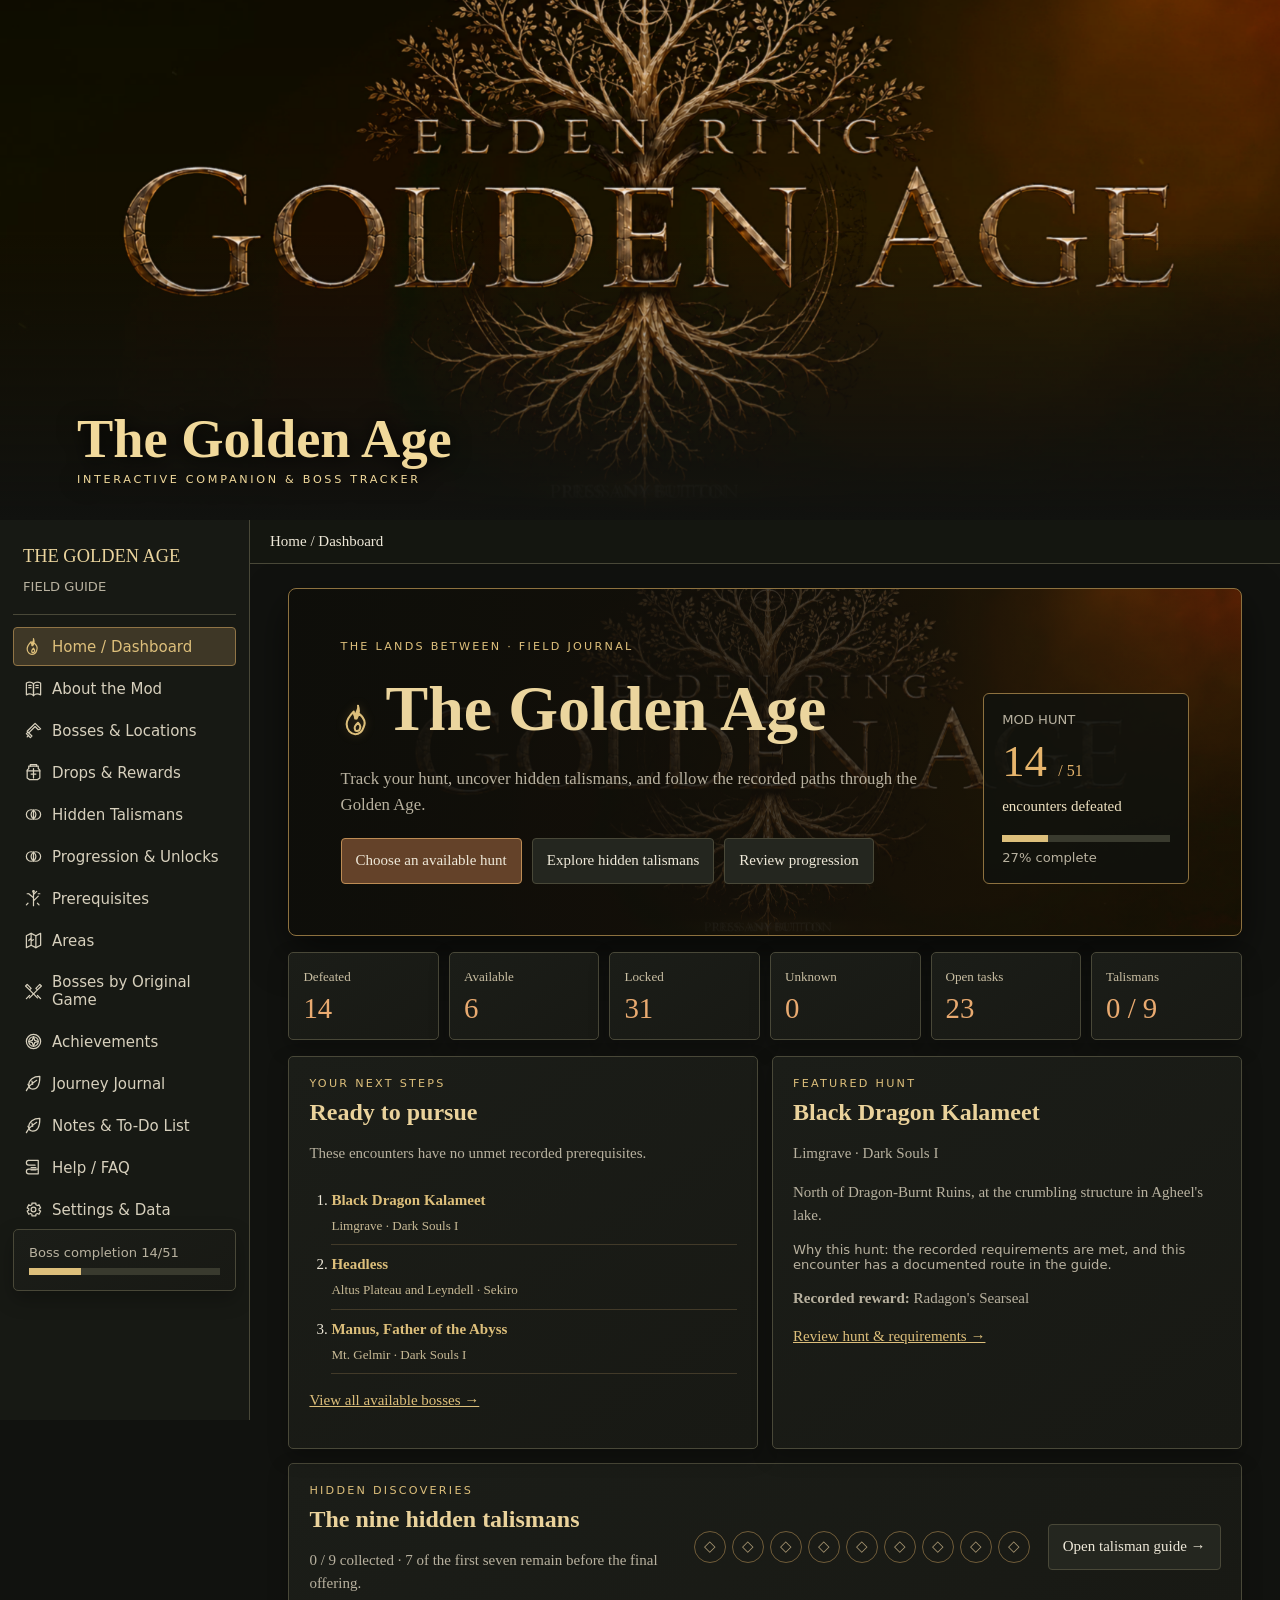
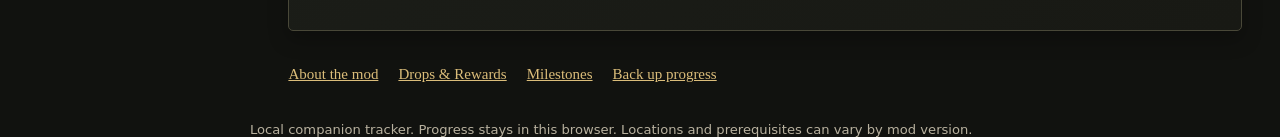
<file: index.html>
<!doctype html>
<html lang="en">
<head>
  <meta charset="utf-8">
  <meta name="viewport" content="width=device-width, initial-scale=1">
  <meta name="theme-color" content="#11120f">
  <title>Home / Dashboard — The Golden Age</title>
  <link rel="stylesheet" href="app.css">
</head>
<body data-page="home">
  <div class="hero">
    <div class="art" id="art"></div>
    <h1>The Golden Age<small>Interactive companion & boss tracker</small></h1>
  </div>
  <div class="layout">
    <aside id="side">
      <div class="brand">THE GOLDEN AGE<br><span class="small">FIELD GUIDE</span></div>
      <nav id="nav"></nav>
      <div class="panel small" id="progress"></div>
    </aside>
    <div class="overlay" id="overlay"></div>
    <div class="main">
      <div class="top">
        <button class="hamb" id="hamb">☰</button>
        <span id="pageLabel">Home / Dashboard</span>
      </div>
      <main class="content" id="view"></main>
      <footer class="small">Local companion tracker. Progress stays in this browser. Locations and prerequisites can vary by mod version.</footer>
    </div>
  </div>
  <script src="bosses-data.js"></script>
  <script src="app.js"></script>
  <script src="rewards-data.js"></script>
  <script src="talisman-data.js"></script>
  <script src="extras.js"></script>
</body>
</html>
</file>
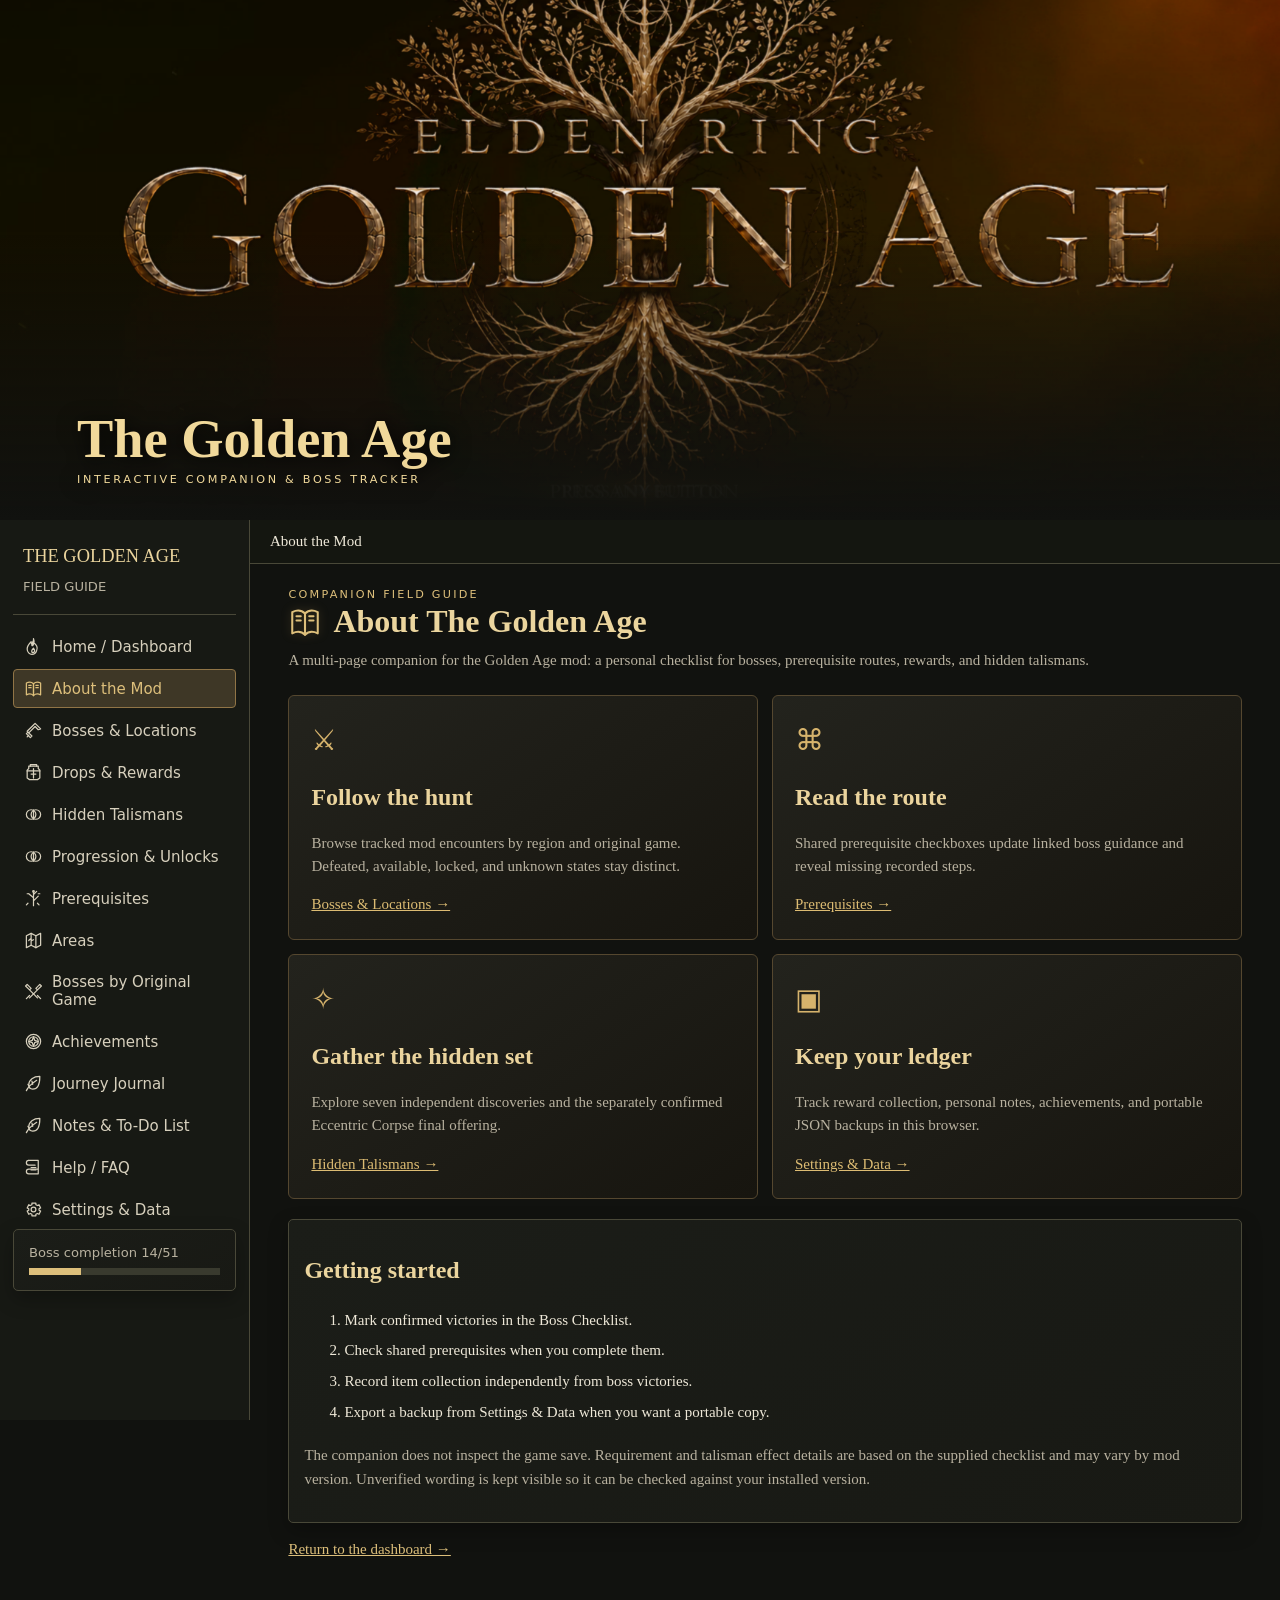
<file: about.html>
<!doctype html>
<html lang="en">
<head>
  <meta charset="utf-8">
  <meta name="viewport" content="width=device-width, initial-scale=1">
  <meta name="theme-color" content="#11120f">
  <title>About the Mod — The Golden Age</title>
  <link rel="stylesheet" href="app.css">
</head>
<body data-page="about">
  <div class="hero">
    <div class="art" id="art"></div>
    <h1>The Golden Age<small>Interactive companion & boss tracker</small></h1>
  </div>
  <div class="layout">
    <aside id="side">
      <div class="brand">THE GOLDEN AGE<br><span class="small">FIELD GUIDE</span></div>
      <nav id="nav"></nav>
      <div class="panel small" id="progress"></div>
    </aside>
    <div class="overlay" id="overlay"></div>
    <div class="main">
      <div class="top">
        <button class="hamb" id="hamb">☰</button>
        <span id="pageLabel">About the Mod</span>
      </div>
      <main class="content" id="view"></main>
      <footer class="small">Local companion tracker. Progress stays in this browser. Locations and prerequisites can vary by mod version.</footer>
    </div>
  </div>
  <script src="bosses-data.js"></script>
  <script src="app.js"></script>
  <script src="rewards-data.js"></script>
  <script src="talisman-data.js"></script>
  <script src="extras.js"></script>
</body>
</html>
</file>
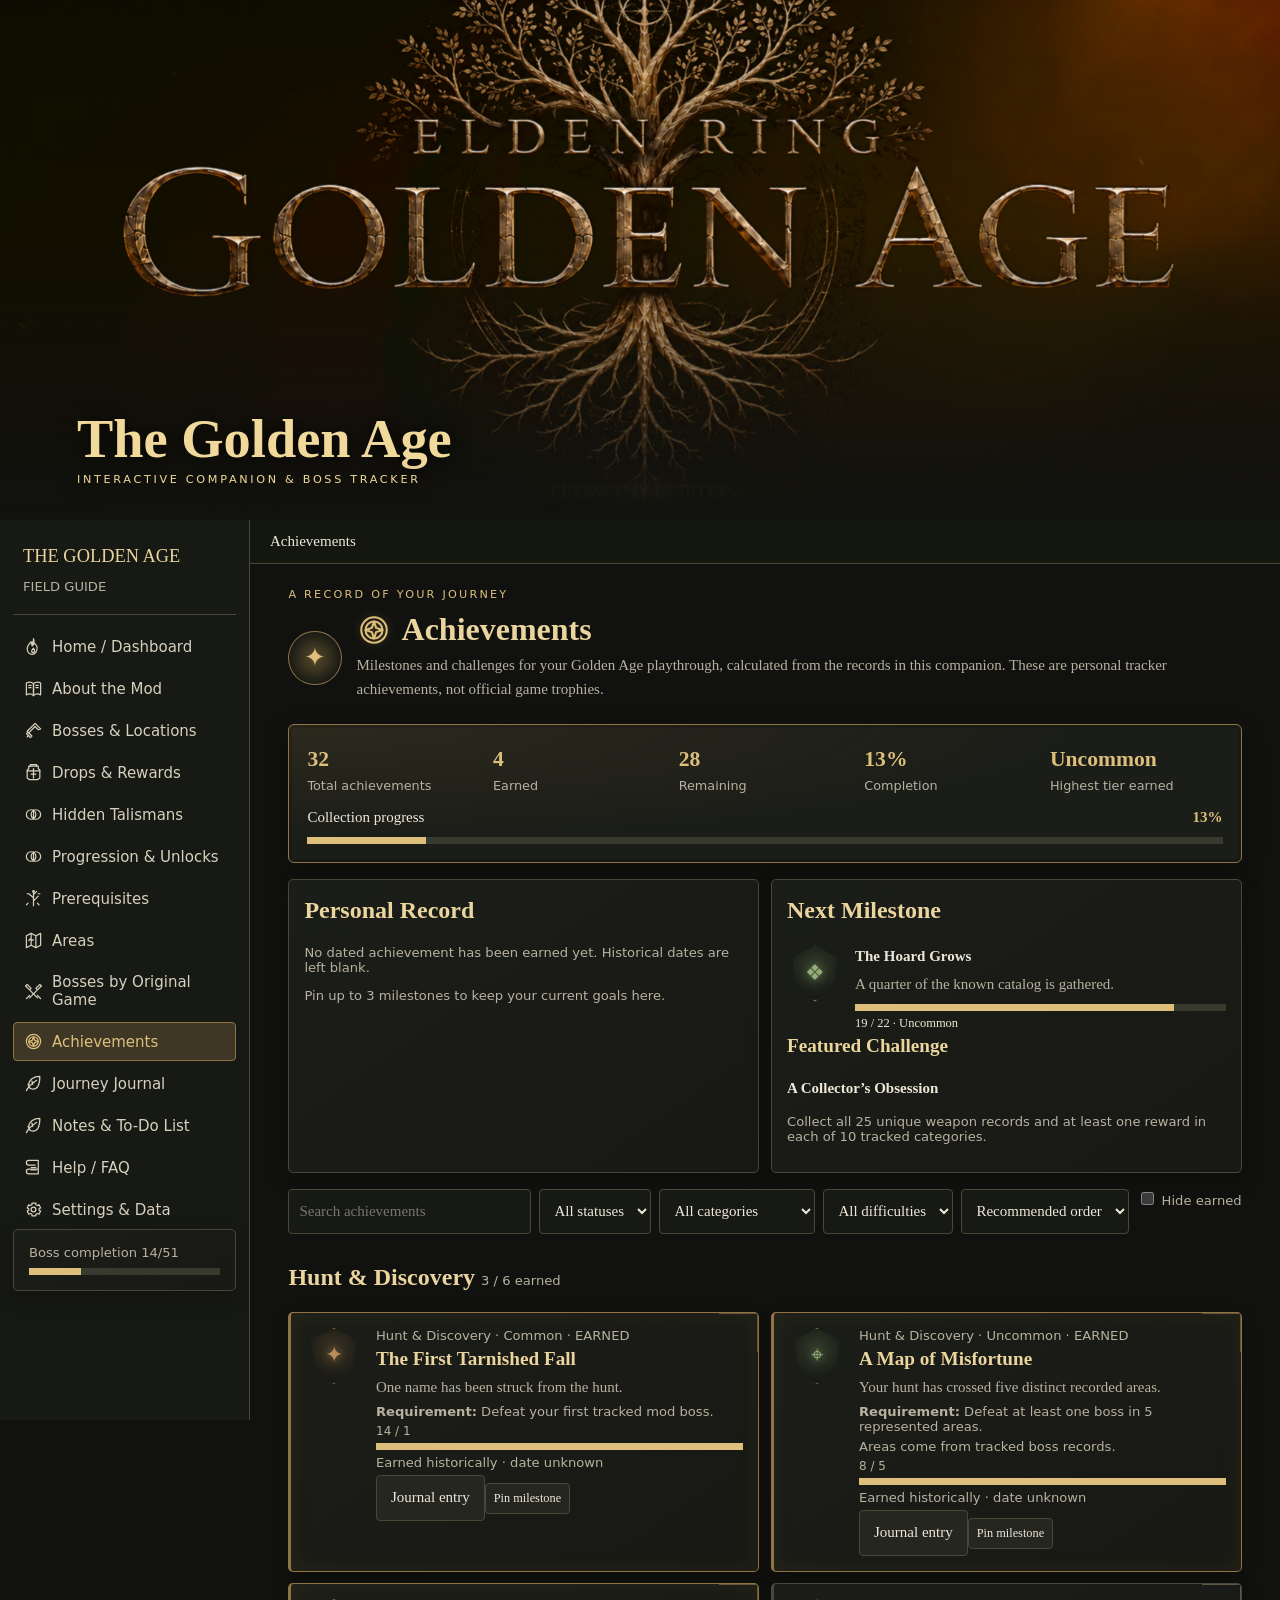
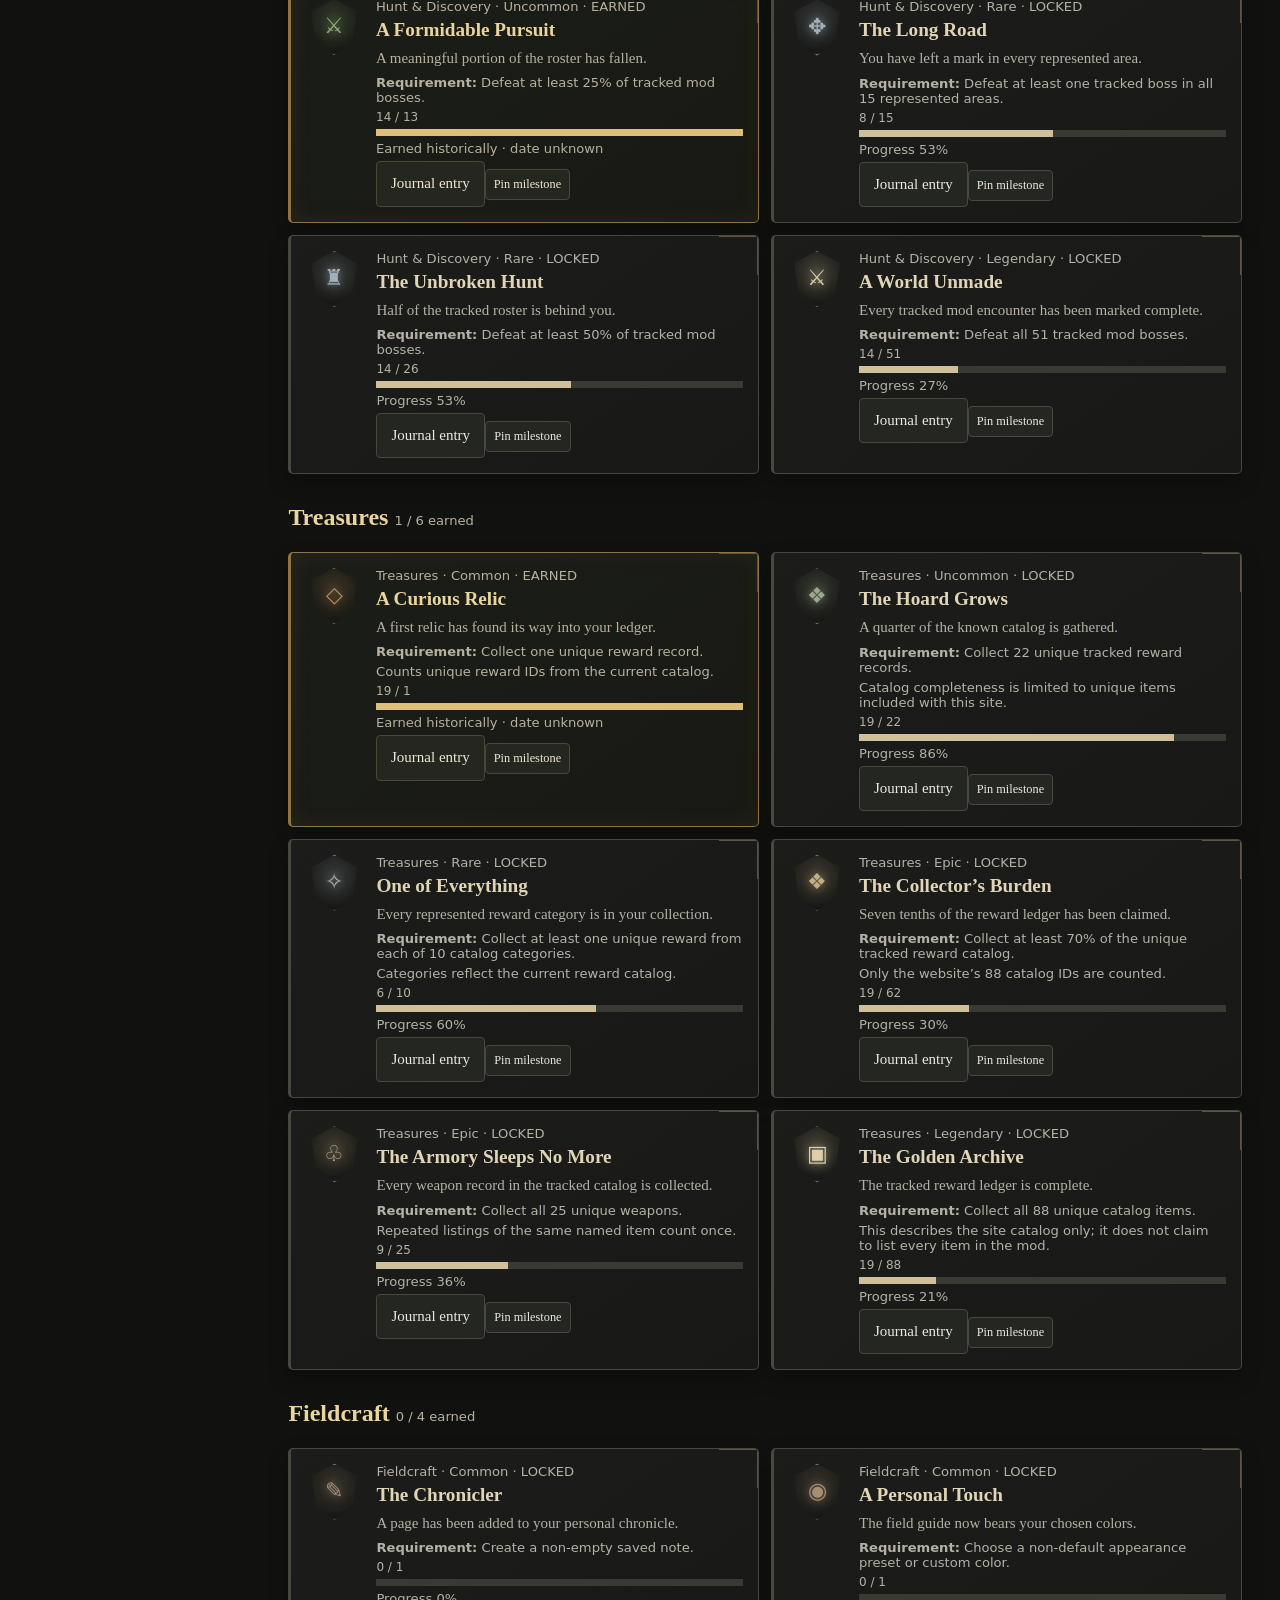
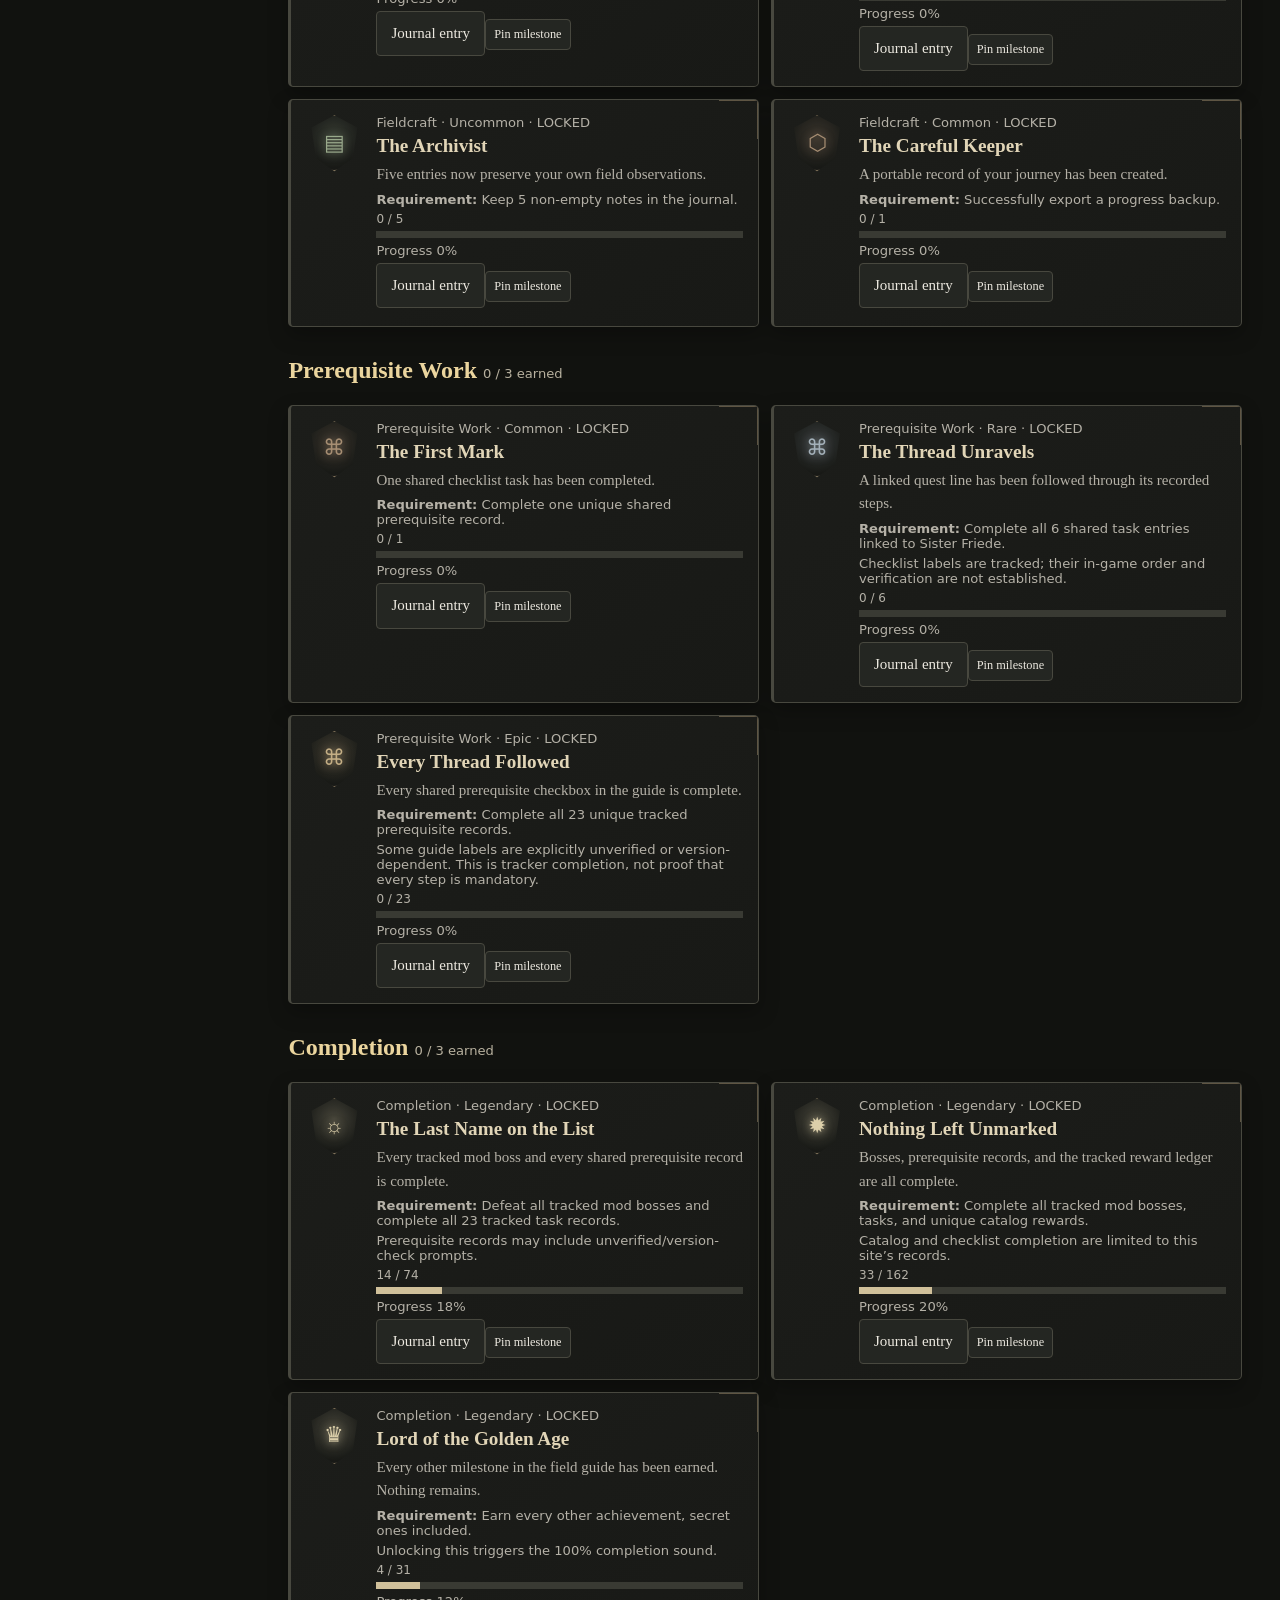
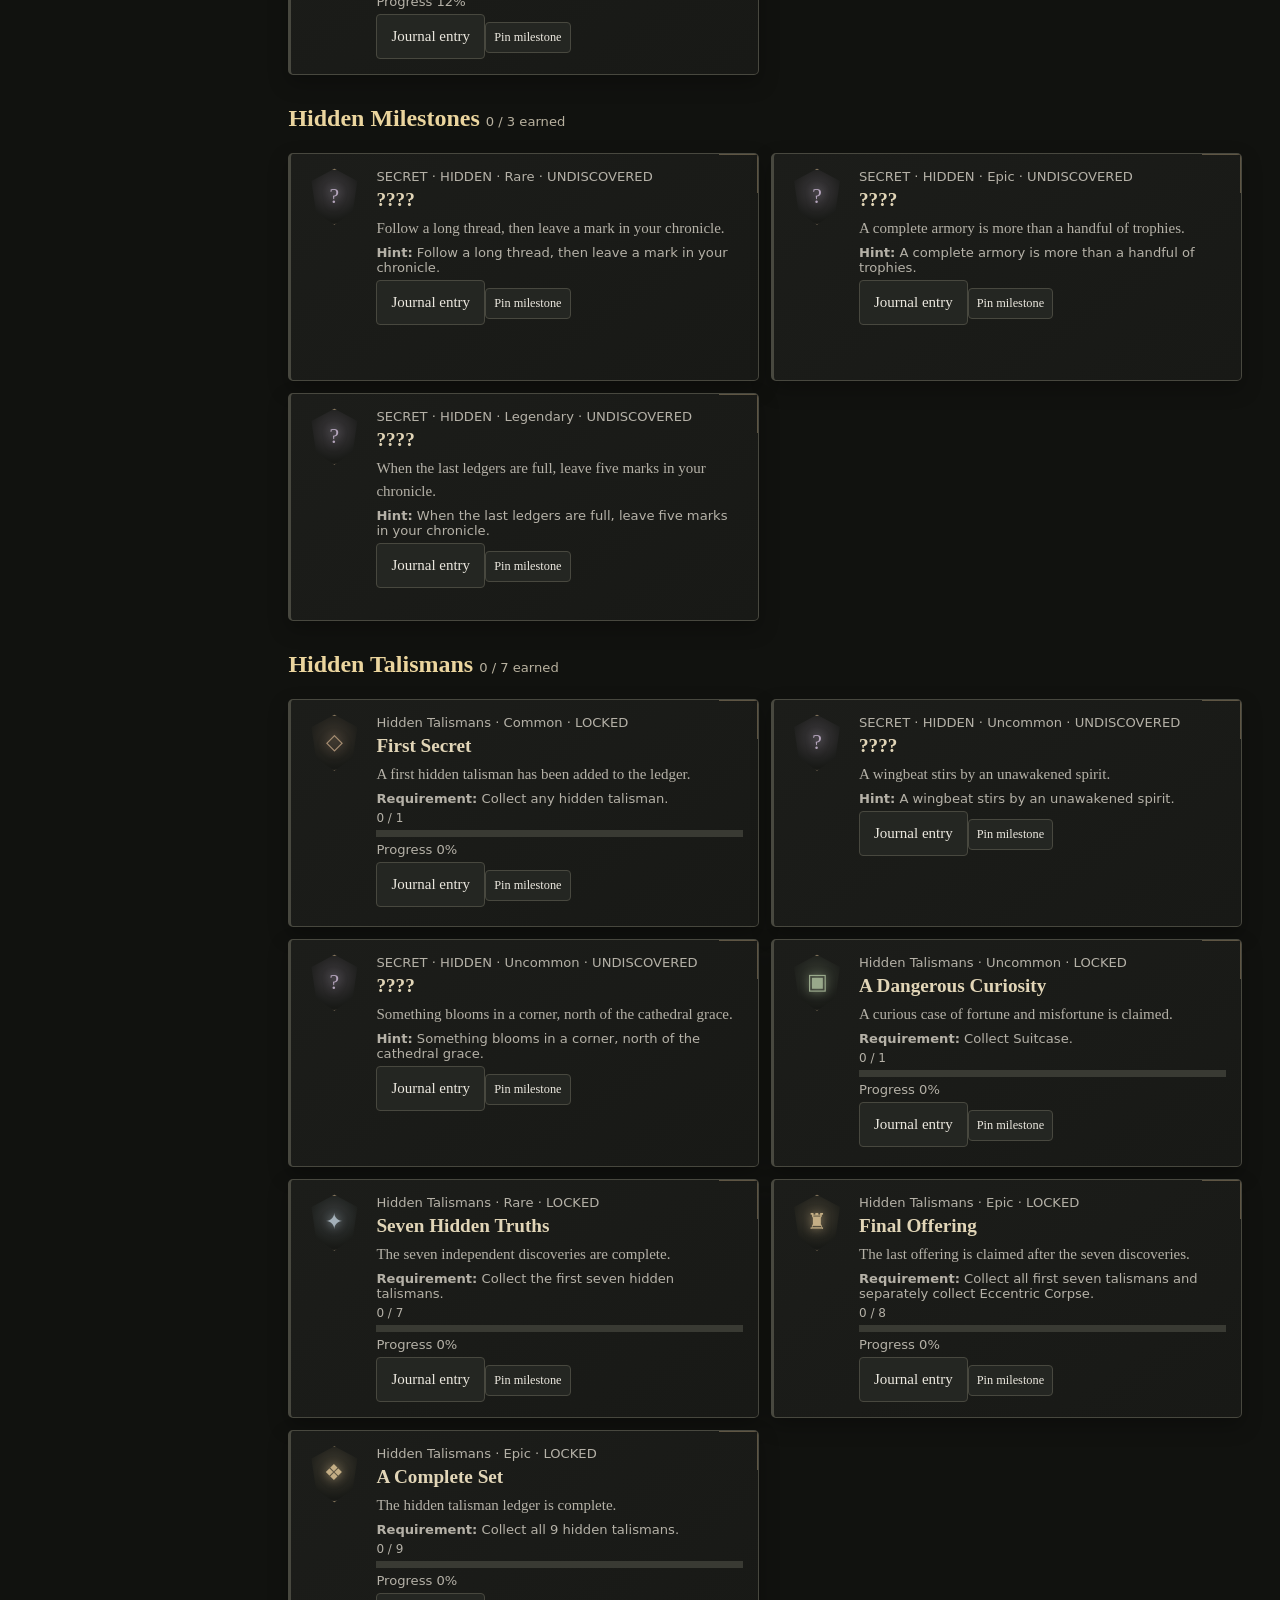
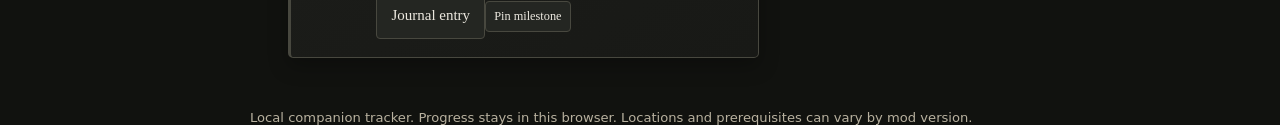
<file: achievements.html>
<!doctype html>
<html lang="en">
<head>
  <meta charset="utf-8">
  <meta name="viewport" content="width=device-width, initial-scale=1">
  <meta name="theme-color" content="#11120f">
  <title>Achievements — The Golden Age</title>
  <link rel="stylesheet" href="app.css">
</head>
<body data-page="achievements">
  <div class="hero">
    <div class="art" id="art"></div>
    <h1>The Golden Age<small>Interactive companion & boss tracker</small></h1>
  </div>
  <div class="layout">
    <aside id="side">
      <div class="brand">THE GOLDEN AGE<br><span class="small">FIELD GUIDE</span></div>
      <nav id="nav"></nav>
      <div class="panel small" id="progress"></div>
    </aside>
    <div class="overlay" id="overlay"></div>
    <div class="main">
      <div class="top">
        <button class="hamb" id="hamb">☰</button>
        <span id="pageLabel">Achievements</span>
      </div>
      <main class="content" id="view"></main>
      <footer class="small">Local companion tracker. Progress stays in this browser. Locations and prerequisites can vary by mod version.</footer>
    </div>
  </div>
  <script src="bosses-data.js"></script>
  <script src="app.js"></script>
  <script src="rewards-data.js"></script>
  <script src="talisman-data.js"></script>
  <script src="extras.js"></script>
</body>
</html>
</file>
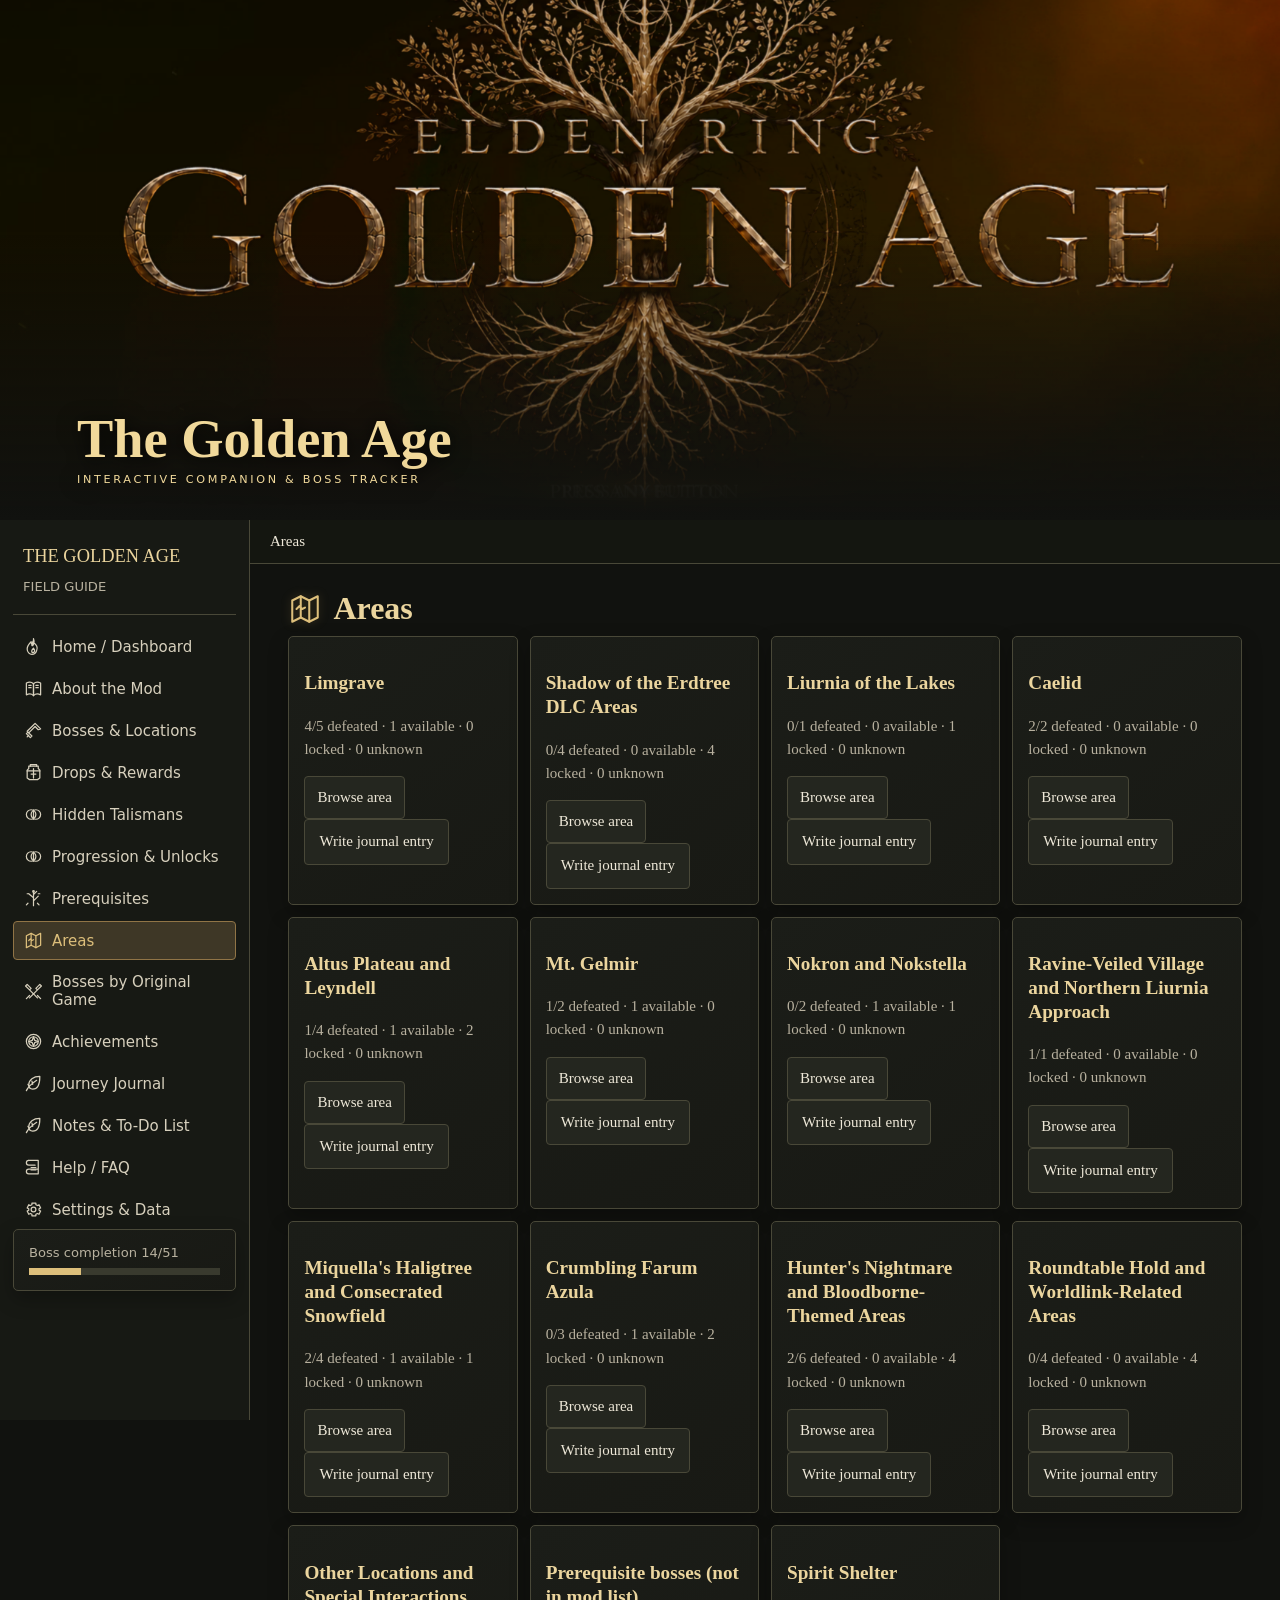
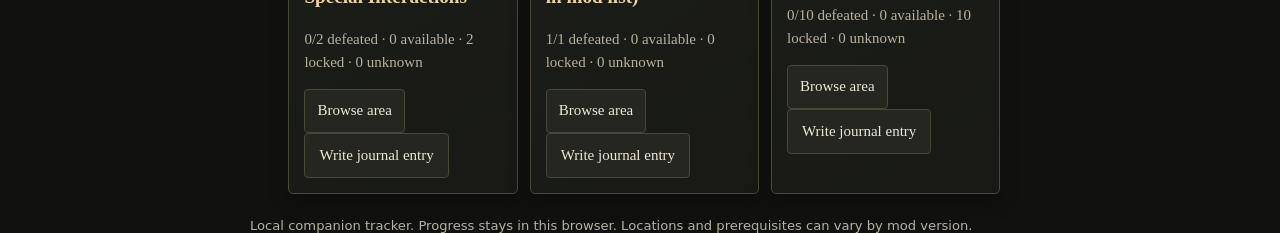
<file: areas.html>
<!doctype html>
<html lang="en">
<head>
  <meta charset="utf-8">
  <meta name="viewport" content="width=device-width, initial-scale=1">
  <meta name="theme-color" content="#11120f">
  <title>Areas — The Golden Age</title>
  <link rel="stylesheet" href="app.css">
</head>
<body data-page="areas">
  <div class="hero">
    <div class="art" id="art"></div>
    <h1>The Golden Age<small>Interactive companion & boss tracker</small></h1>
  </div>
  <div class="layout">
    <aside id="side">
      <div class="brand">THE GOLDEN AGE<br><span class="small">FIELD GUIDE</span></div>
      <nav id="nav"></nav>
      <div class="panel small" id="progress"></div>
    </aside>
    <div class="overlay" id="overlay"></div>
    <div class="main">
      <div class="top">
        <button class="hamb" id="hamb">☰</button>
        <span id="pageLabel">Areas</span>
      </div>
      <main class="content" id="view"></main>
      <footer class="small">Local companion tracker. Progress stays in this browser. Locations and prerequisites can vary by mod version.</footer>
    </div>
  </div>
  <script src="bosses-data.js"></script>
  <script src="app.js"></script>
  <script src="rewards-data.js"></script>
  <script src="talisman-data.js"></script>
  <script src="extras.js"></script>
</body>
</html>
</file>
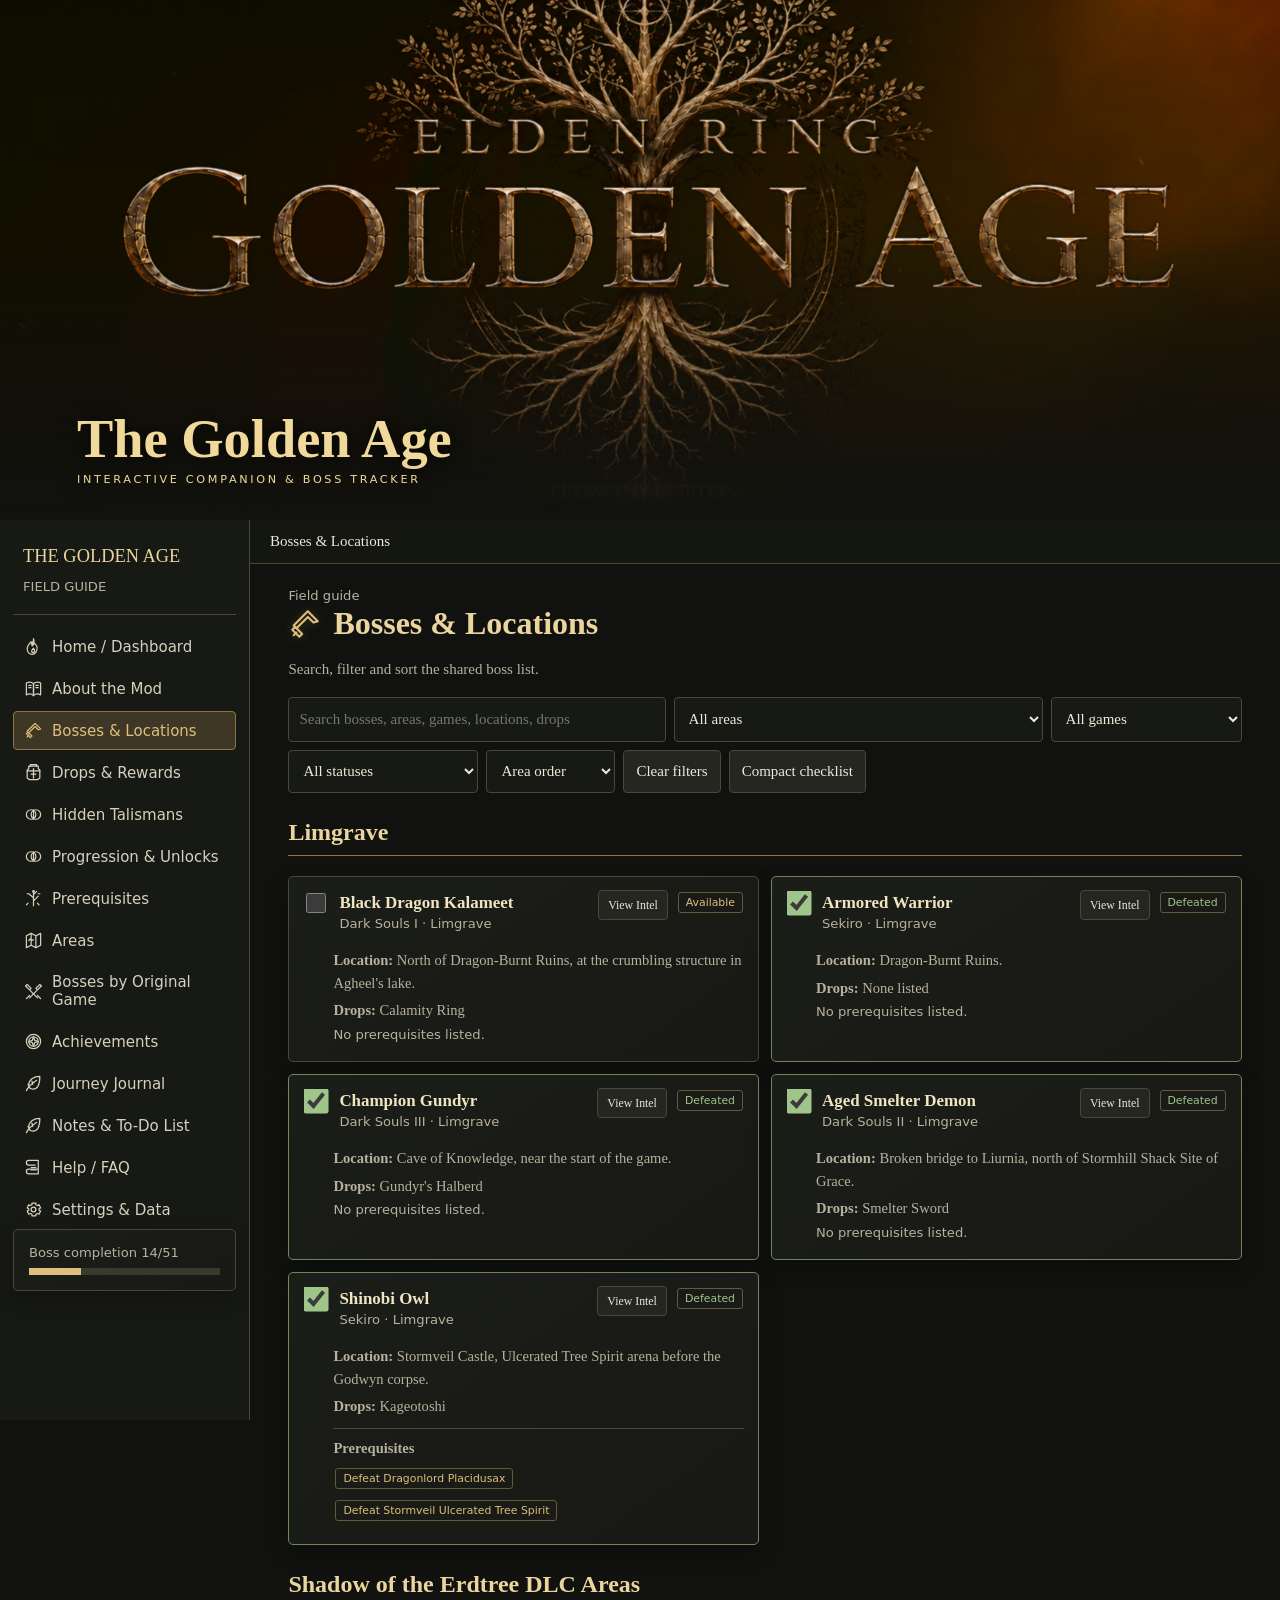
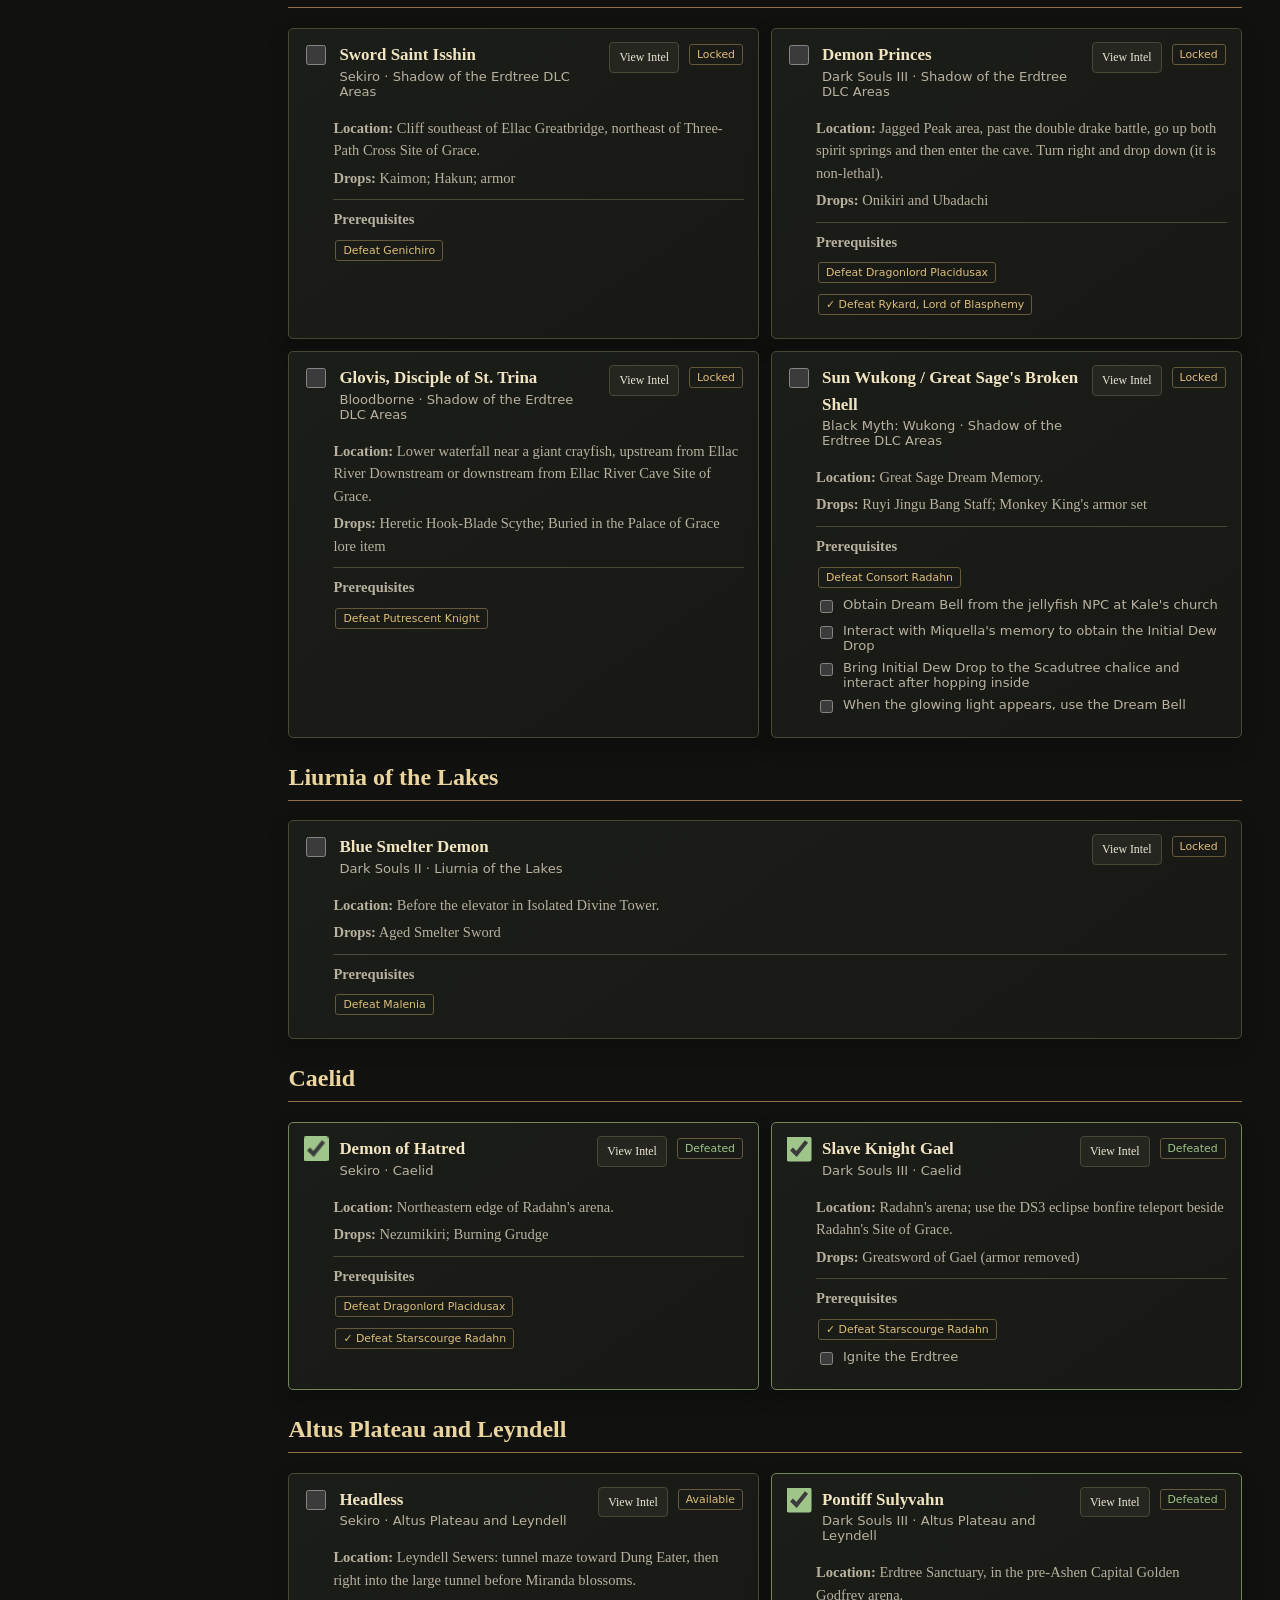
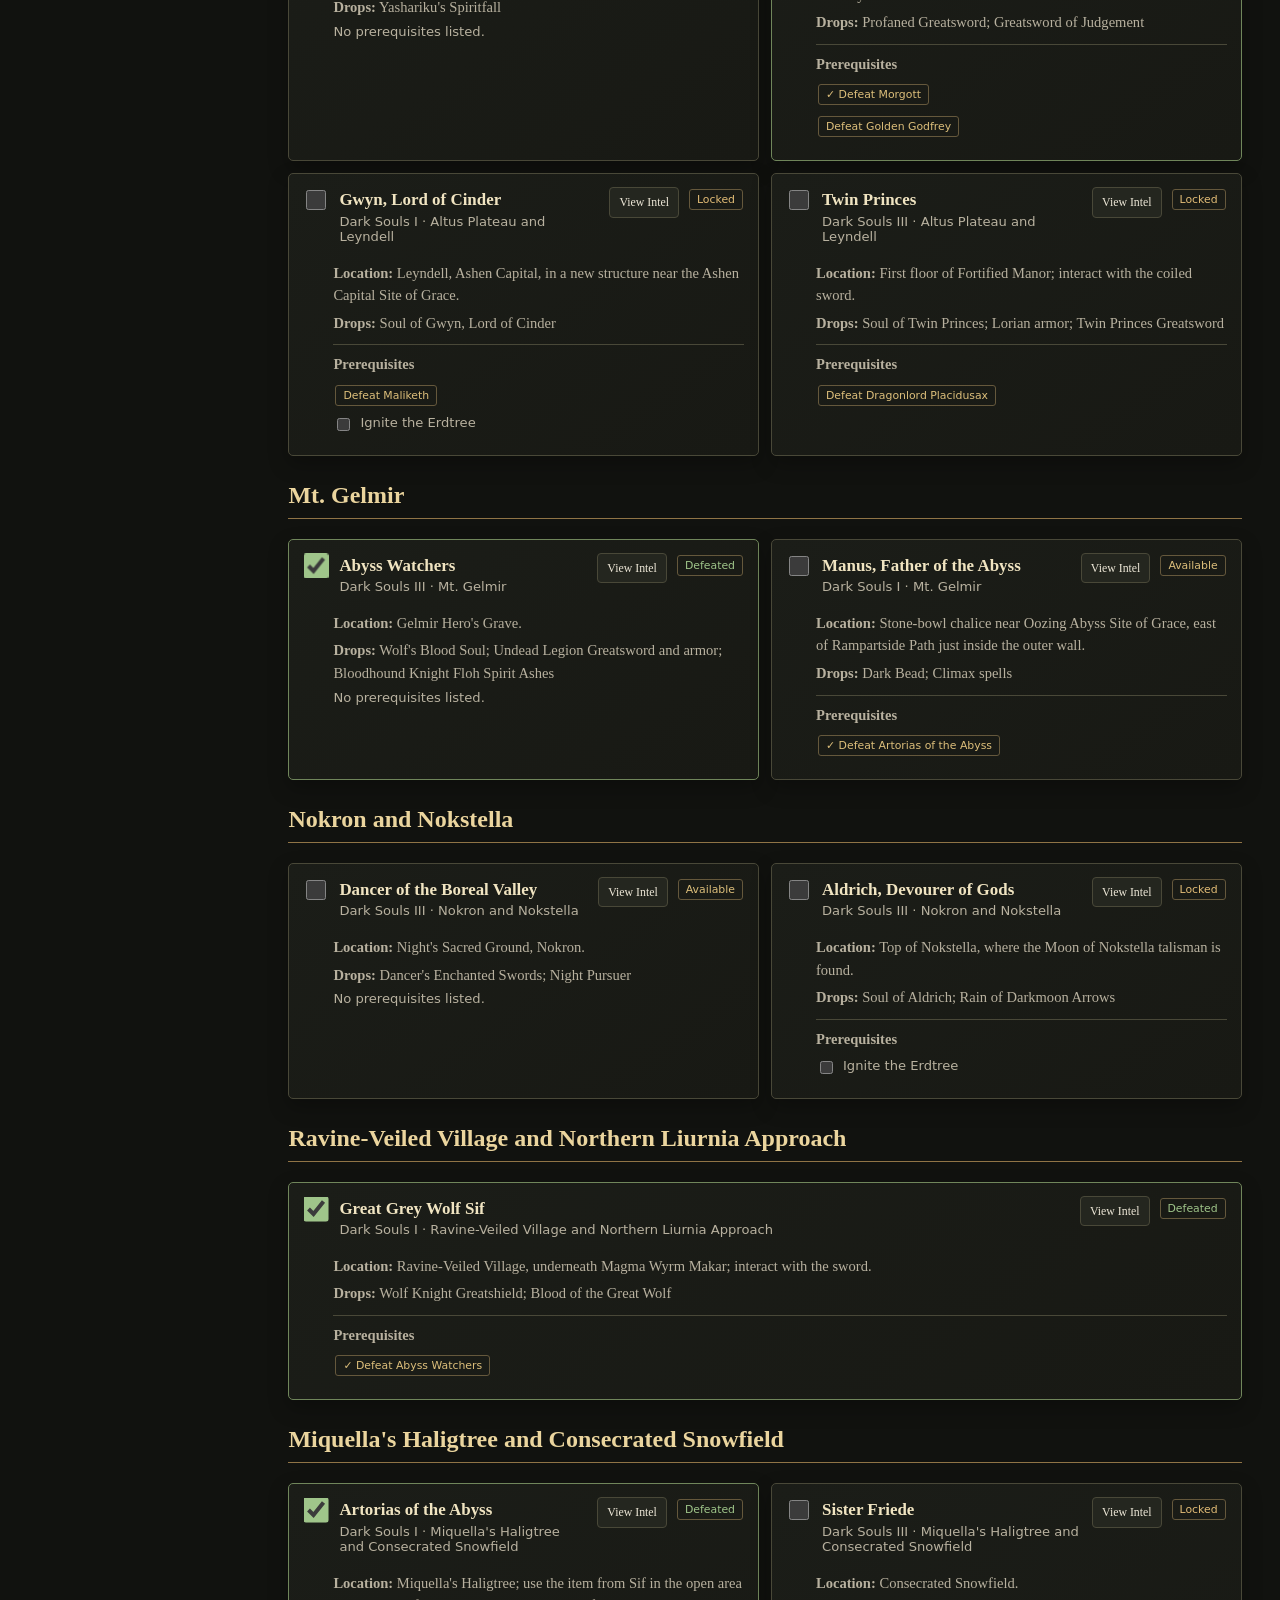
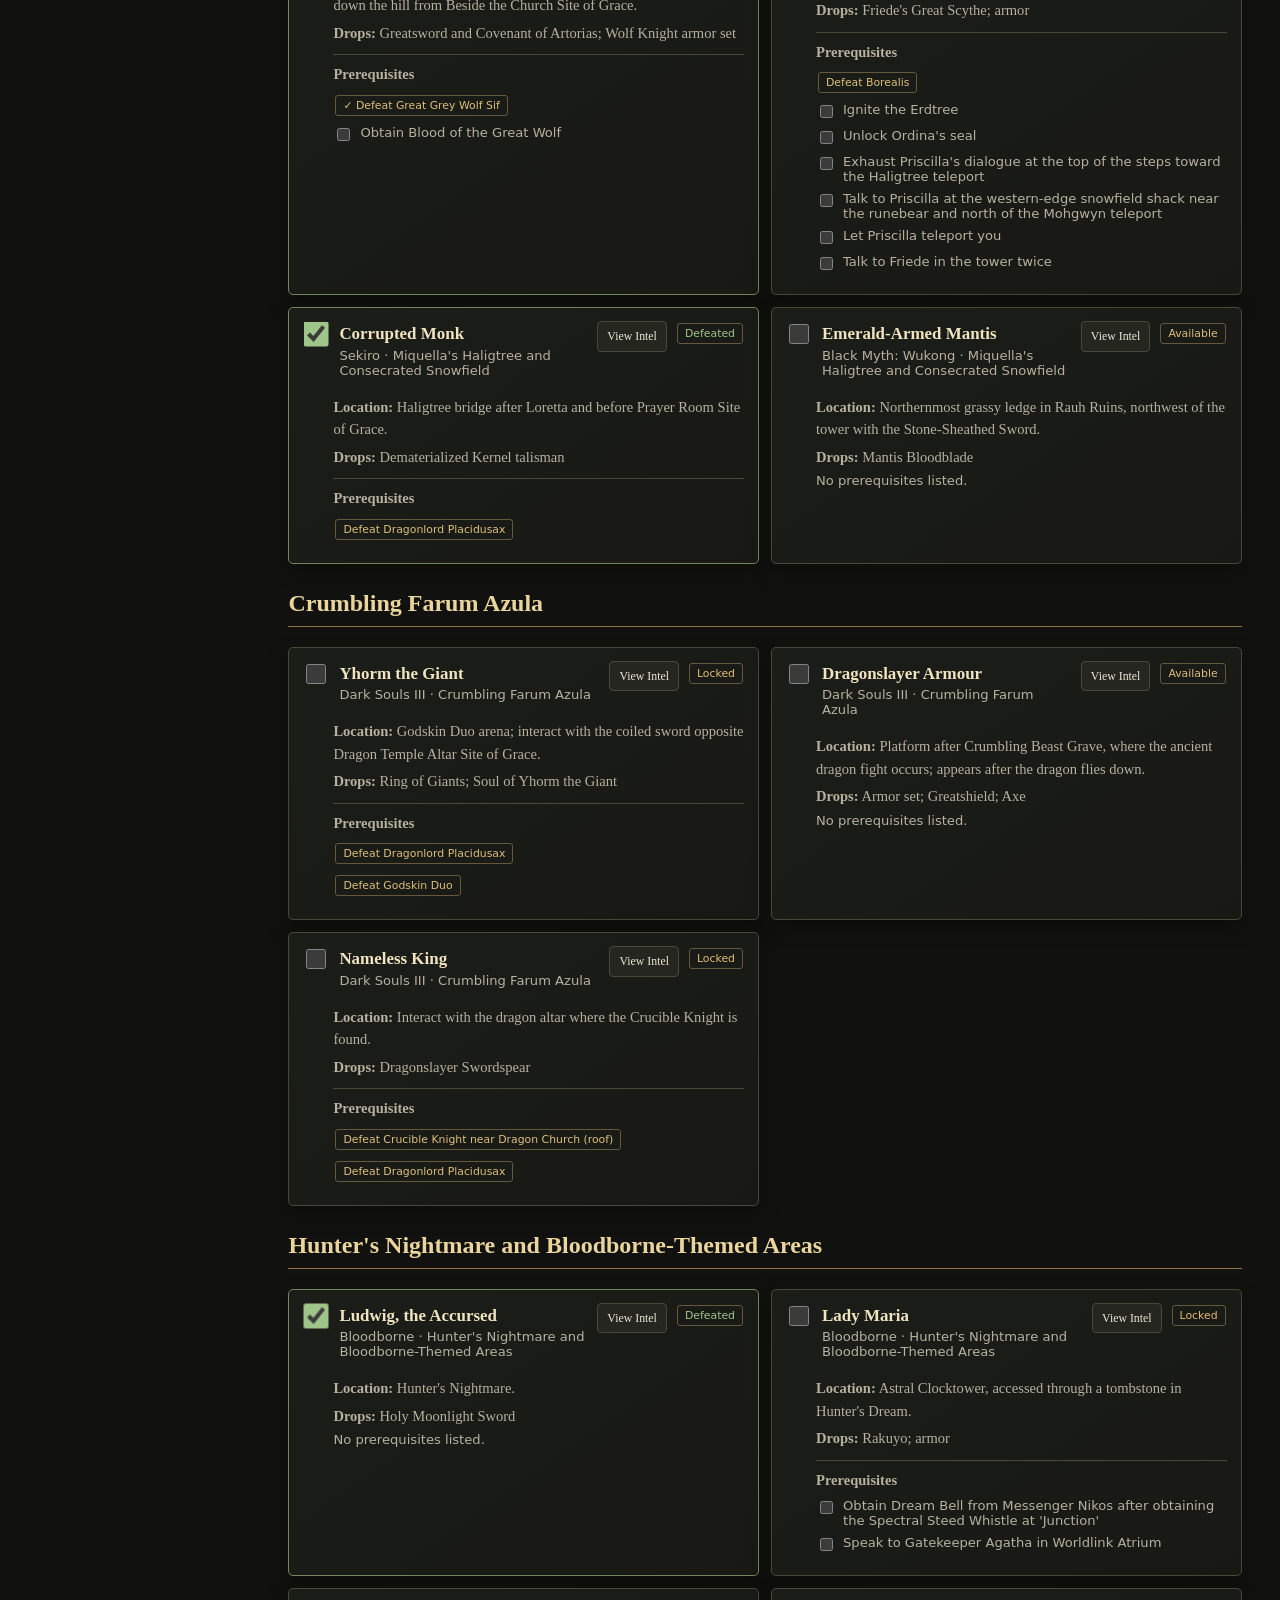
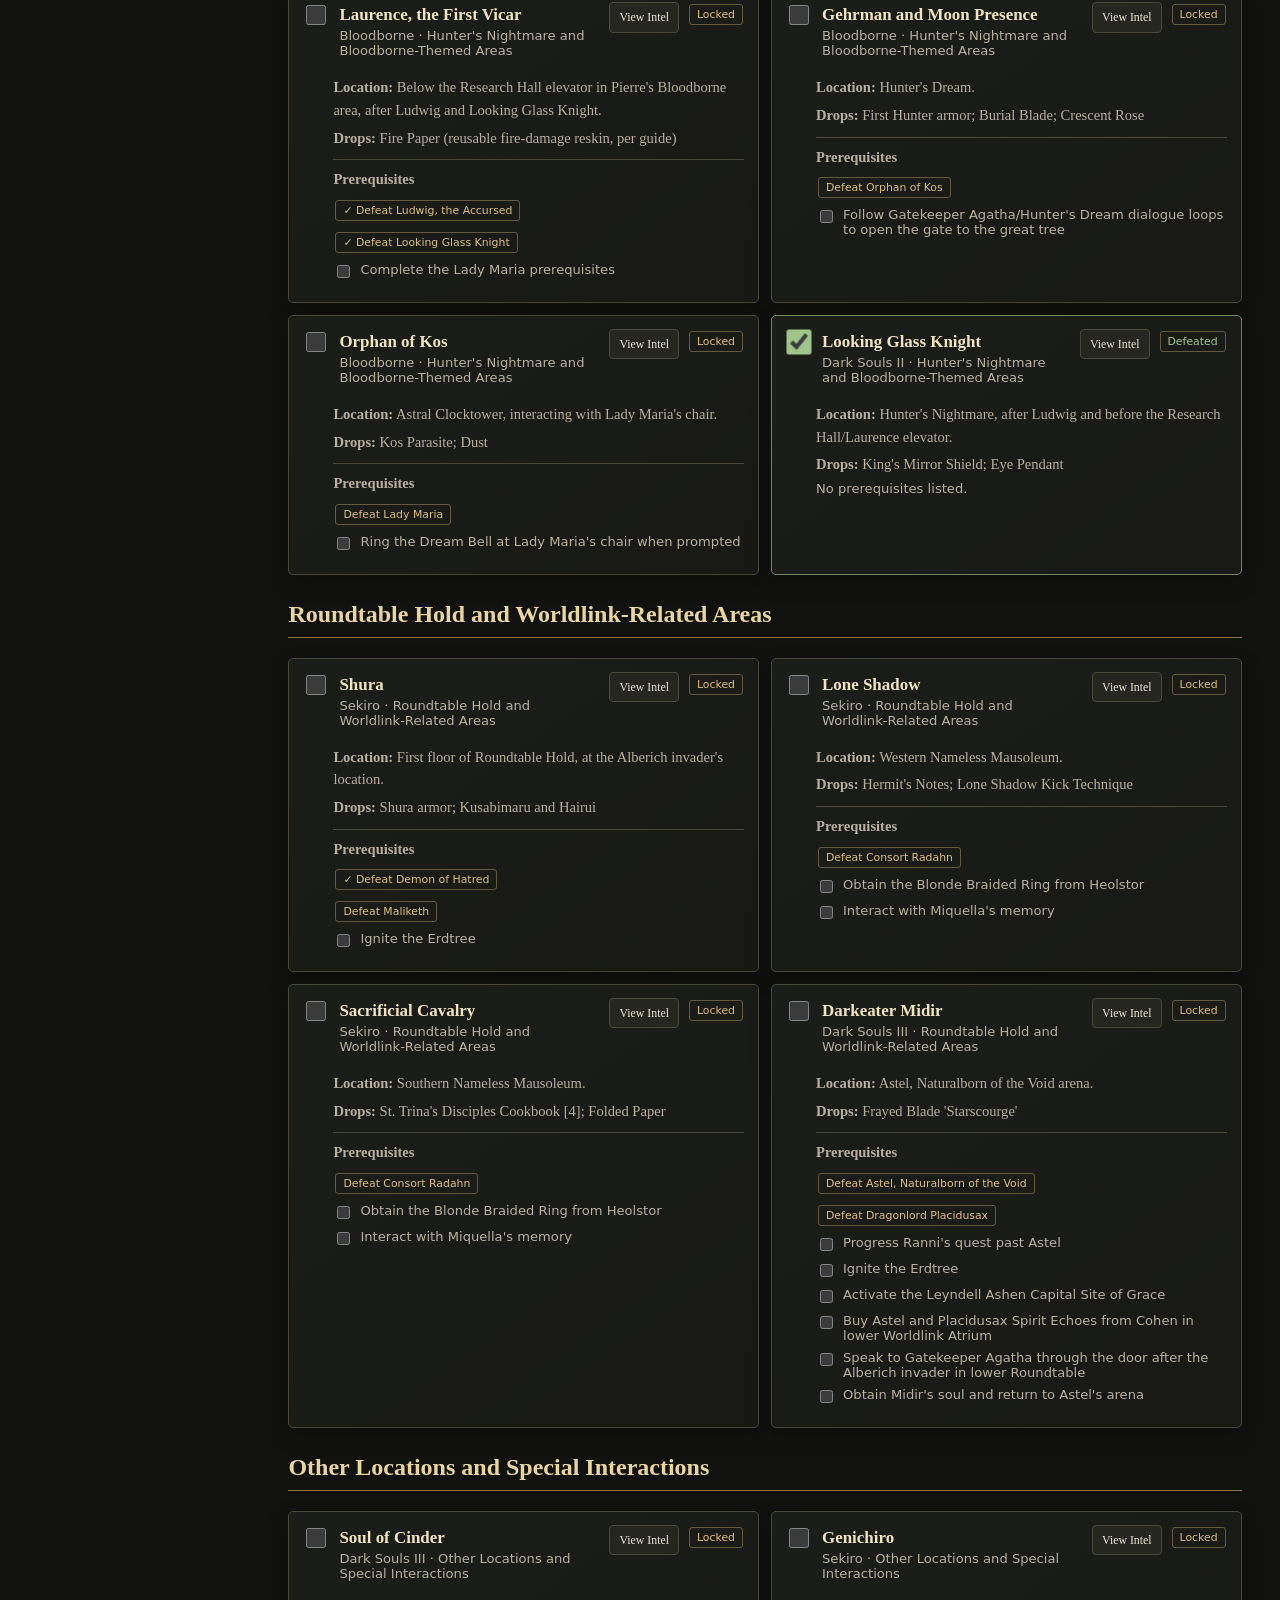
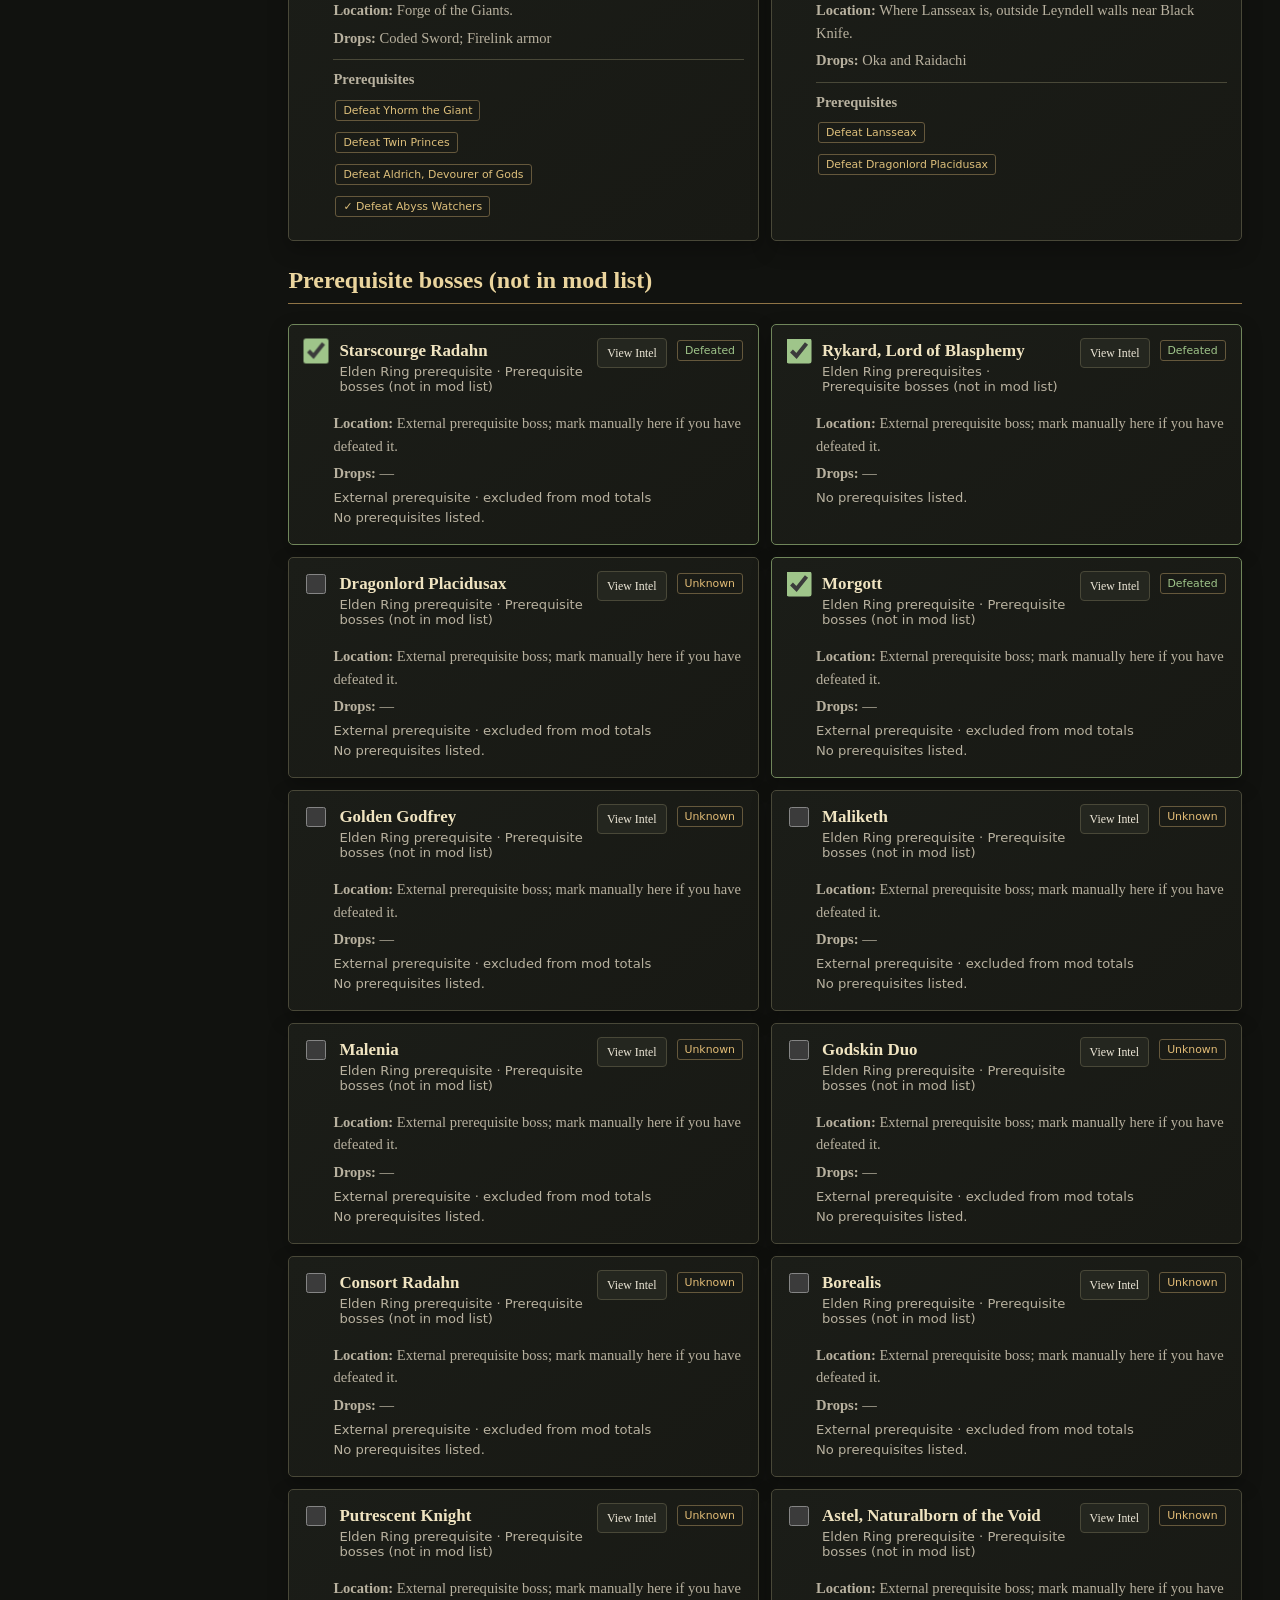
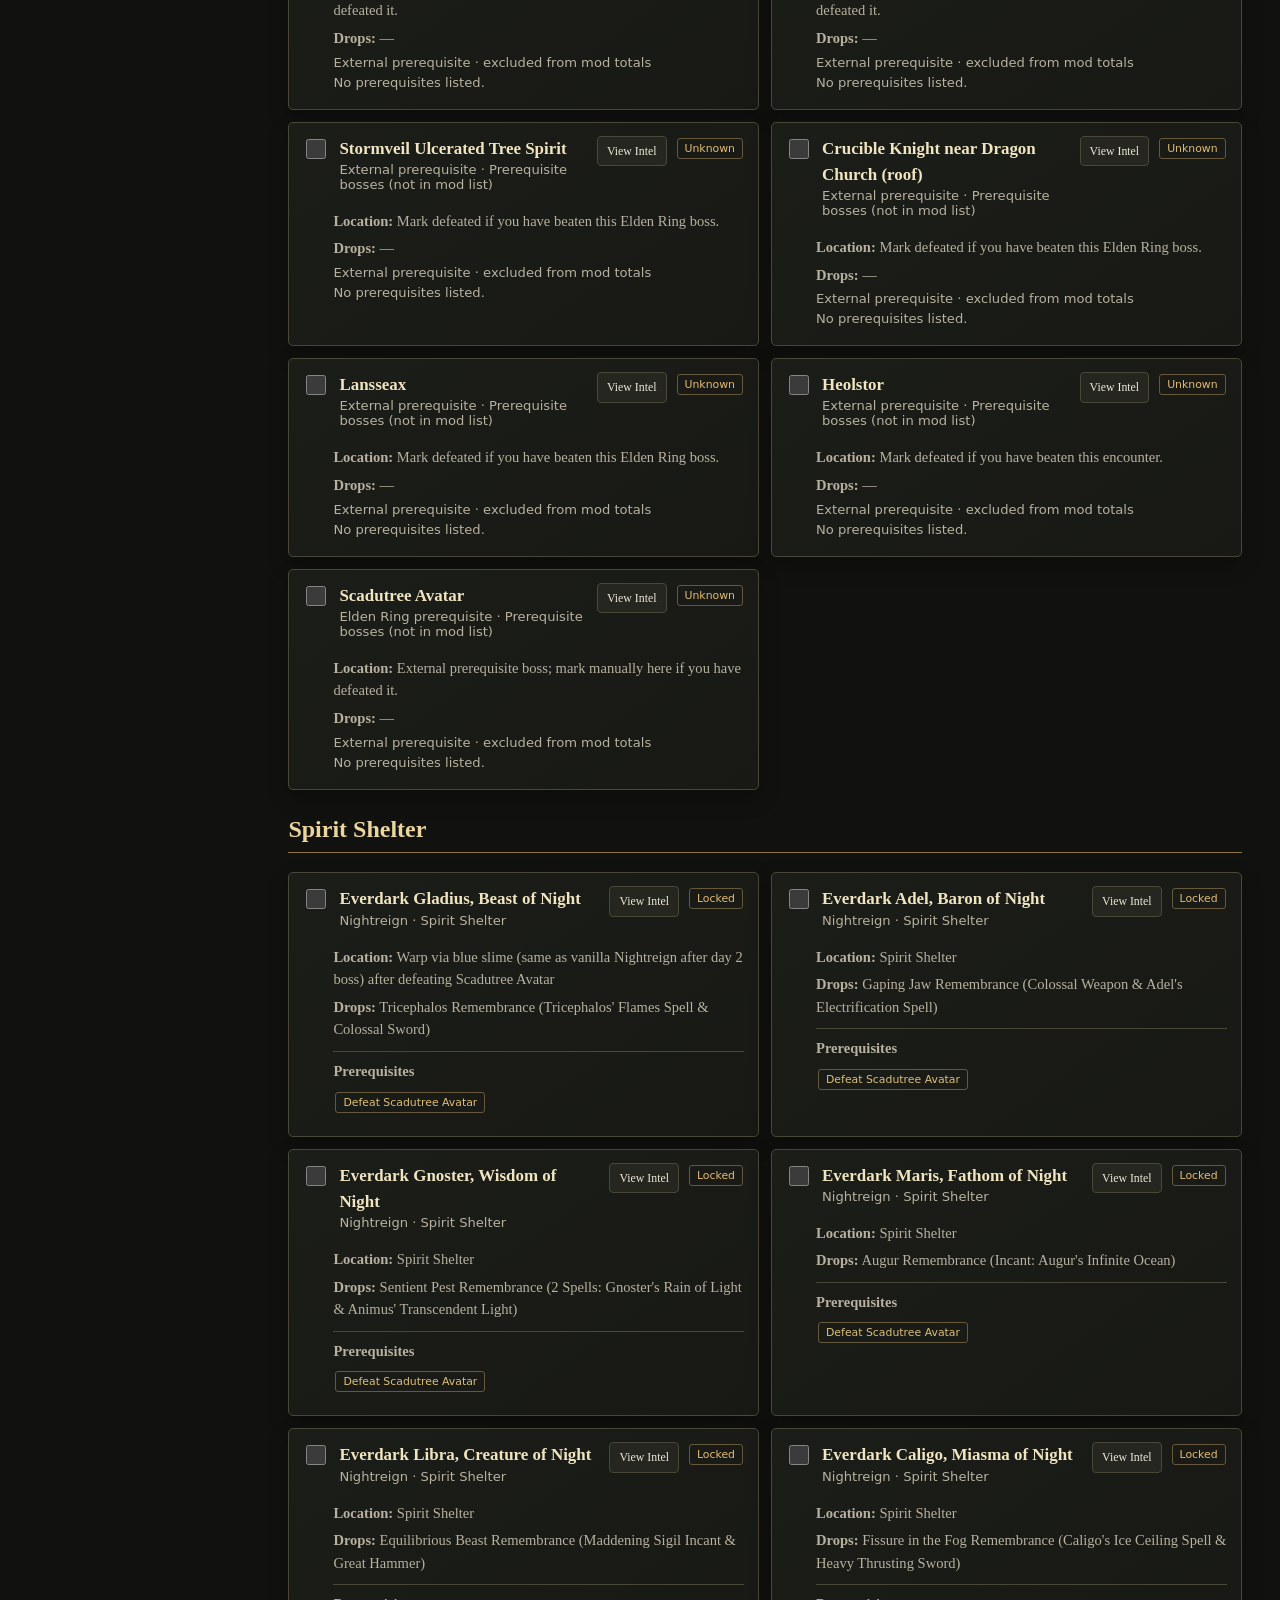
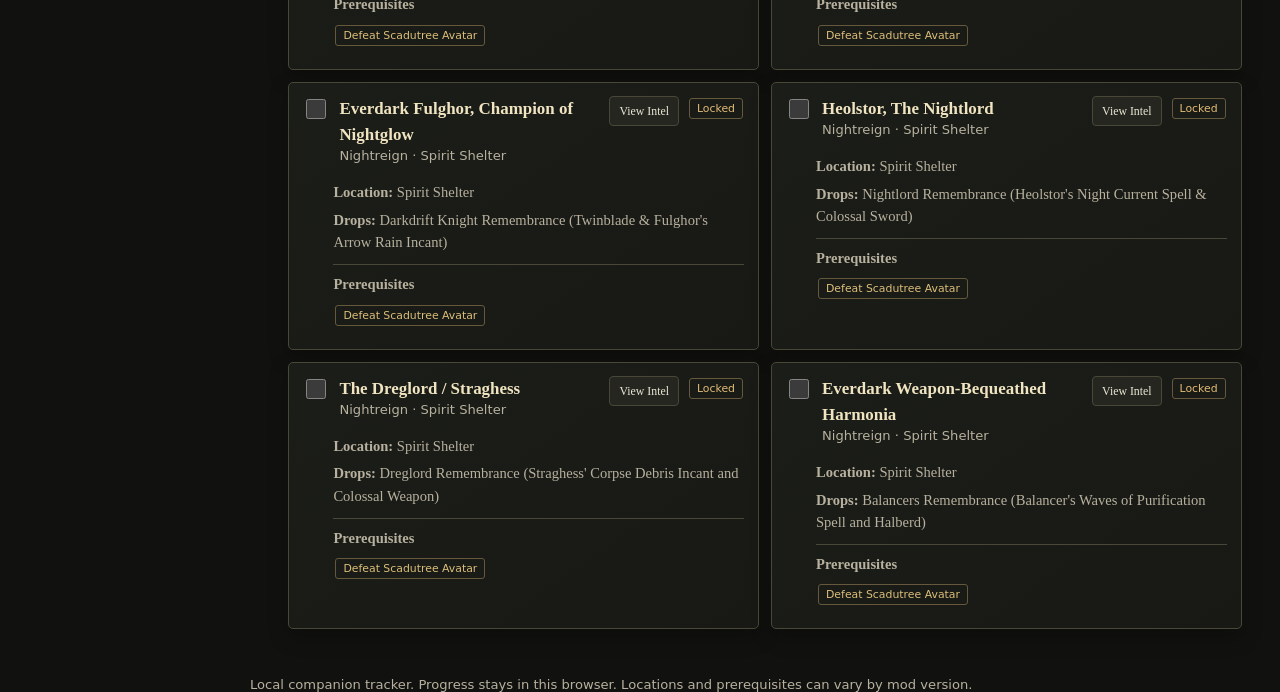
<file: bosses.html>
<!doctype html>
<html lang="en">
<head>
  <meta charset="utf-8">
  <meta name="viewport" content="width=device-width, initial-scale=1">
  <meta name="theme-color" content="#11120f">
  <title>Bosses & Locations — The Golden Age</title>
  <link rel="stylesheet" href="app.css">
</head>
<body data-page="bosses">
  <div class="hero">
    <div class="art" id="art"></div>
    <h1>The Golden Age<small>Interactive companion & boss tracker</small></h1>
  </div>
  <div class="layout">
    <aside id="side">
      <div class="brand">THE GOLDEN AGE<br><span class="small">FIELD GUIDE</span></div>
      <nav id="nav"></nav>
      <div class="panel small" id="progress"></div>
    </aside>
    <div class="overlay" id="overlay"></div>
    <div class="main">
      <div class="top">
        <button class="hamb" id="hamb">☰</button>
        <span id="pageLabel">Bosses & Locations</span>
      </div>
      <main class="content" id="view"></main>
      <footer class="small">Local companion tracker. Progress stays in this browser. Locations and prerequisites can vary by mod version.</footer>
    </div>
  </div>
  <script src="bosses-data.js"></script>
  <script src="app.js"></script>
  <script src="rewards-data.js"></script>
  <script src="talisman-data.js"></script>
  <script src="extras.js"></script>
</body>
</html>
</file>
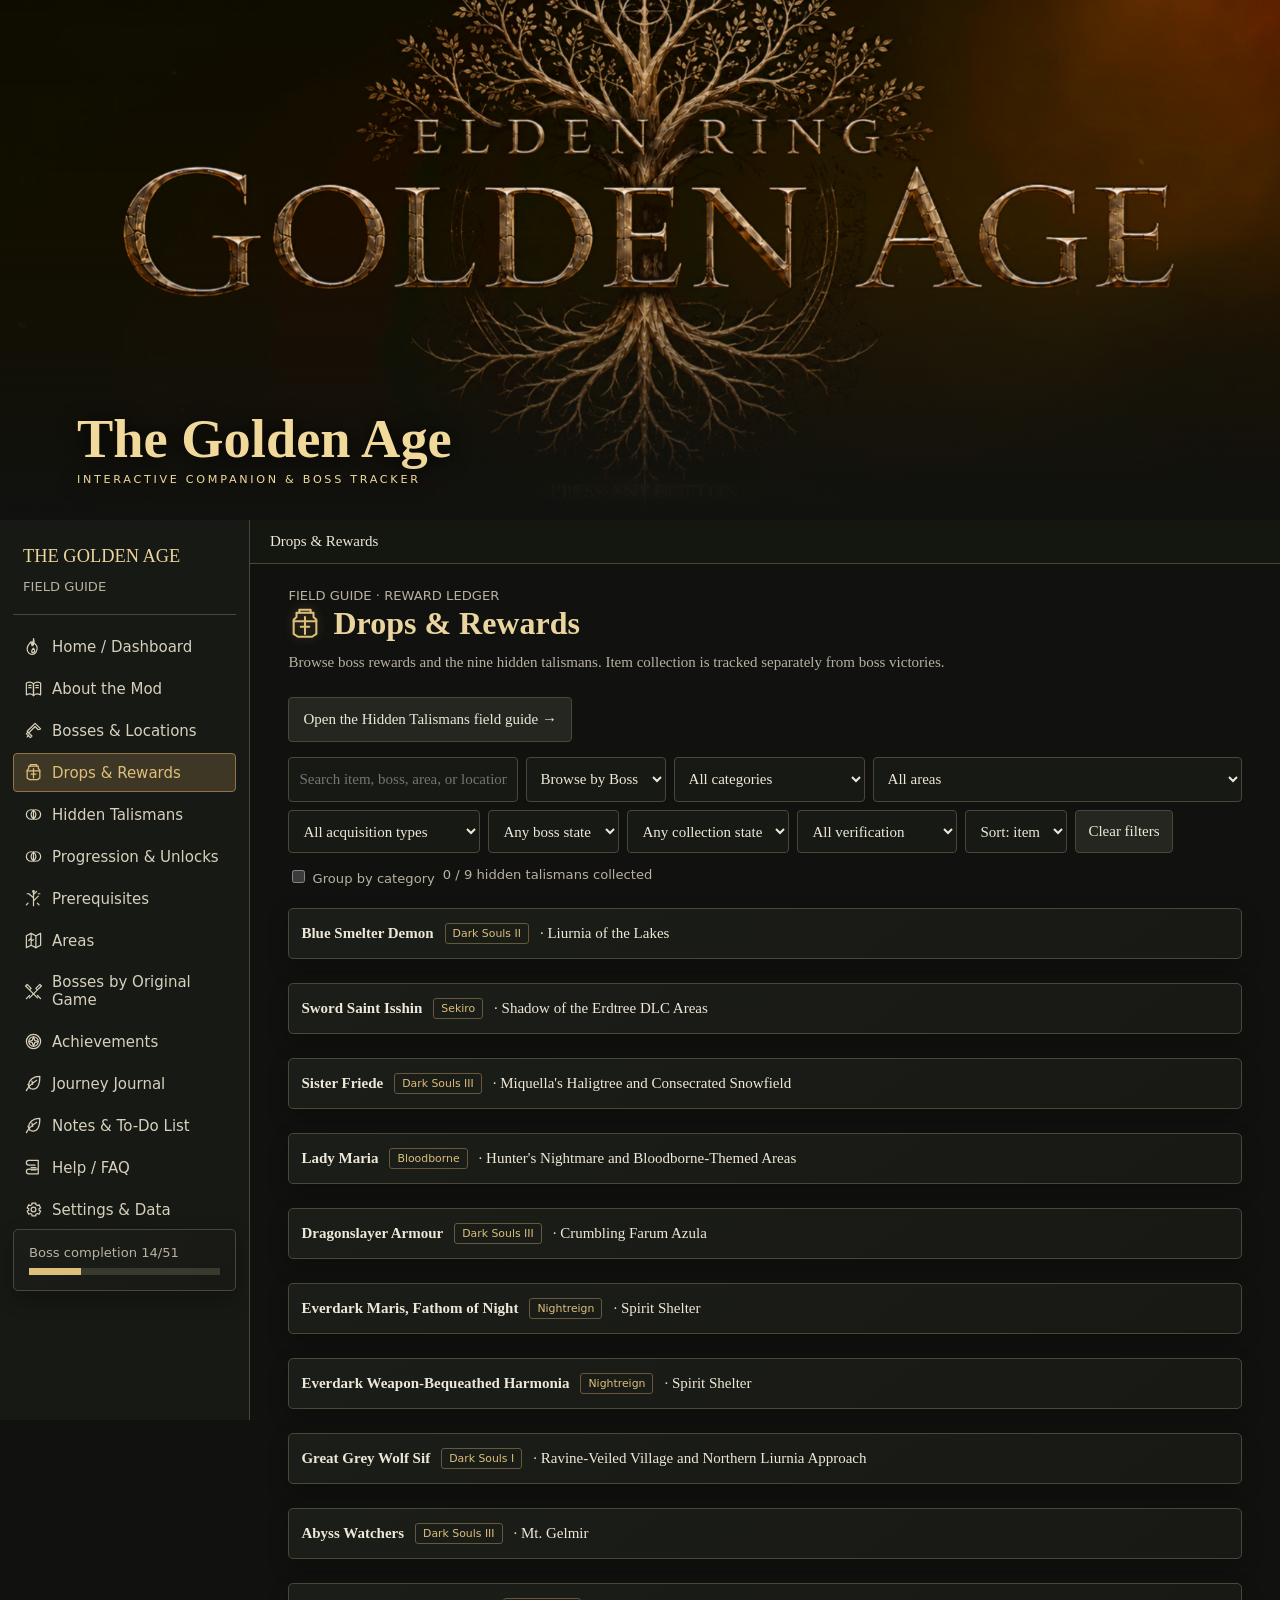
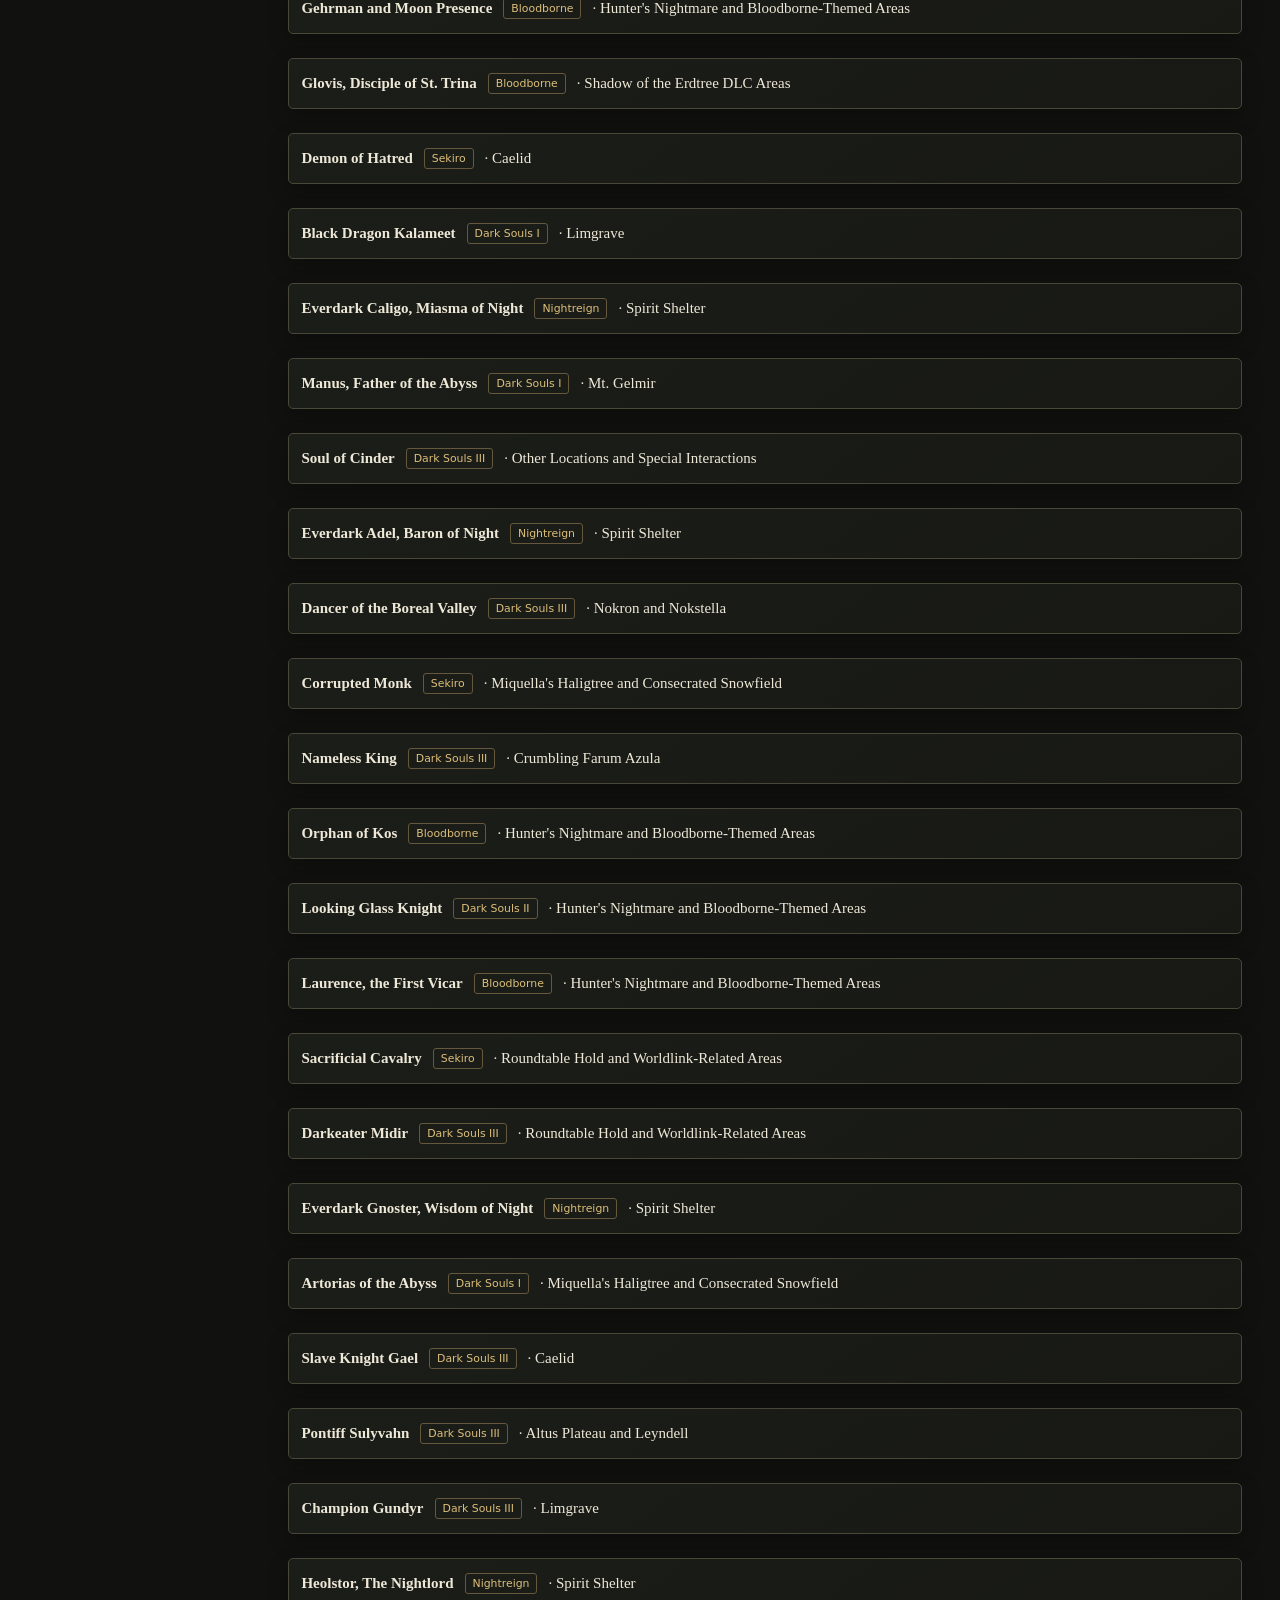
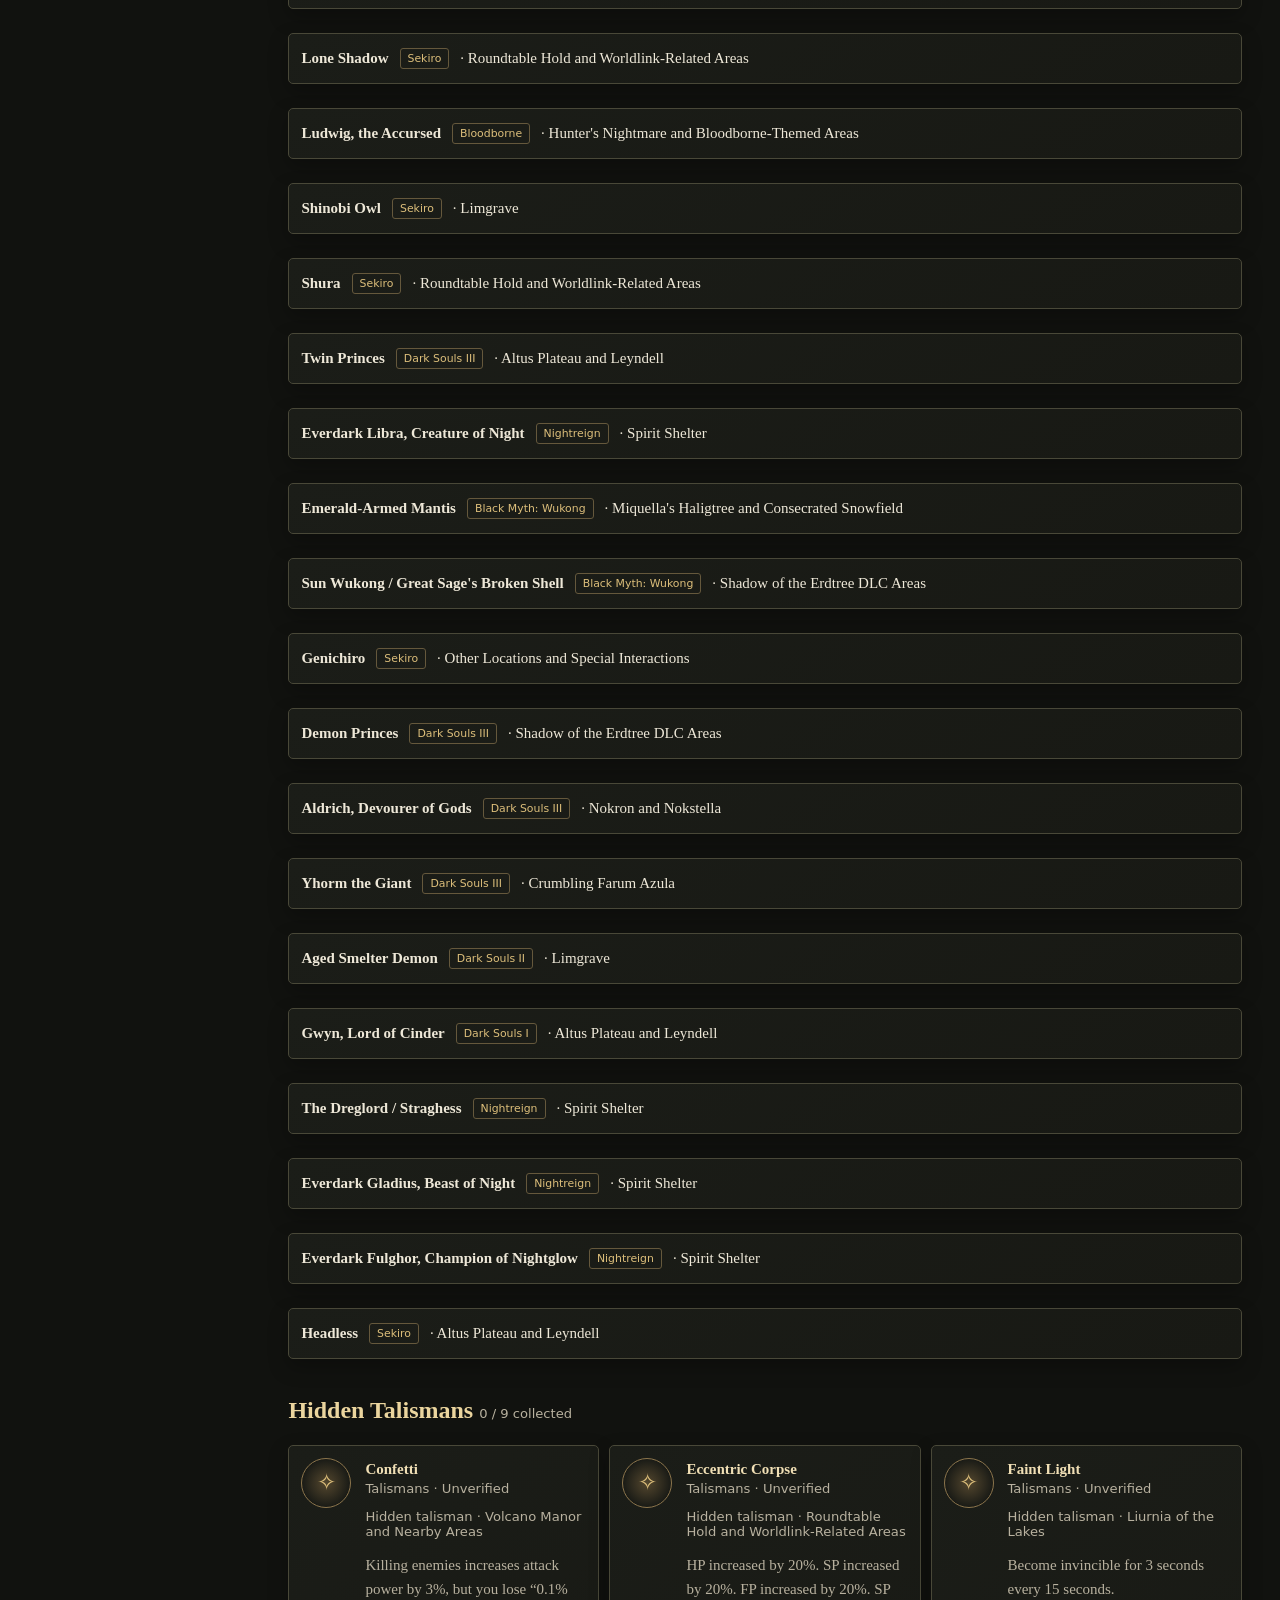
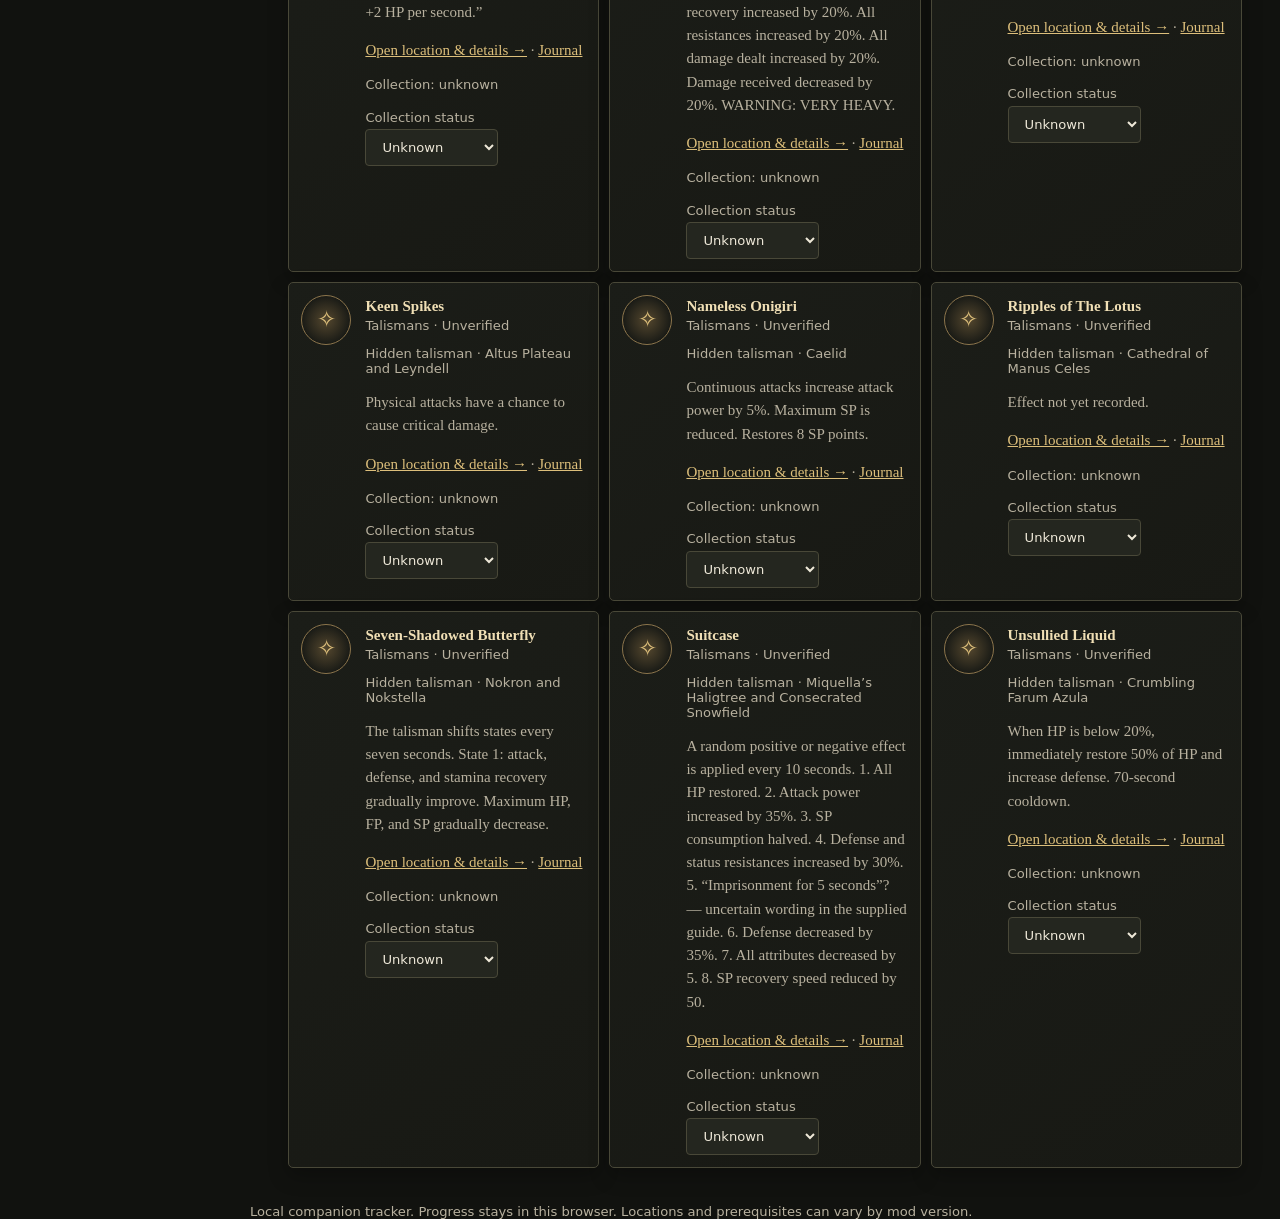
<file: drops.html>
<!doctype html>
<html lang="en">
<head>
  <meta charset="utf-8">
  <meta name="viewport" content="width=device-width, initial-scale=1">
  <meta name="theme-color" content="#11120f">
  <title>Drops & Rewards — The Golden Age</title>
  <link rel="stylesheet" href="app.css">
</head>
<body data-page="drops">
  <div class="hero">
    <div class="art" id="art"></div>
    <h1>The Golden Age<small>Interactive companion & boss tracker</small></h1>
  </div>
  <div class="layout">
    <aside id="side">
      <div class="brand">THE GOLDEN AGE<br><span class="small">FIELD GUIDE</span></div>
      <nav id="nav"></nav>
      <div class="panel small" id="progress"></div>
    </aside>
    <div class="overlay" id="overlay"></div>
    <div class="main">
      <div class="top">
        <button class="hamb" id="hamb">☰</button>
        <span id="pageLabel">Drops & Rewards</span>
      </div>
      <main class="content" id="view"></main>
      <footer class="small">Local companion tracker. Progress stays in this browser. Locations and prerequisites can vary by mod version.</footer>
    </div>
  </div>
  <script src="bosses-data.js"></script>
  <script src="app.js"></script>
  <script src="rewards-data.js"></script>
  <script src="talisman-data.js"></script>
  <script src="extras.js"></script>
</body>
</html>
</file>
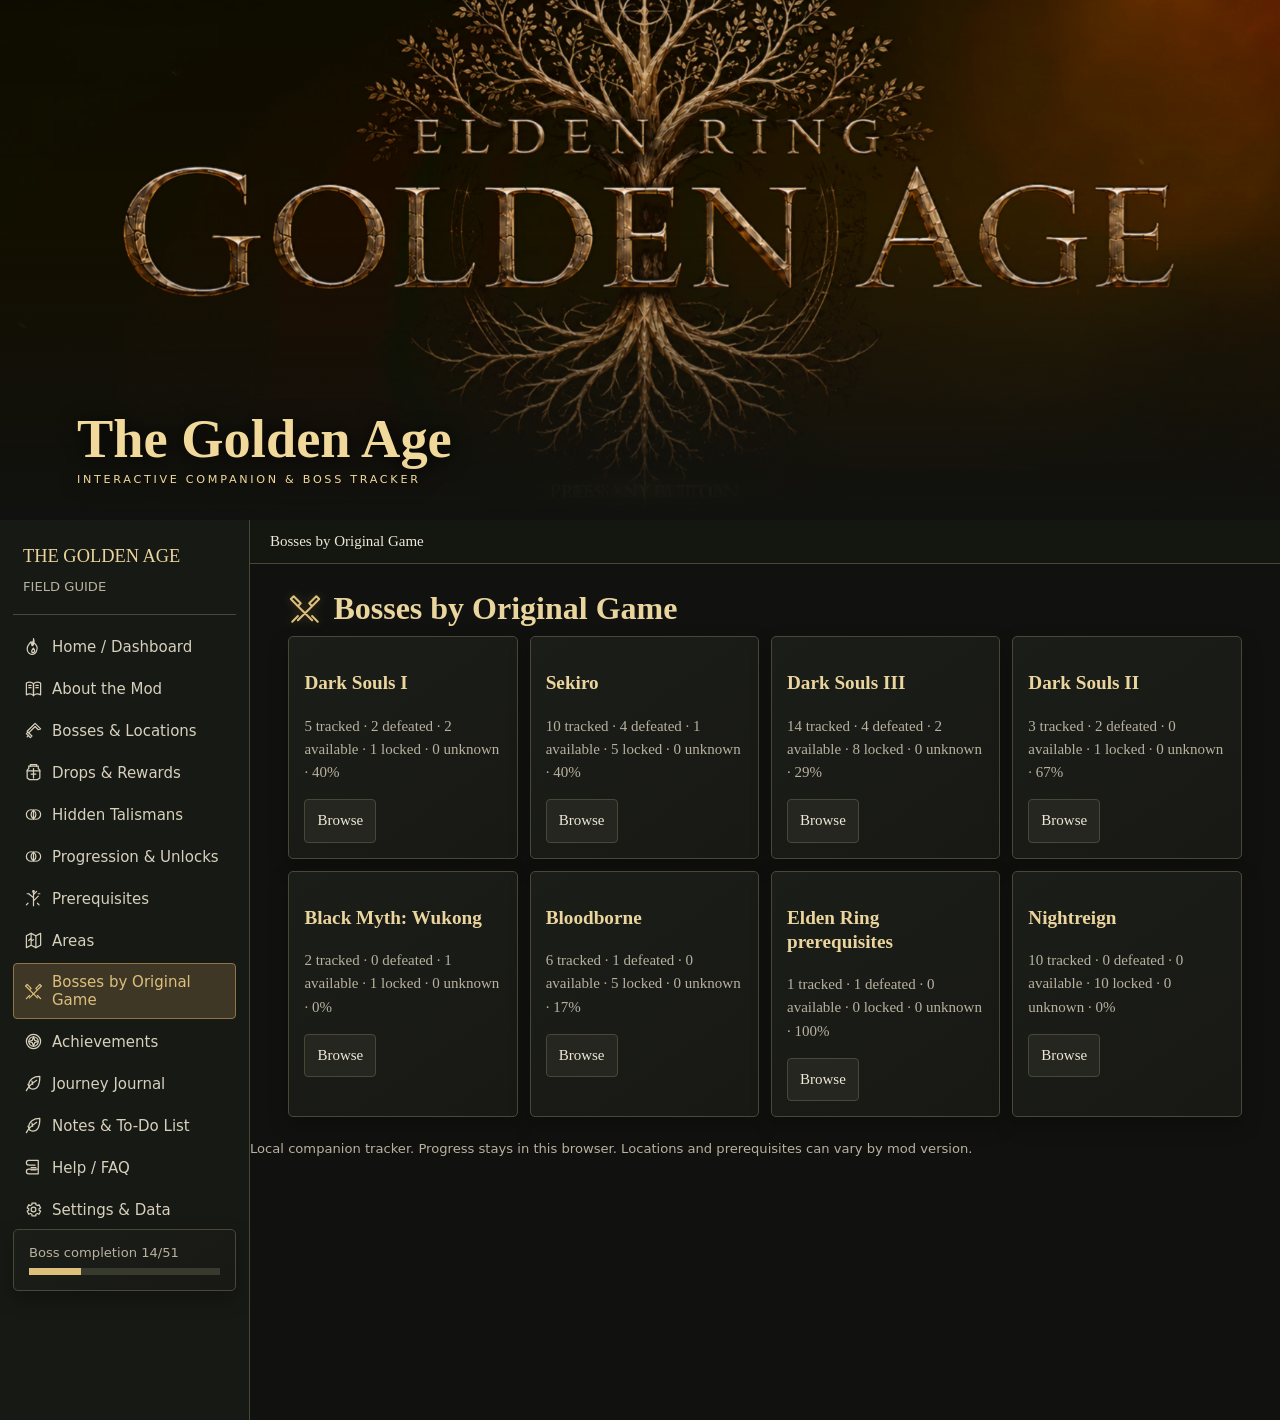
<file: games.html>
<!doctype html>
<html lang="en">
<head>
  <meta charset="utf-8">
  <meta name="viewport" content="width=device-width, initial-scale=1">
  <meta name="theme-color" content="#11120f">
  <title>Bosses by Original Game — The Golden Age</title>
  <link rel="stylesheet" href="app.css">
</head>
<body data-page="games">
  <div class="hero">
    <div class="art" id="art"></div>
    <h1>The Golden Age<small>Interactive companion & boss tracker</small></h1>
  </div>
  <div class="layout">
    <aside id="side">
      <div class="brand">THE GOLDEN AGE<br><span class="small">FIELD GUIDE</span></div>
      <nav id="nav"></nav>
      <div class="panel small" id="progress"></div>
    </aside>
    <div class="overlay" id="overlay"></div>
    <div class="main">
      <div class="top">
        <button class="hamb" id="hamb">☰</button>
        <span id="pageLabel">Bosses by Original Game</span>
      </div>
      <main class="content" id="view"></main>
      <footer class="small">Local companion tracker. Progress stays in this browser. Locations and prerequisites can vary by mod version.</footer>
    </div>
  </div>
  <script src="bosses-data.js"></script>
  <script src="app.js"></script>
  <script src="rewards-data.js"></script>
  <script src="talisman-data.js"></script>
  <script src="extras.js"></script>
</body>
</html>
</file>
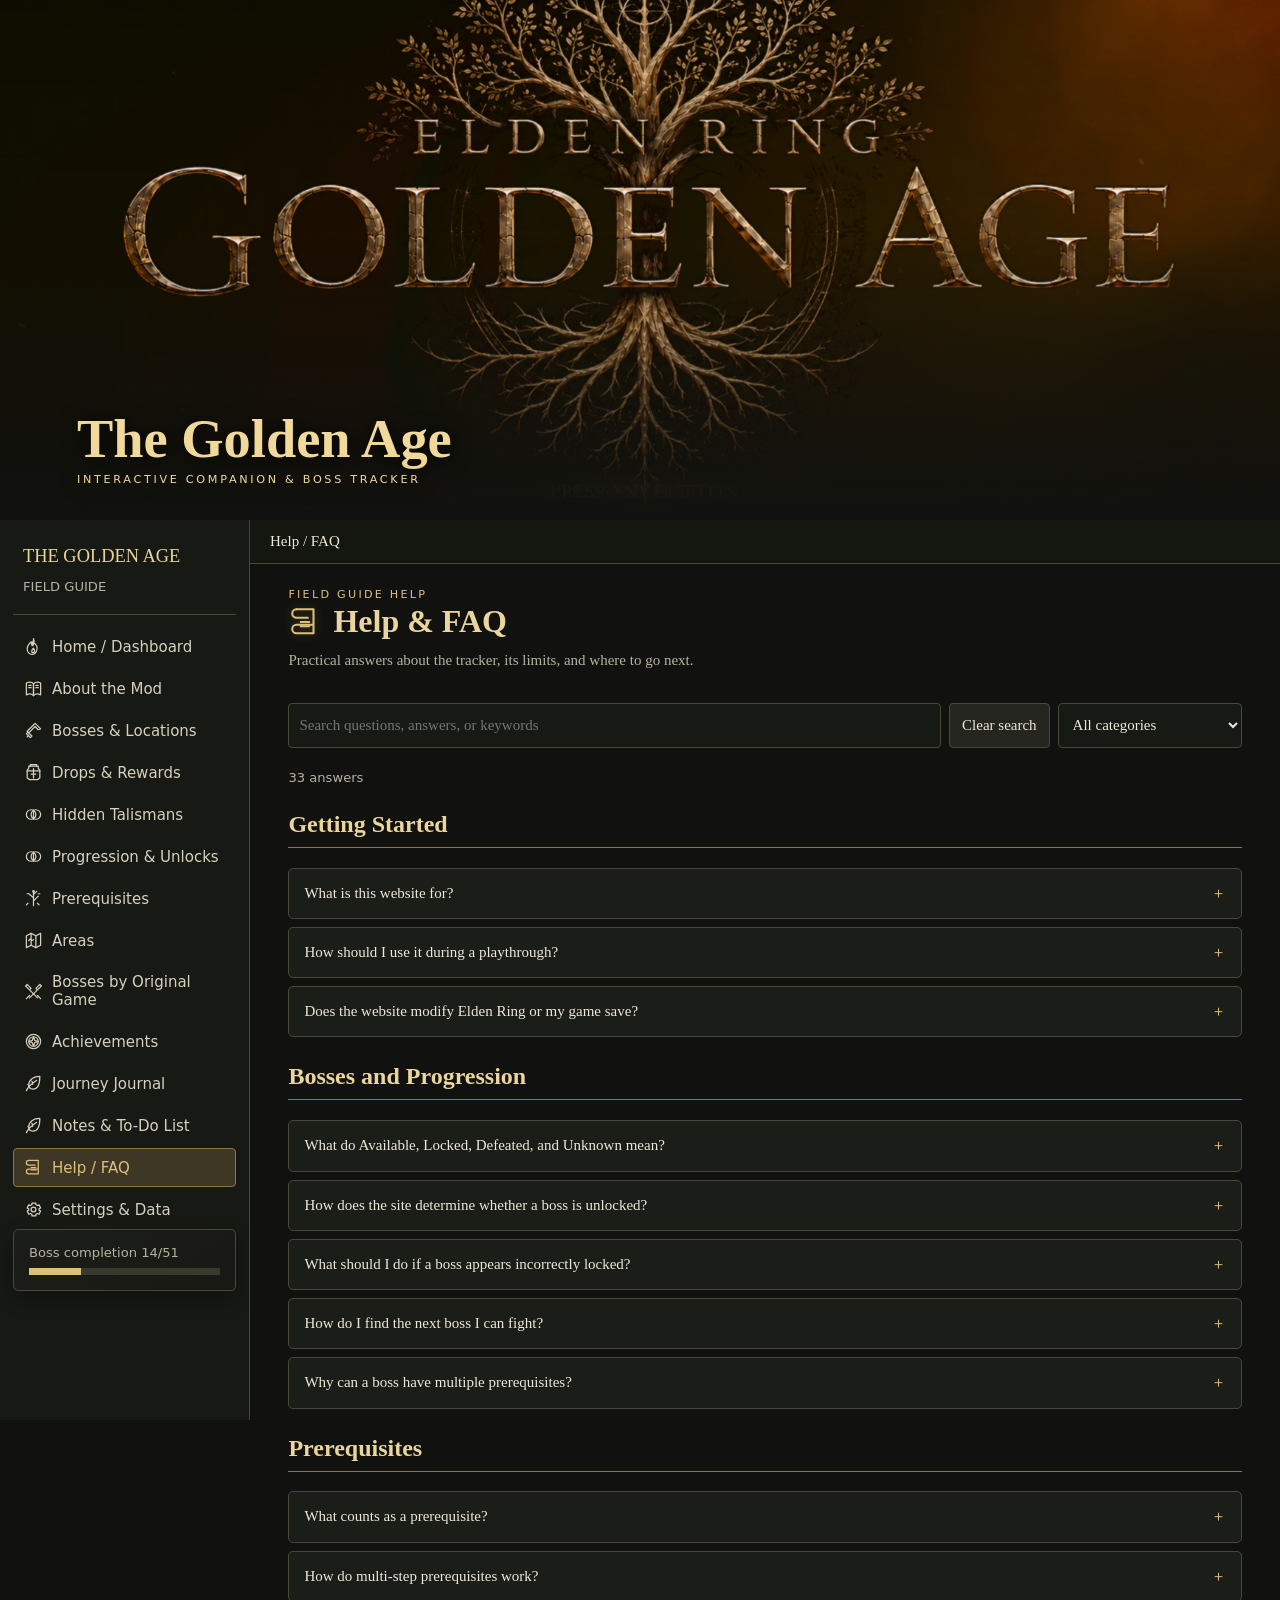
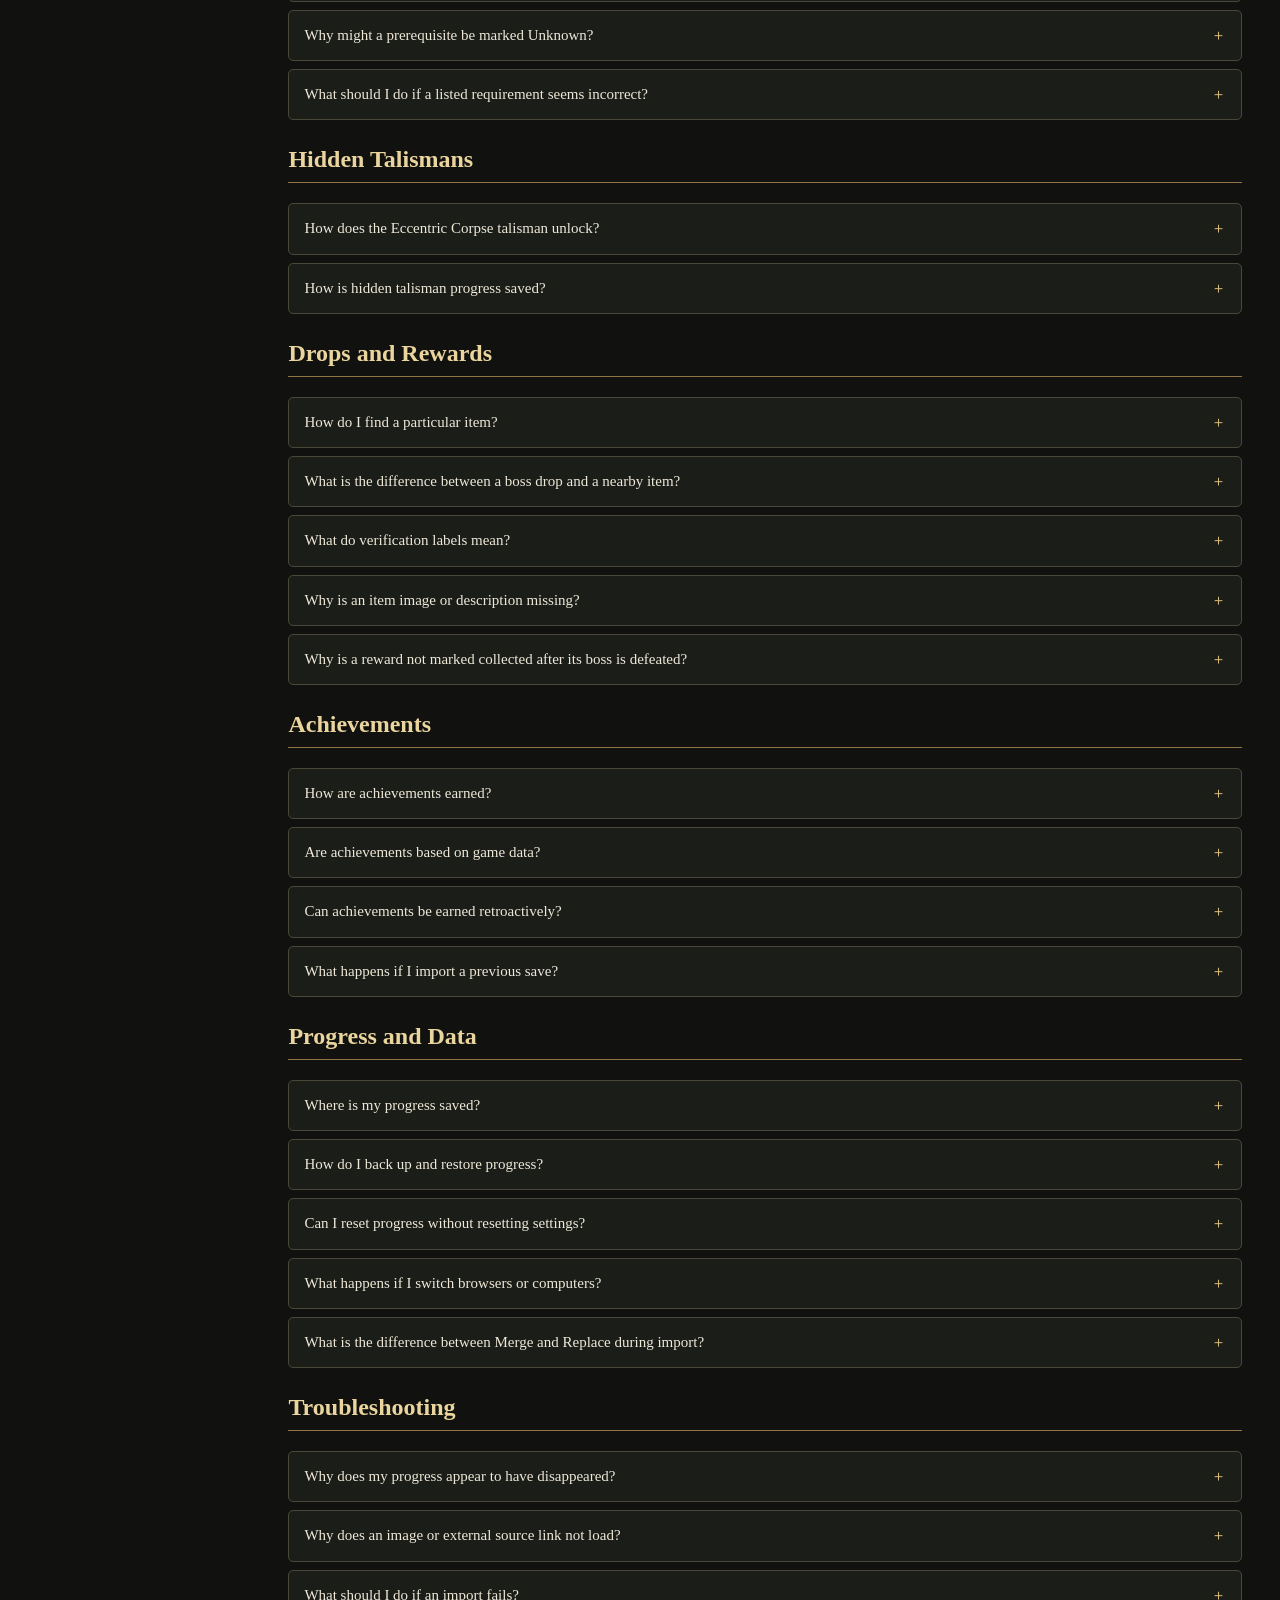
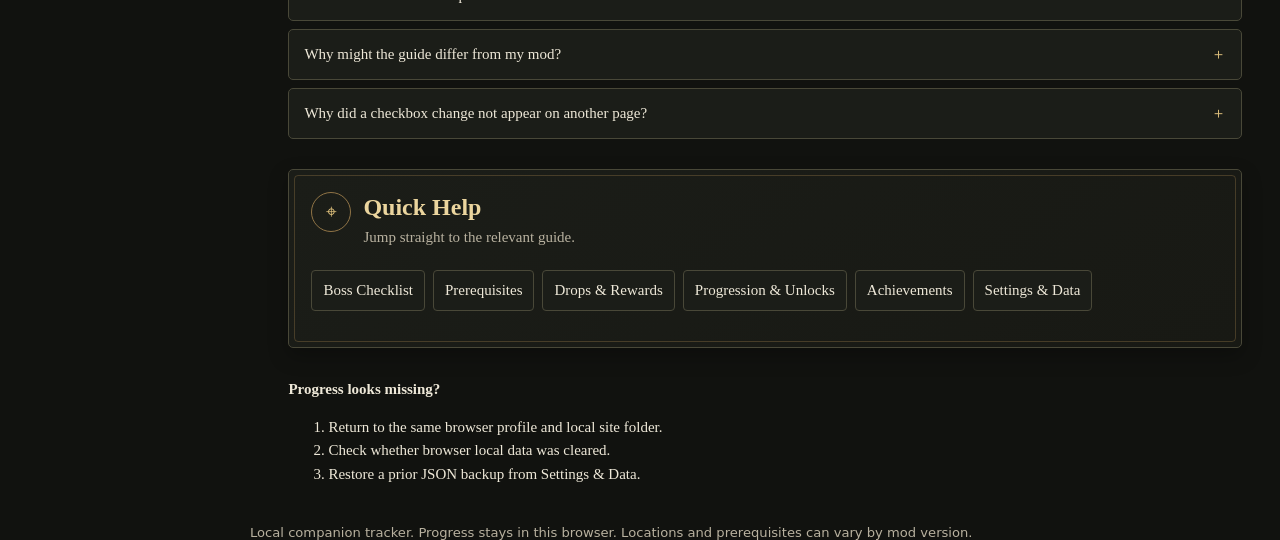
<file: help.html>
<!doctype html>
<html lang="en">
<head>
  <meta charset="utf-8">
  <meta name="viewport" content="width=device-width, initial-scale=1">
  <meta name="theme-color" content="#11120f">
  <title>Help / FAQ — The Golden Age</title>
  <link rel="stylesheet" href="app.css">
</head>
<body data-page="help">
  <div class="hero">
    <div class="art" id="art"></div>
    <h1>The Golden Age<small>Interactive companion & boss tracker</small></h1>
  </div>
  <div class="layout">
    <aside id="side">
      <div class="brand">THE GOLDEN AGE<br><span class="small">FIELD GUIDE</span></div>
      <nav id="nav"></nav>
      <div class="panel small" id="progress"></div>
    </aside>
    <div class="overlay" id="overlay"></div>
    <div class="main">
      <div class="top">
        <button class="hamb" id="hamb">☰</button>
        <span id="pageLabel">Help / FAQ</span>
      </div>
      <main class="content" id="view">
        <!-- Optional: If you render help content via HTML directly, you can include your note here -->
        <p>If you run into any bugs or have feedback, feel free to leave a comment on the <a href="https://www.reddit.com/r/EldenRingMods/comments/1xncifl/i_built_interactive_companion_tracker_field/" target="_blank">Reddit post</a> or open an issue on the <a href="https://github.com/NailedIT5594/Golden-Age-Tracker/blob/main/bosses-data.js" target="_blank">GitHub Repository</a>.</p>
      </main>
      <footer class="small">Local companion tracker. Progress stays in this browser. Locations and prerequisites can vary by mod version.</footer>
    </div>
  </div>
  <script src="bosses-data.js"></script>
  <script src="app.js"></script>
  <script src="rewards-data.js"></script>
  <script src="talisman-data.js"></script>
  <script src="extras.js"></script>
</body>
</html>
</file>
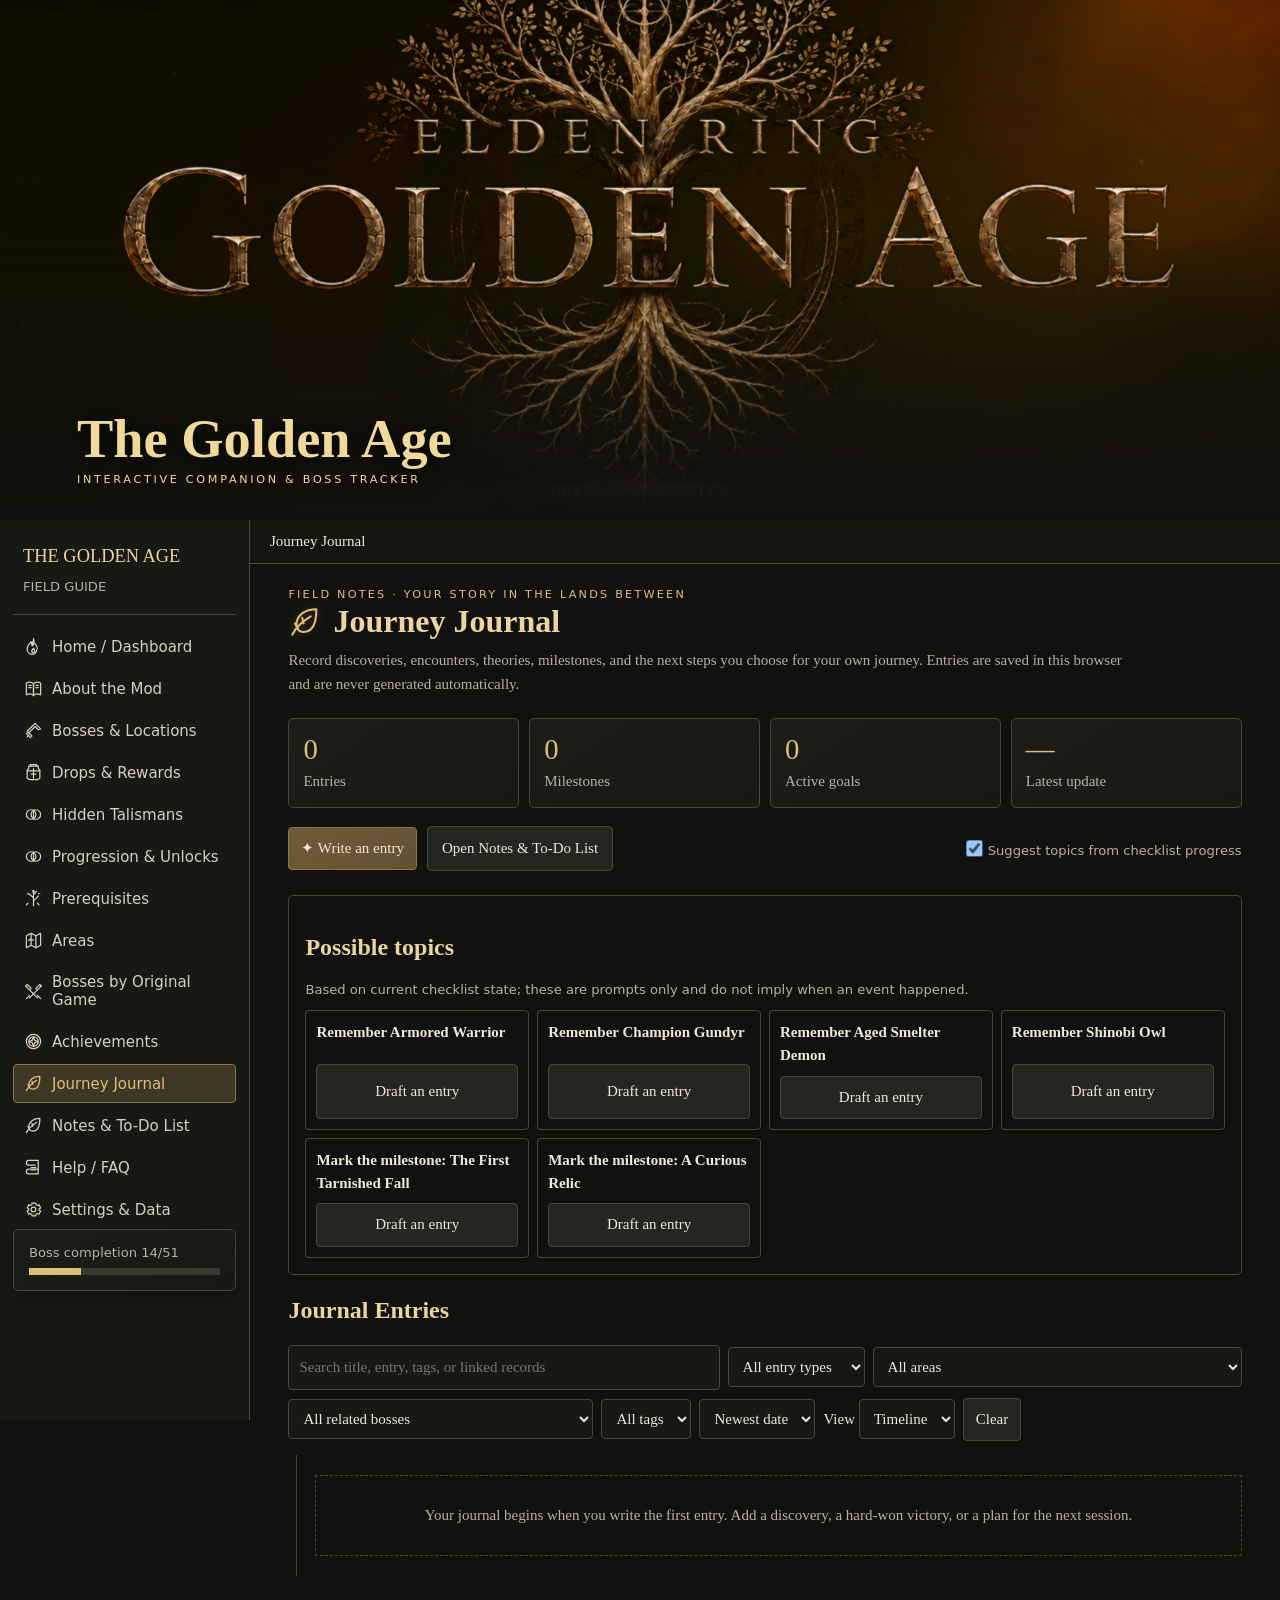
<file: journal.html>
<!doctype html>
<html lang="en">
<head>
  <meta charset="utf-8">
  <meta name="viewport" content="width=device-width, initial-scale=1">
  <meta name="theme-color" content="#11120f">
  <title>Journey Journal — The Golden Age</title>
  <link rel="stylesheet" href="app.css">
</head>
<body data-page="journal">
  <div class="hero">
    <div class="art" id="art"></div>
    <h1>The Golden Age<small>Interactive companion & boss tracker</small></h1>
  </div>
  <div class="layout">
    <aside id="side">
      <div class="brand">THE GOLDEN AGE<br><span class="small">FIELD GUIDE</span></div>
      <nav id="nav"></nav>
      <div class="panel small" id="progress"></div>
    </aside>
    <div class="overlay" id="overlay"></div>
    <div class="main">
      <div class="top">
        <button class="hamb" id="hamb">☰</button>
        <span id="pageLabel">Journey Journal</span>
      </div>
      <main class="content" id="view"></main>
      <footer class="small">Local companion tracker. Progress stays in this browser. Locations and prerequisites can vary by mod version.</footer>
    </div>
  </div>
  <script src="bosses-data.js"></script>
  <script src="app.js"></script>
  <script src="rewards-data.js"></script>
  <script src="talisman-data.js"></script>
  <script src="extras.js"></script>
</body>
</html>
</file>
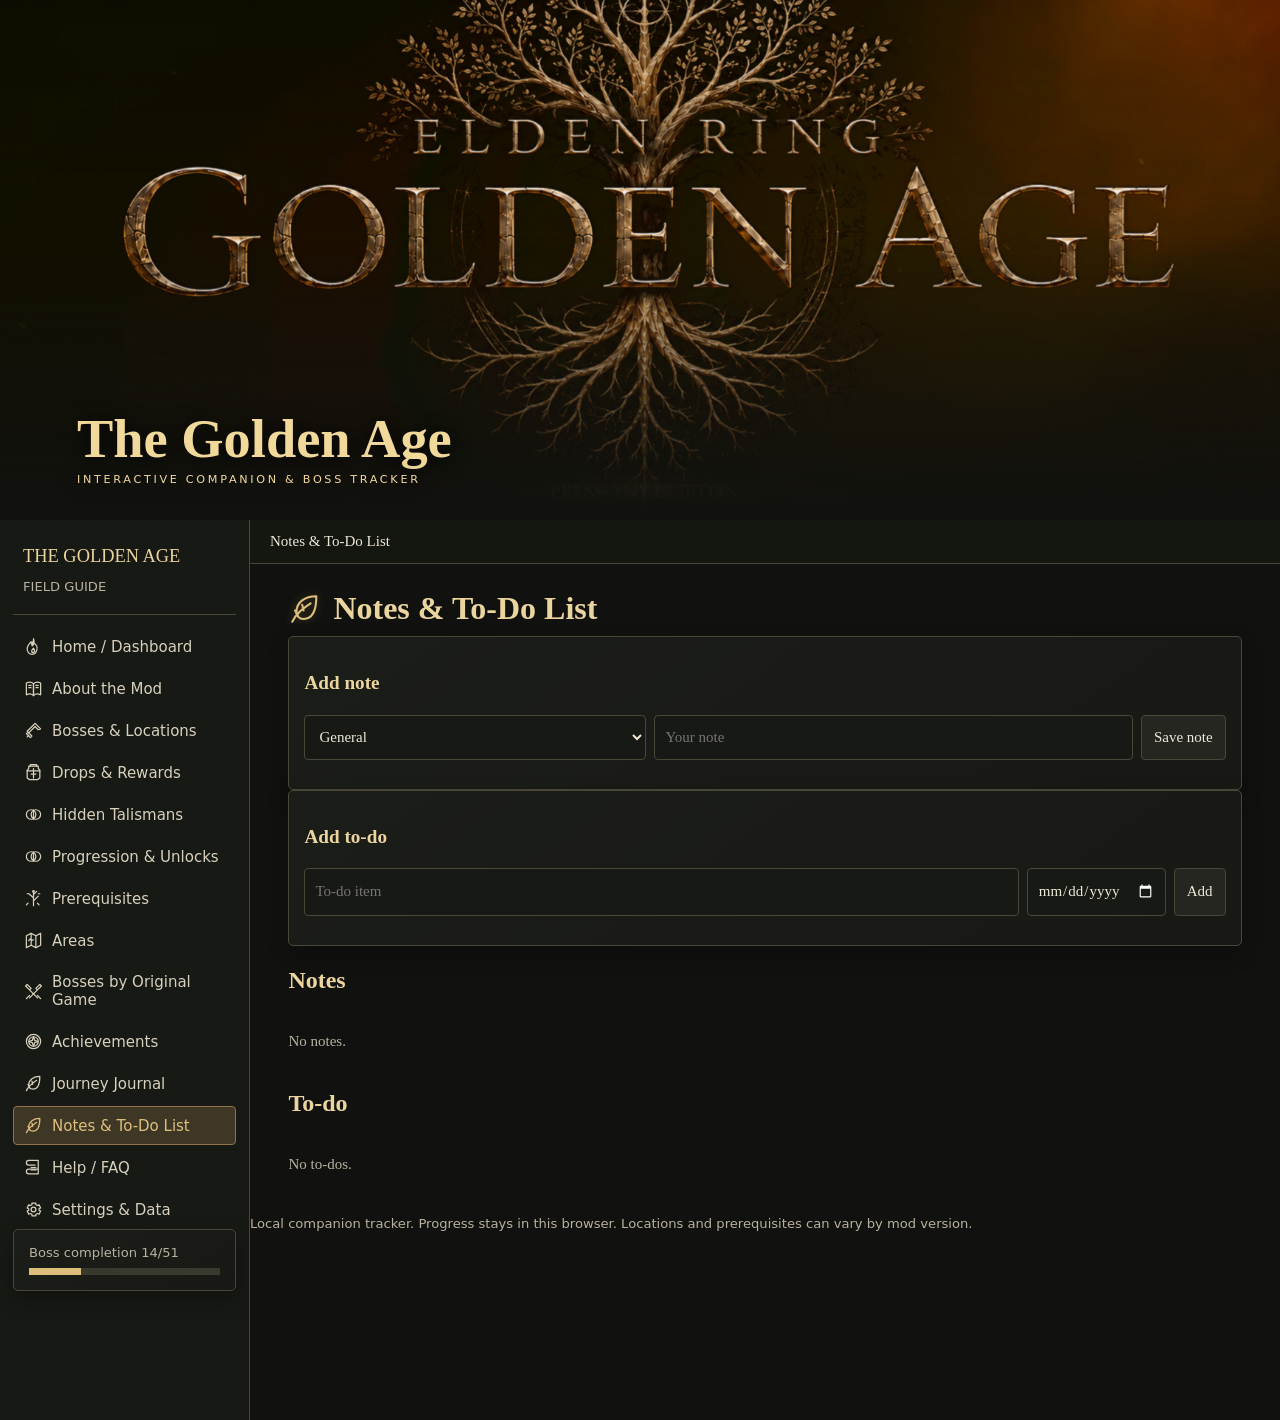
<file: notes.html>
<!doctype html>
<html lang="en">
<head>
  <meta charset="utf-8">
  <meta name="viewport" content="width=device-width, initial-scale=1">
  <meta name="theme-color" content="#11120f">
  <title>Notes & To-Do List — The Golden Age</title>
  <link rel="stylesheet" href="app.css">
</head>
<body data-page="notes">
  <div class="hero">
    <div class="art" id="art"></div>
    <h1>The Golden Age<small>Interactive companion & boss tracker</small></h1>
  </div>
  <div class="layout">
    <aside id="side">
      <div class="brand">THE GOLDEN AGE<br><span class="small">FIELD GUIDE</span></div>
      <nav id="nav"></nav>
      <div class="panel small" id="progress"></div>
    </aside>
    <div class="overlay" id="overlay"></div>
    <div class="main">
      <div class="top">
        <button class="hamb" id="hamb">☰</button>
        <span id="pageLabel">Notes & To-Do List</span>
      </div>
      <main class="content" id="view"></main>
      <footer class="small">Local companion tracker. Progress stays in this browser. Locations and prerequisites can vary by mod version.</footer>
    </div>
  </div>
  <script src="bosses-data.js"></script>
  <script src="app.js"></script>
  <script src="rewards-data.js"></script>
  <script src="talisman-data.js"></script>
  <script src="extras.js"></script>
</body>
</html>
</file>
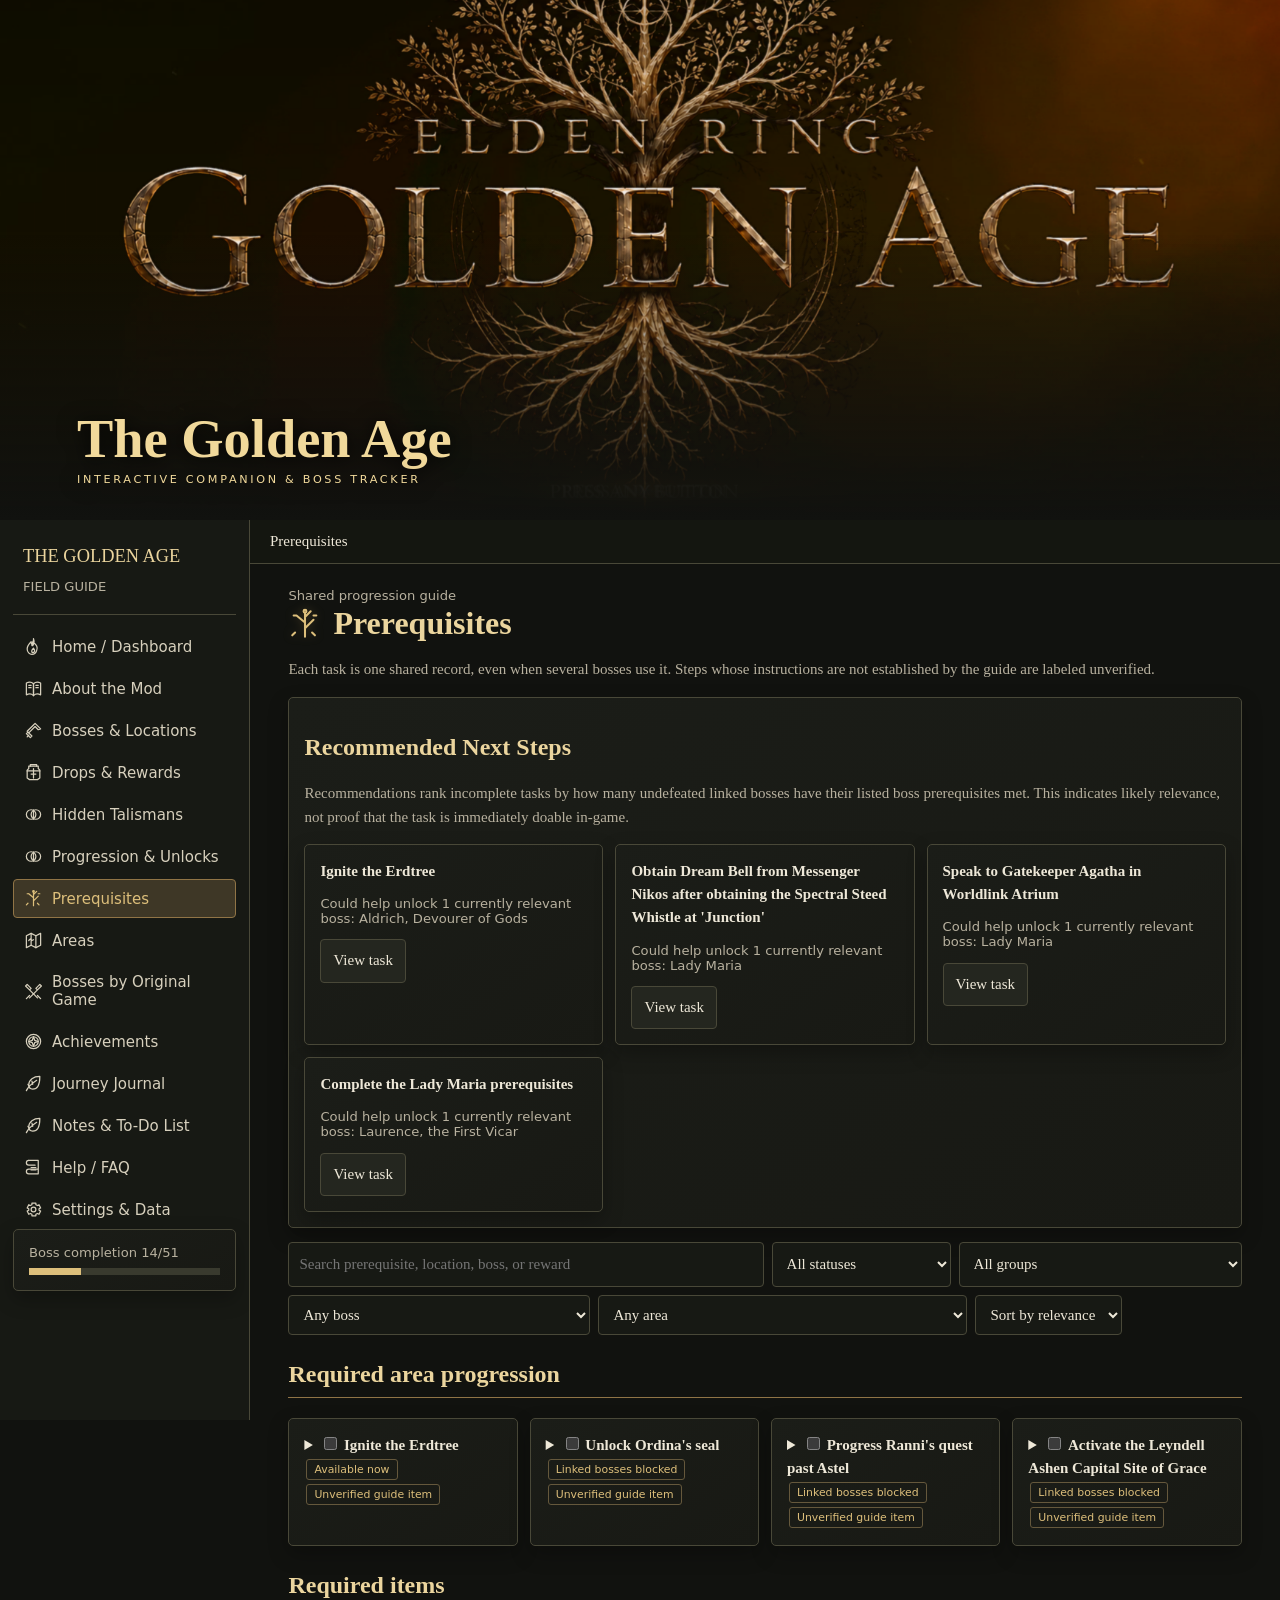
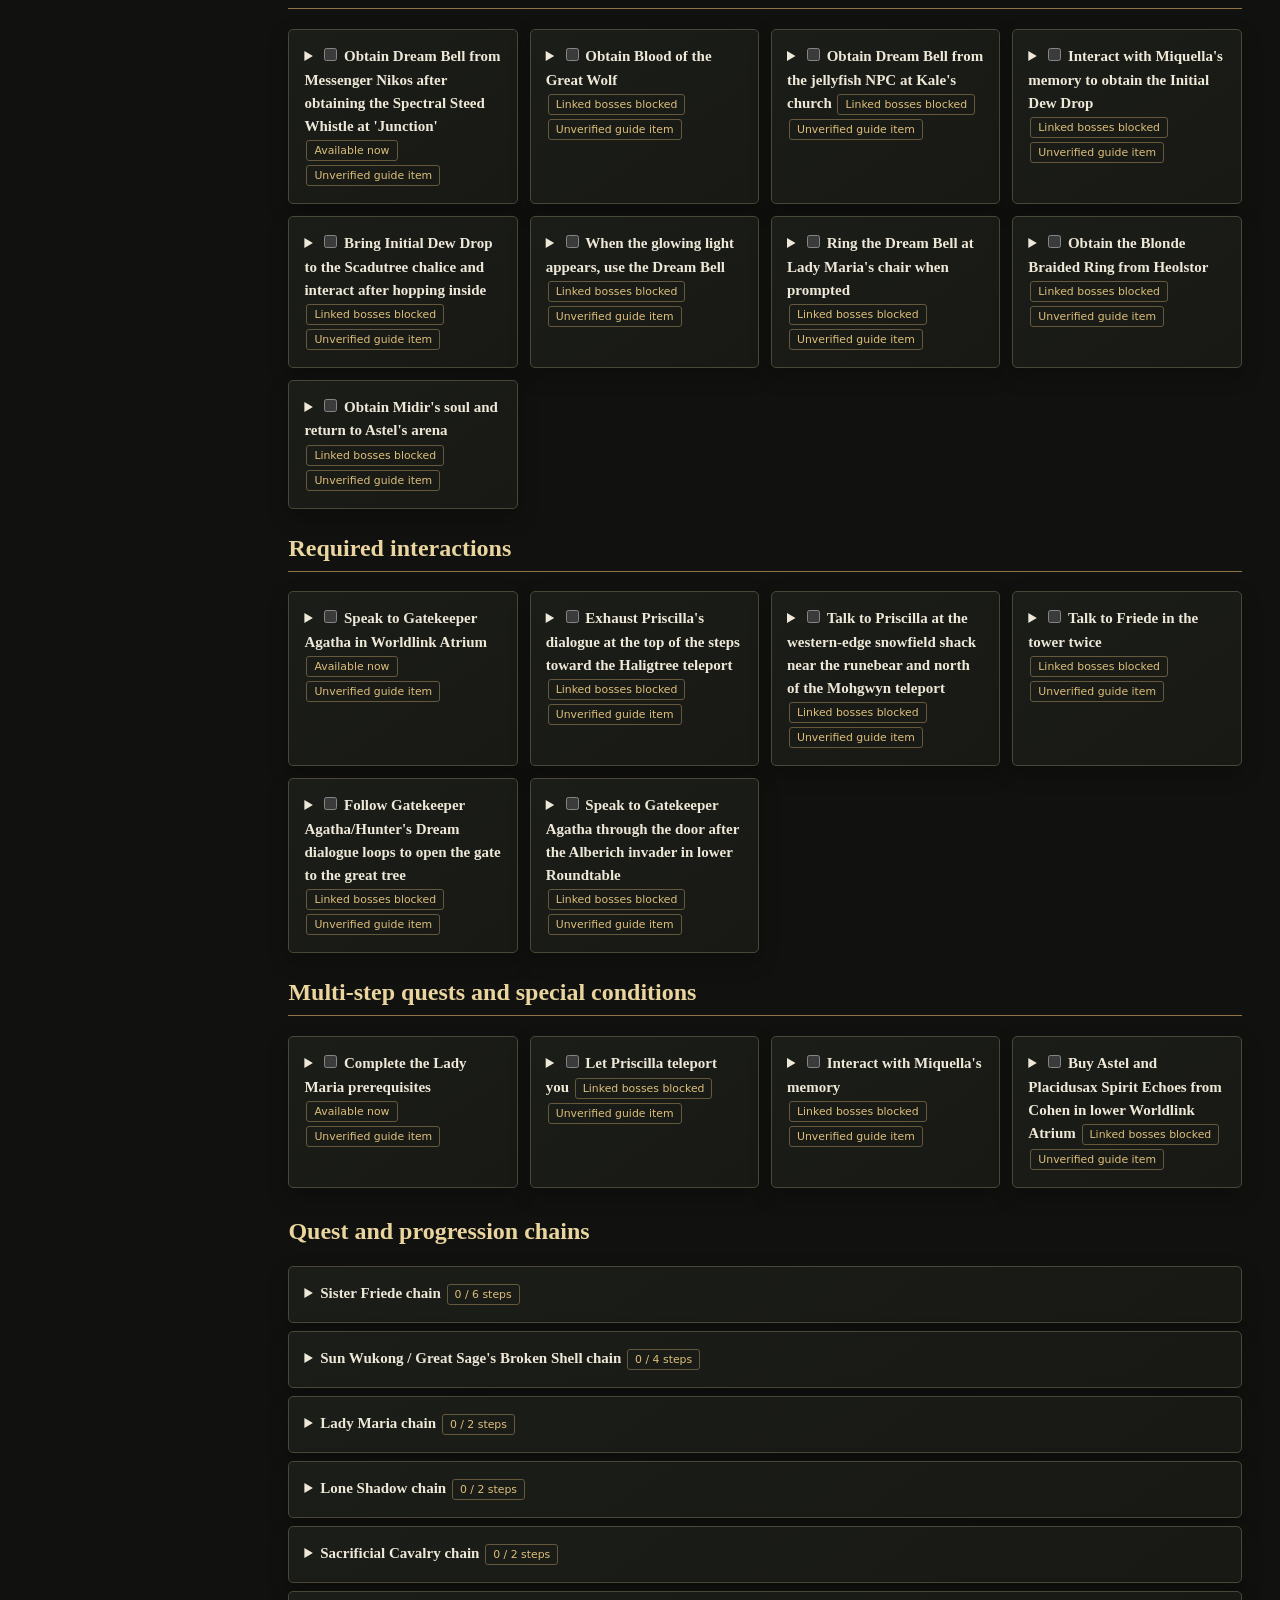
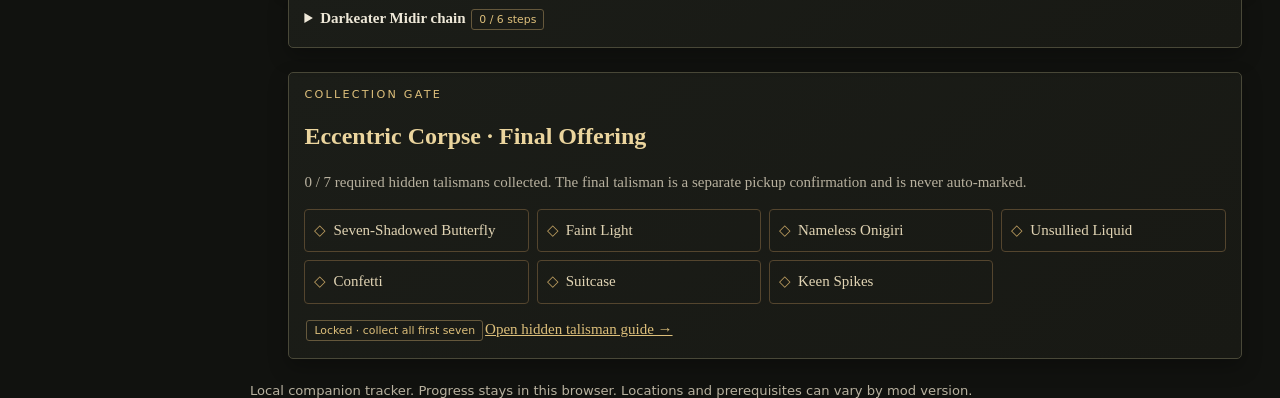
<file: prereqs.html>
<!doctype html>
<html lang="en">
<head>
  <meta charset="utf-8">
  <meta name="viewport" content="width=device-width, initial-scale=1">
  <meta name="theme-color" content="#11120f">
  <title>Prerequisites — The Golden Age</title>
  <link rel="stylesheet" href="app.css">
</head>
<body data-page="prereqs">
  <div class="hero">
    <div class="art" id="art"></div>
    <h1>The Golden Age<small>Interactive companion & boss tracker</small></h1>
  </div>
  <div class="layout">
    <aside id="side">
      <div class="brand">THE GOLDEN AGE<br><span class="small">FIELD GUIDE</span></div>
      <nav id="nav"></nav>
      <div class="panel small" id="progress"></div>
    </aside>
    <div class="overlay" id="overlay"></div>
    <div class="main">
      <div class="top">
        <button class="hamb" id="hamb">☰</button>
        <span id="pageLabel">Prerequisites</span>
      </div>
      <main class="content" id="view"></main>
      <footer class="small">Local companion tracker. Progress stays in this browser. Locations and prerequisites can vary by mod version.</footer>
    </div>
  </div>
  <script src="bosses-data.js"></script>
  <script src="app.js"></script>
  <script src="rewards-data.js"></script>
  <script src="talisman-data.js"></script>
  <script src="extras.js"></script>
</body>
</html>
</file>
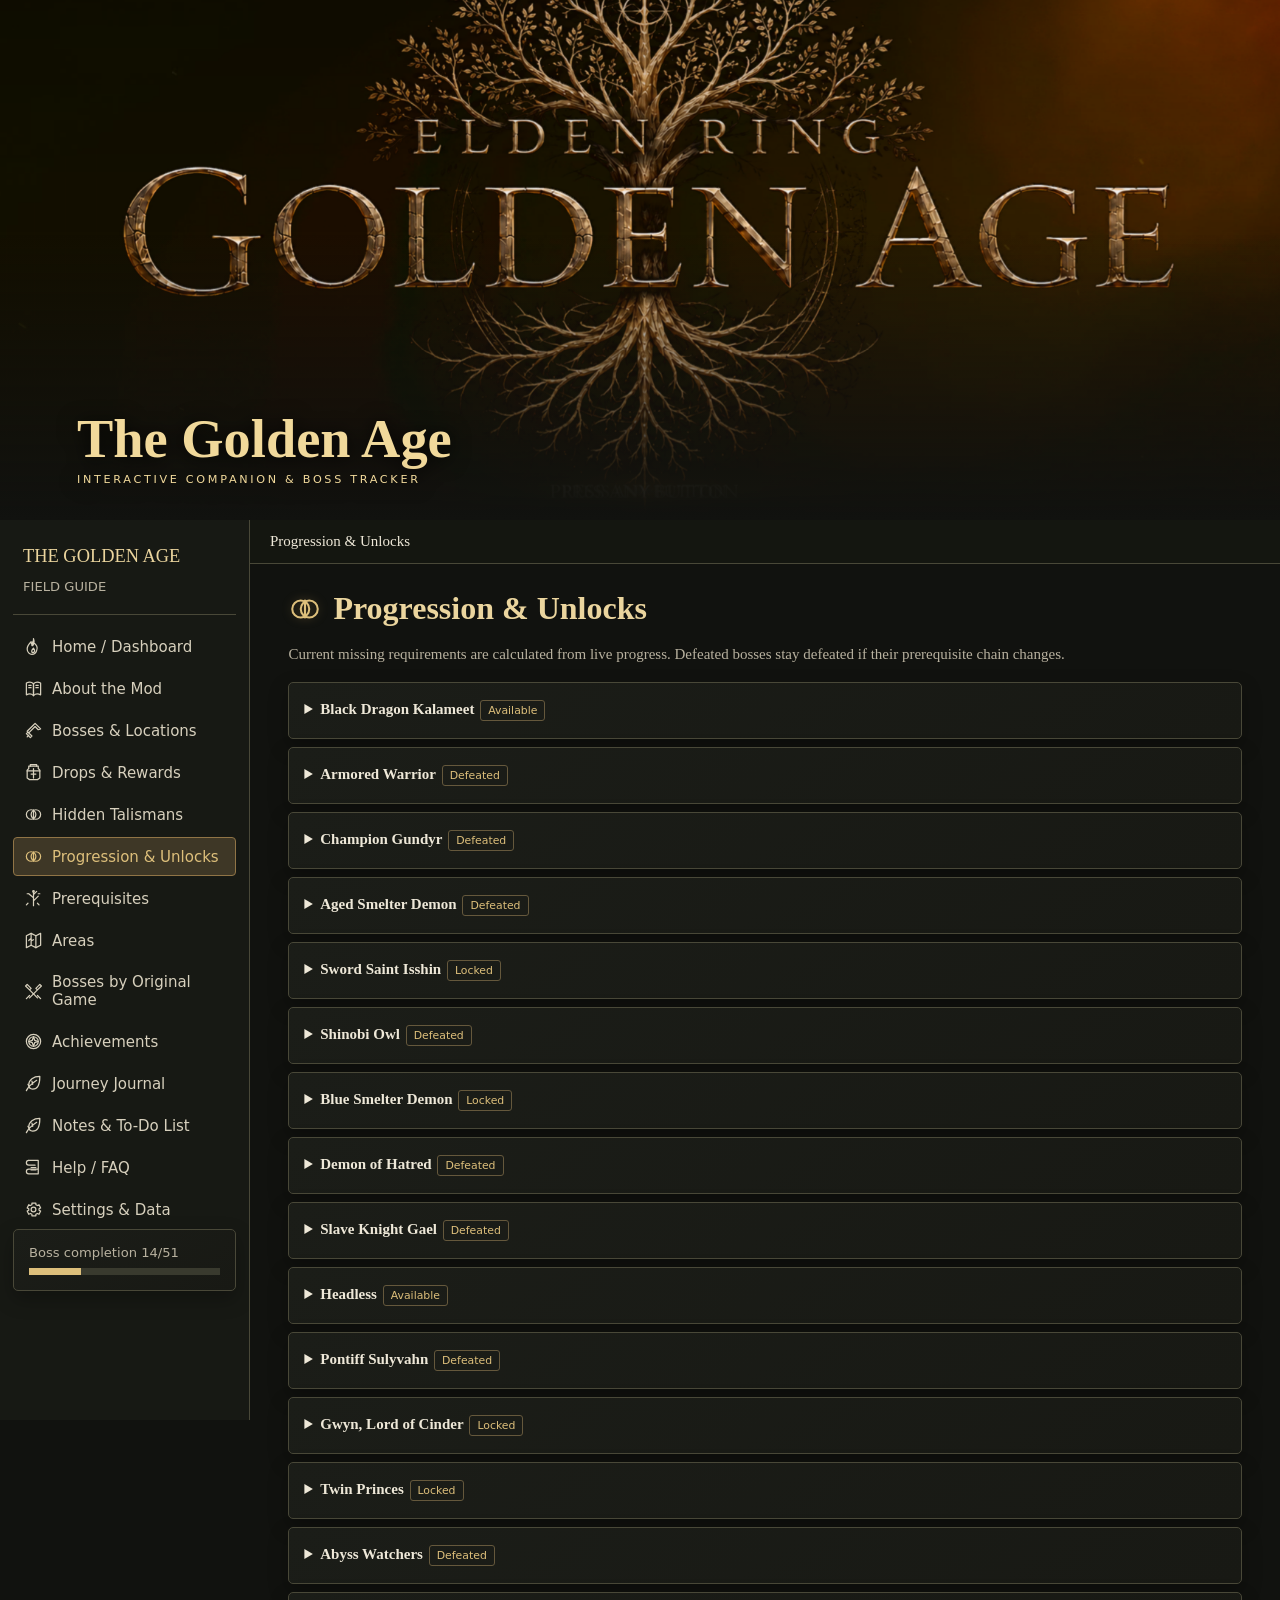
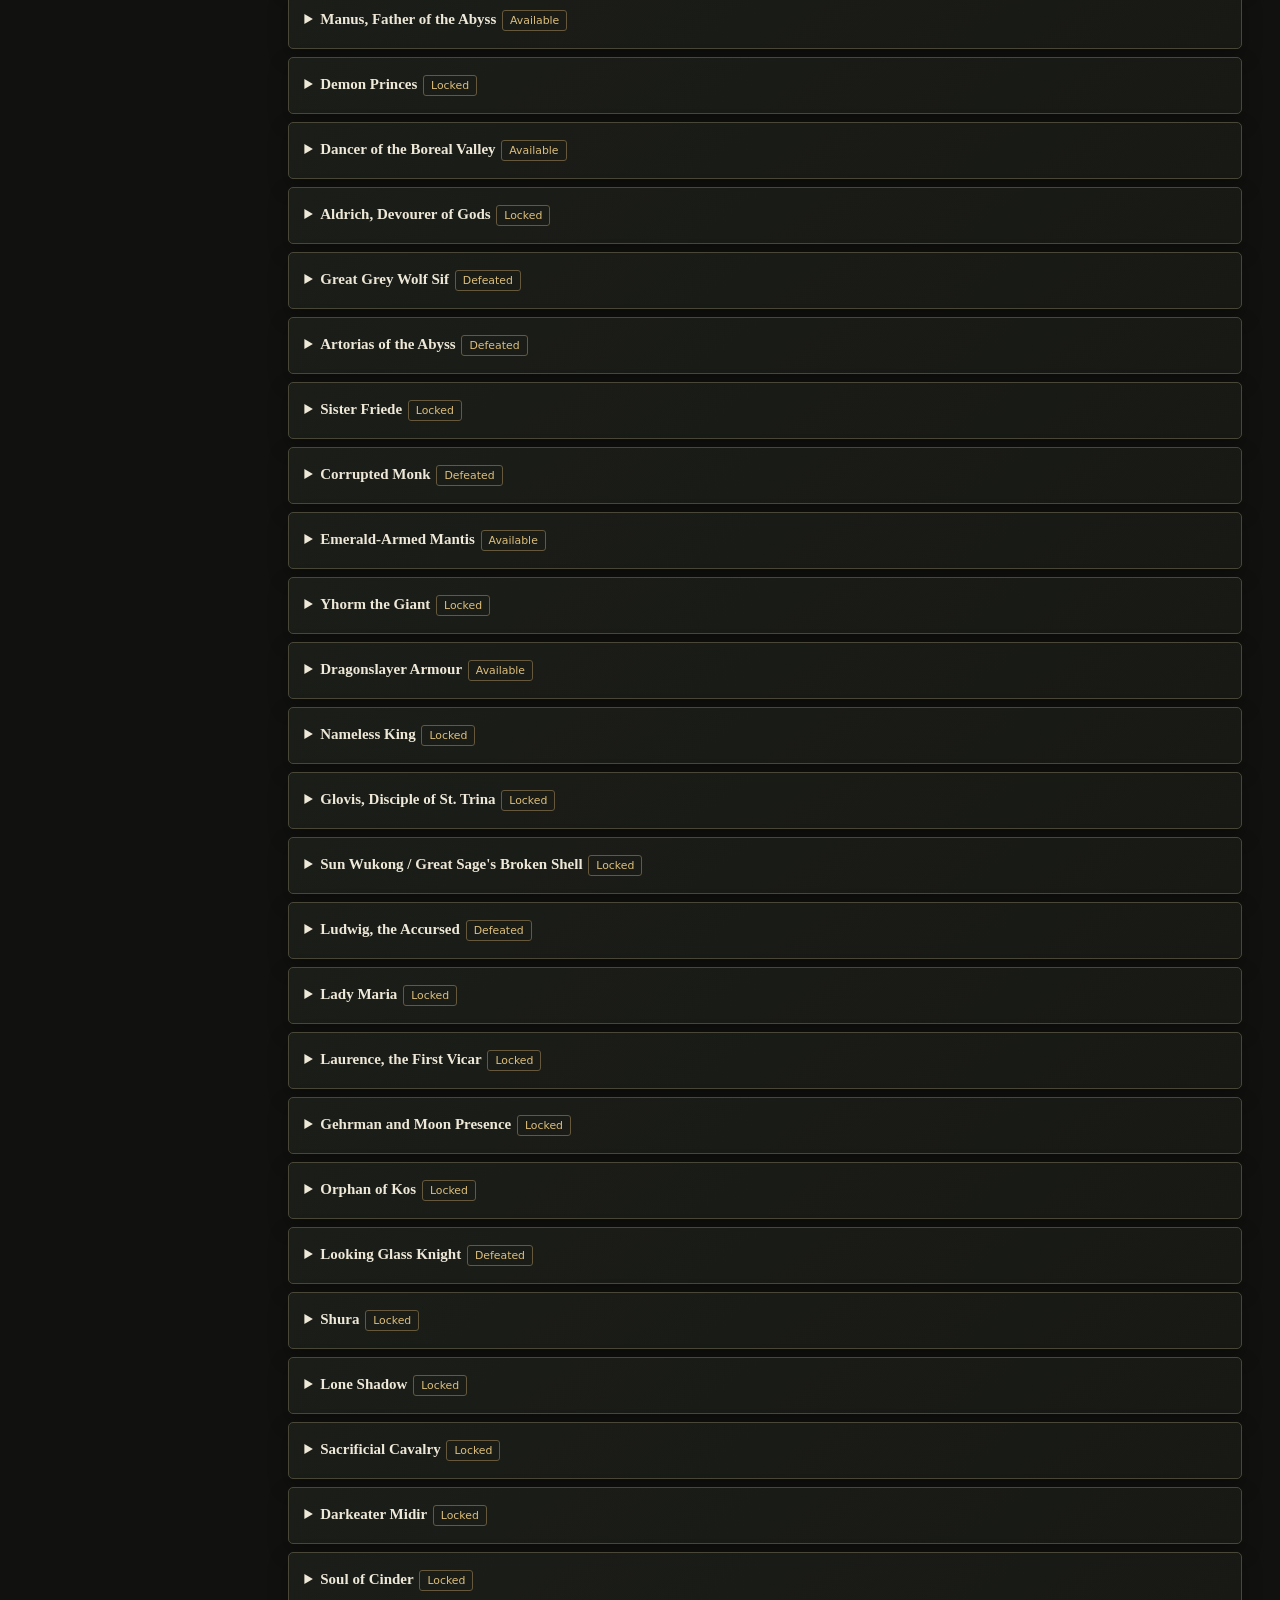
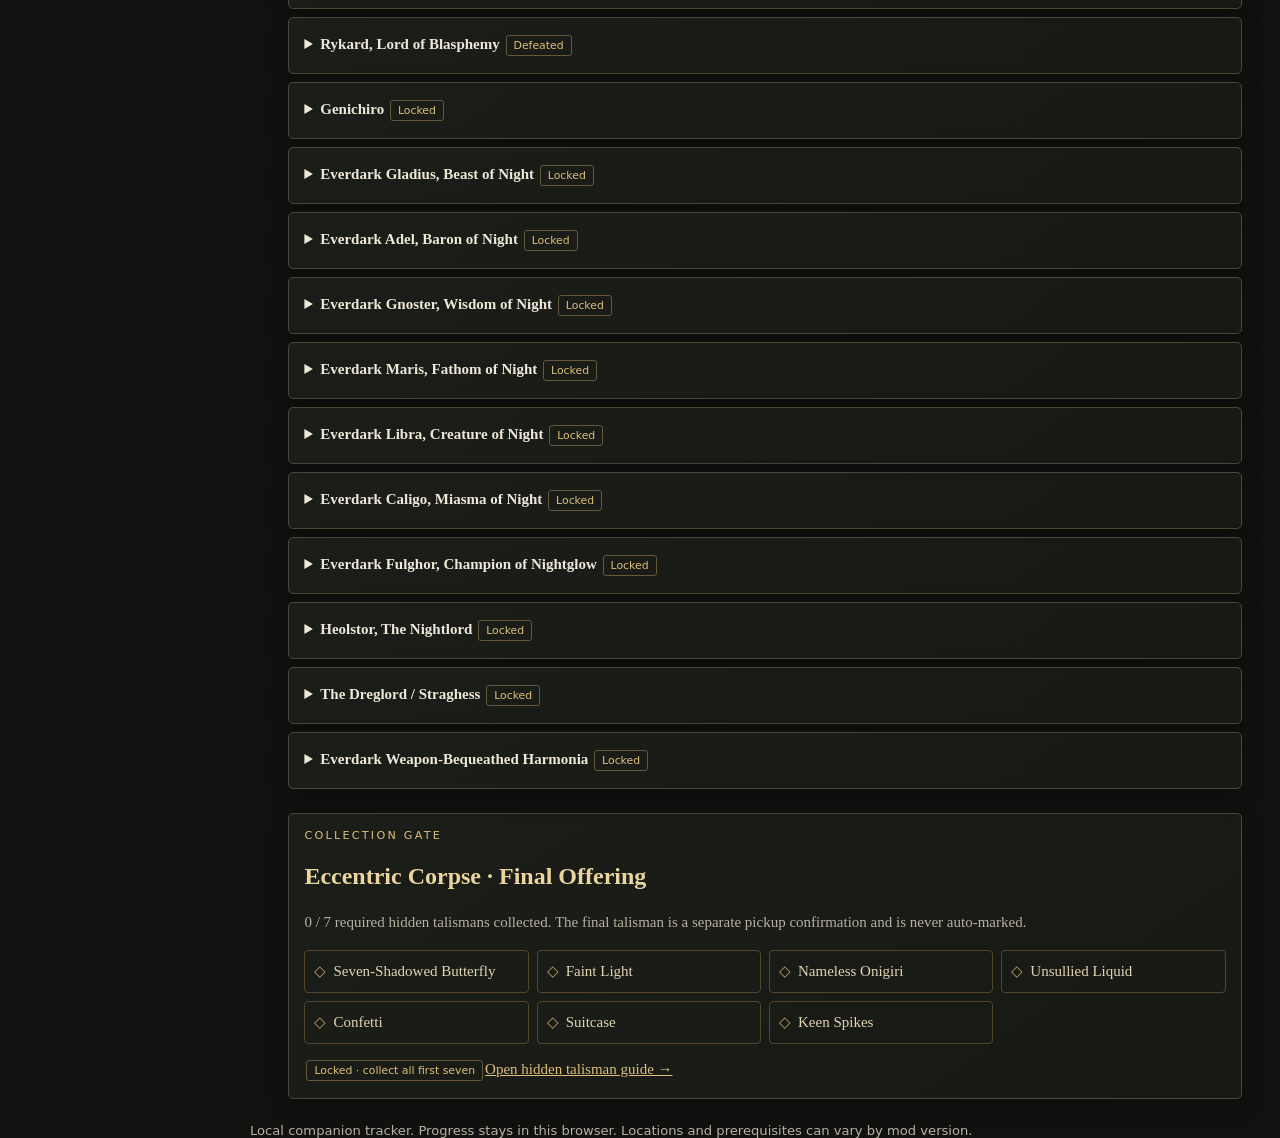
<file: progression.html>
<!doctype html>
<html lang="en">
<head>
  <meta charset="utf-8">
  <meta name="viewport" content="width=device-width, initial-scale=1">
  <meta name="theme-color" content="#11120f">
  <title>Progression & Unlocks — The Golden Age</title>
  <link rel="stylesheet" href="app.css">
</head>
<body data-page="progression">
  <div class="hero">
    <div class="art" id="art"></div>
    <h1>The Golden Age<small>Interactive companion & boss tracker</small></h1>
  </div>
  <div class="layout">
    <aside id="side">
      <div class="brand">THE GOLDEN AGE<br><span class="small">FIELD GUIDE</span></div>
      <nav id="nav"></nav>
      <div class="panel small" id="progress"></div>
    </aside>
    <div class="overlay" id="overlay"></div>
    <div class="main">
      <div class="top">
        <button class="hamb" id="hamb">☰</button>
        <span id="pageLabel">Progression & Unlocks</span>
      </div>
      <main class="content" id="view"></main>
      <footer class="small">Local companion tracker. Progress stays in this browser. Locations and prerequisites can vary by mod version.</footer>
    </div>
  </div>
  <script src="bosses-data.js"></script>
  <script src="app.js"></script>
  <script src="rewards-data.js"></script>
  <script src="talisman-data.js"></script>
  <script src="extras.js"></script>
</body>
</html>
</file>
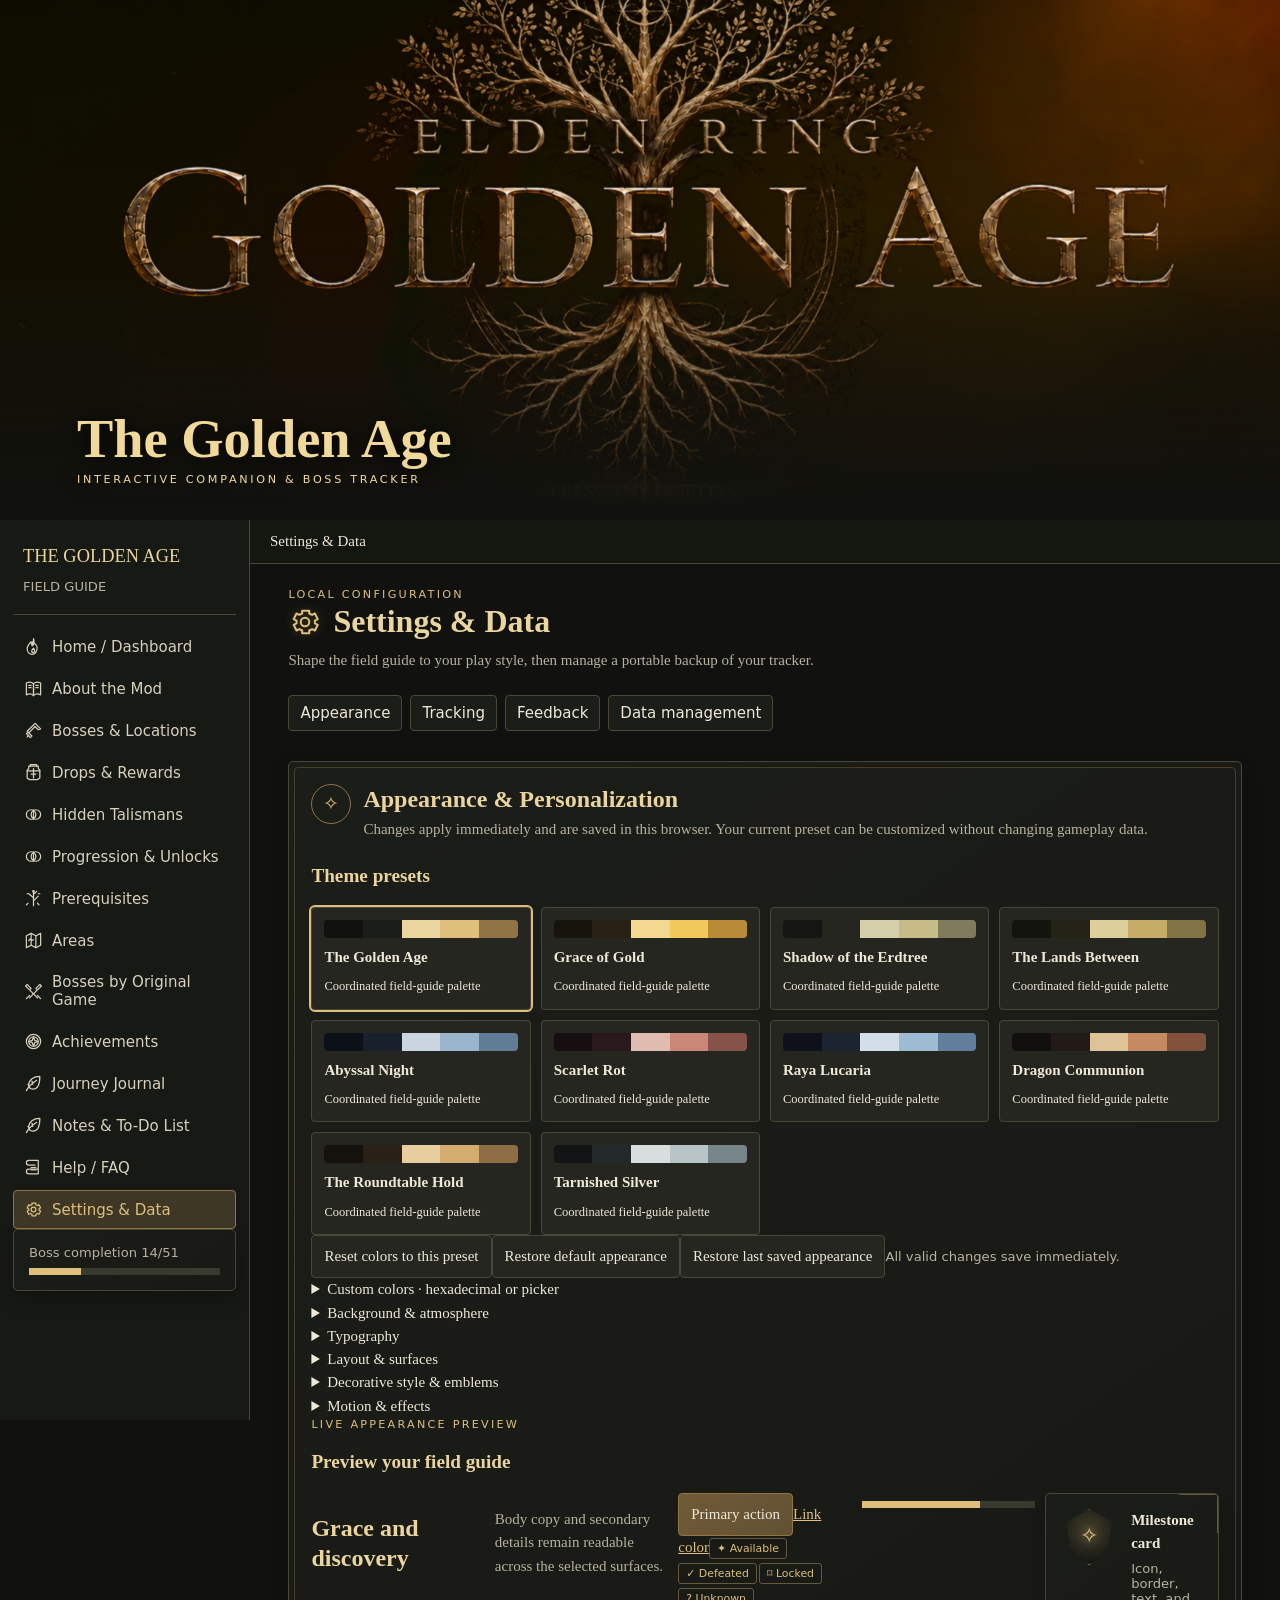
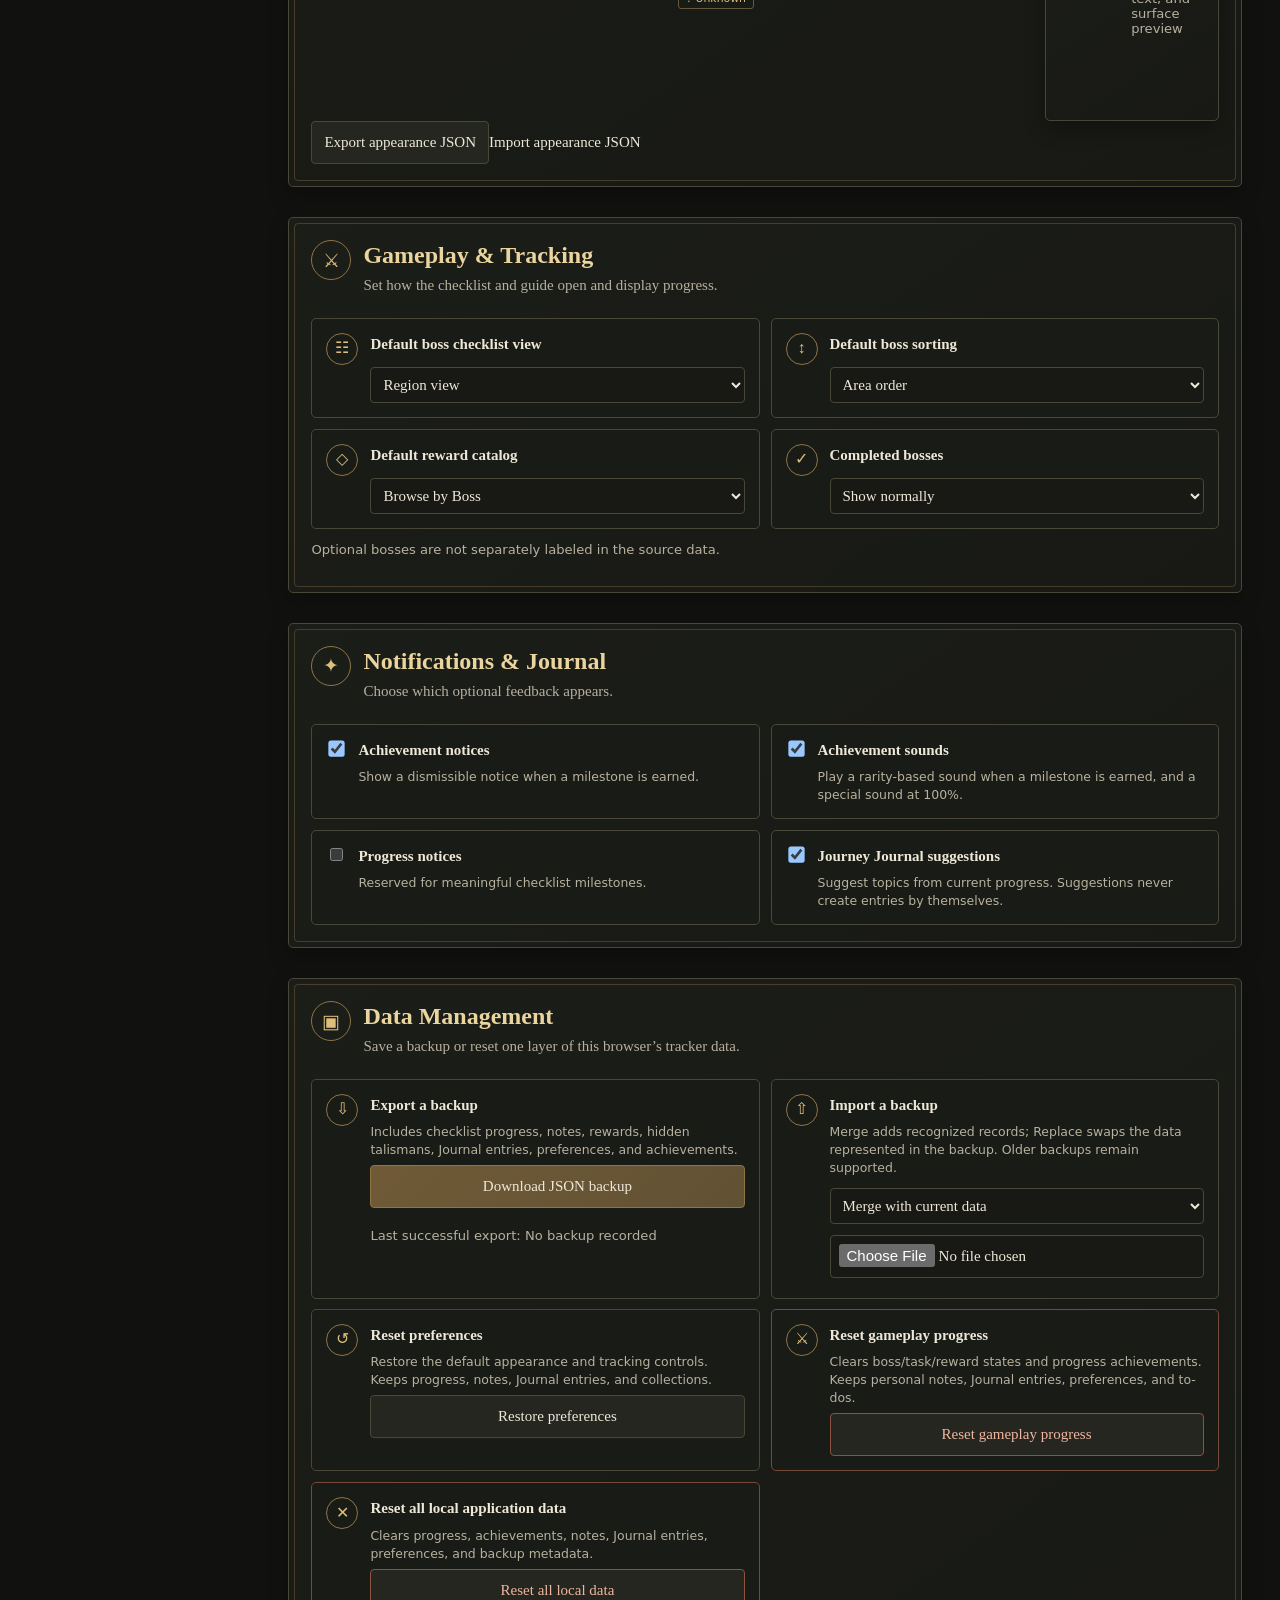
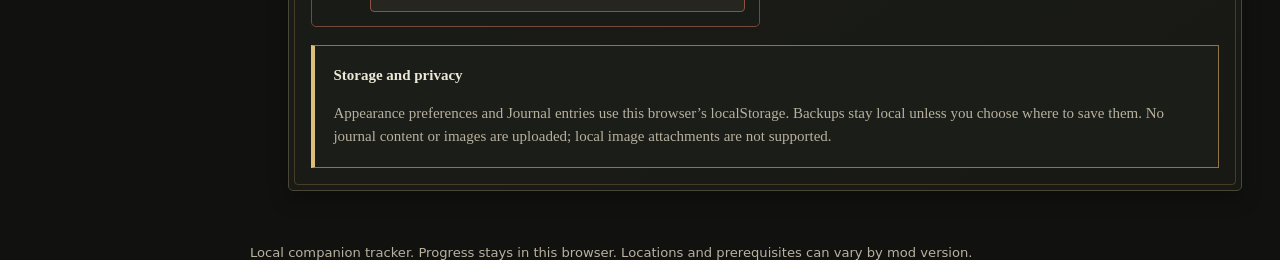
<file: settings.html>
<!doctype html>
<html lang="en">
<head>
  <meta charset="utf-8">
  <meta name="viewport" content="width=device-width, initial-scale=1">
  <meta name="theme-color" content="#11120f">
  <title>Settings & Data — The Golden Age</title>
  <link rel="stylesheet" href="app.css">
</head>
<body data-page="settings">
  <div class="hero">
    <div class="art" id="art"></div>
    <h1>The Golden Age<small>Interactive companion & boss tracker</small></h1>
  </div>
  <div class="layout">
    <aside id="side">
      <div class="brand">THE GOLDEN AGE<br><span class="small">FIELD GUIDE</span></div>
      <nav id="nav"></nav>
      <div class="panel small" id="progress"></div>
    </aside>
    <div class="overlay" id="overlay"></div>
    <div class="main">
      <div class="top">
        <button class="hamb" id="hamb">☰</button>
        <span id="pageLabel">Settings & Data</span>
      </div>
      <main class="content" id="view"></main>
      <footer class="small">Local companion tracker. Progress stays in this browser. Locations and prerequisites can vary by mod version.</footer>
    </div>
  </div>
  <script src="bosses-data.js"></script>
  <script src="app.js"></script>
  <script src="rewards-data.js"></script>
  <script src="talisman-data.js"></script>
  <script src="extras.js"></script>
</body>
</html>
</file>
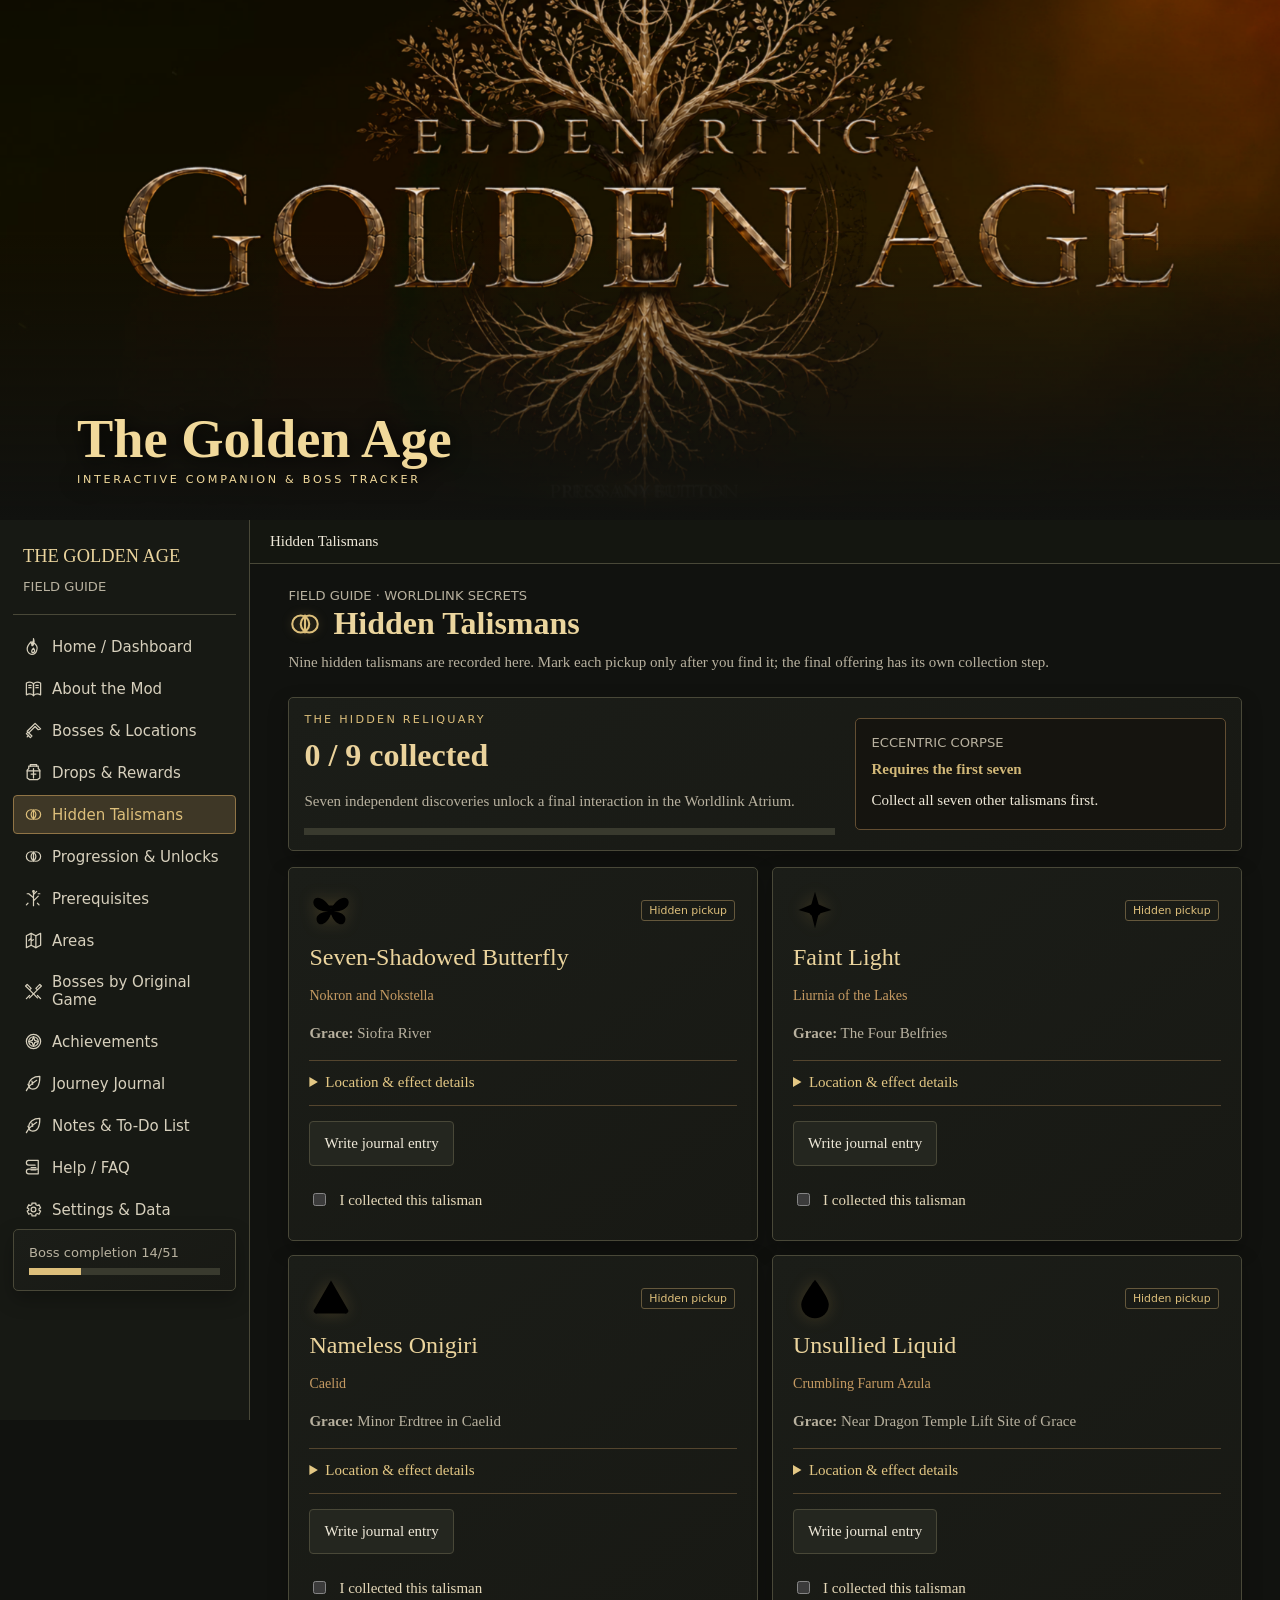
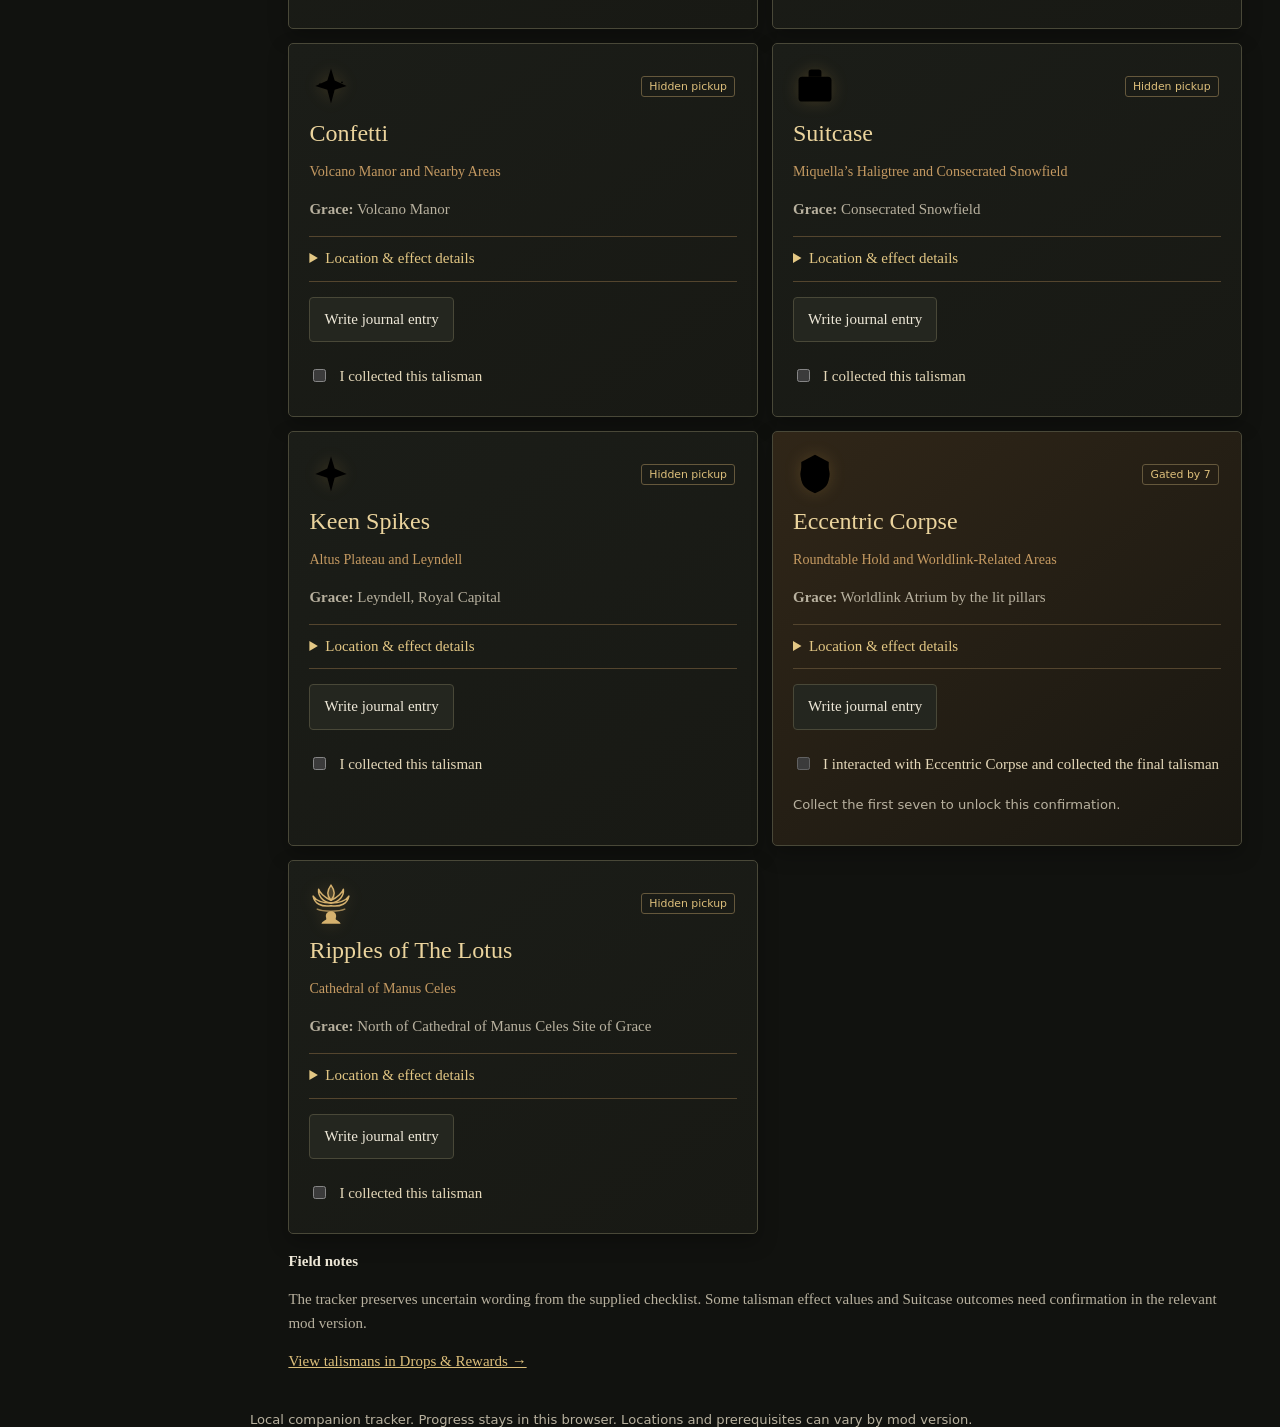
<file: talismans.html>
<!doctype html>
<html lang="en">
<head>
  <meta charset="utf-8">
  <meta name="viewport" content="width=device-width, initial-scale=1">
  <meta name="theme-color" content="#11120f">
  <title>Hidden Talismans — The Golden Age</title>
  <link rel="stylesheet" href="app.css">
</head>
<body data-page="talismans">
  <div class="hero">
    <div class="art" id="art"></div>
    <h1>The Golden Age<small>Interactive companion & boss tracker</small></h1>
  </div>
  <div class="layout">
    <aside id="side">
      <div class="brand">THE GOLDEN AGE<br><span class="small">FIELD GUIDE</span></div>
      <nav id="nav"></nav>
      <div class="panel small" id="progress"></div>
    </aside>
    <div class="overlay" id="overlay"></div>
    <div class="main">
      <div class="top">
        <button class="hamb" id="hamb">☰</button>
        <span id="pageLabel">Hidden Talismans</span>
      </div>
      <main class="content" id="view"></main>
      <footer class="small">Local companion tracker. Progress stays in this browser. Locations and prerequisites can vary by mod version.</footer>
    </div>
  </div>
  <script src="bosses-data.js"></script>
  <script src="app.js"></script>
  <script src="rewards-data.js"></script>
  <script src="talisman-data.js"></script>
  <script src="extras.js"></script>
</body>
</html>
</file>
<file: app.css>
:root {
  color-scheme: dark;
  --bg: #11120f;
  --panel: #1b1d18;
  --line: #494838;
  --text: #eee8d8;
  --muted: #b8b19f;
  --gold: #ddbf7b;
  --green: #9fc58a;
  --amber: #e2bc76;
}

* {
  box-sizing: border-box;
}

body {
  margin: 0;
  background: var(--bg);
  color: var(--text);
  font: 15px/1.55 Georgia, serif;
}

button,
input,
select,
textarea {
  font: inherit;
}

button,
select {
  color: var(--text);
  background: #24261f;
  border: 1px solid #635c40;
  padding: 9px 12px;
  border-radius: 4px;
  cursor: pointer;
}

button:hover {
  border-color: var(--gold);
  color: #f2dc9f;
}

button:focus-visible,
input:focus-visible,
select:focus-visible,
textarea:focus-visible,
a:focus-visible {
  outline: 2px solid var(--gold);
  outline-offset: 2px;
}

/* --- Interactive Checkbox & Card Animations --- */
input[type="checkbox"] {
  cursor: pointer;
  transition: transform 0.2s cubic-bezier(0.175, 0.885, 0.32, 1.275);
}

input[type="checkbox"]:checked {
  transform: scale(1.25);
}

@keyframes achievementUnlockPop {
  0% {
    transform: scale(0.95);
    opacity: 0;
  }
  50% {
    transform: scale(1.03);
    opacity: 1;
  }
  100% {
    transform: scale(1);
    opacity: 1;
  }
}

.hero {
  height: min(46vw, 520px);
  min-height: 250px;
  position: relative;
  overflow: hidden;
  background: #080903;
}

.art {
  position: absolute;
  inset: -5%;
  background: url('elden-ring-hero.png') center 48%/cover no-repeat;
  animation: fade 1.8s ease both;
  transition: transform 0.2s;
}

.hero:after {
  content: '';
  position: absolute;
  inset: 0;
  background: linear-gradient(0deg, #11120f, transparent 55%, #0003);
}

.hero h1 {
  position: absolute;
  z-index: 1;
  left: 6vw;
  bottom: 26px;
  color: #f1d99b;
  font-size: clamp(2rem, 5vw, 3.4rem);
  text-shadow: 0 2px 20px #000;
  animation: fade 1.2s 0.2s both;
}

.hero small {
  display: block;
  font: 0.7rem system-ui, sans-serif;
  letter-spacing: 0.24em;
  text-transform: uppercase;
}

@keyframes fade {
  from {
    opacity: 0;
    transform: scale(1.07);
  }
  to {
    opacity: 1;
    transform: scale(1);
  }
}

.layout {
  display: grid;
  grid-template-columns: 250px minmax(0, 1fr);
}

aside {
  height: 100vh;
  overflow: auto;
  position: sticky;
  top: 0;
  background: #171914;
  border-right: 1px solid var(--line);
  padding: 18px 13px;
}

.brand {
  color: var(--gold);
  font-size: 1.15rem;
  padding: 4px 10px 15px;
  border-bottom: 1px solid var(--line);
}

nav {
  display: grid;
  gap: 3px;
  margin-top: 12px;
}

nav a {
  display: block;
  text-decoration: none;
  background: transparent;
  border: 1px solid transparent;
  border-radius: 4px;
  padding: 9px 10px;
  color: #d7d0bd;
  font: 15px system-ui, sans-serif;
}

nav a.active {
  background: color-mix(in srgb, var(--gold2) 30%, var(--panel));
  border-color: var(--gold2);
  color: var(--gold);
}

nav a:hover {
  background: #25271f;
}

nav button {
  text-align: left;
  background: transparent;
  border-color: transparent;
  color: #d7d0bd;
}

nav button.active {
  background: #302e22;
  border-color: #63583b;
  color: #f0d797;
}

.meter {
  height: 7px;
  background: #393a2e;
  margin-top: 8px;
}

.meter i {
  height: 100%;
  display: block;
  background: linear-gradient(90deg, var(--gold2), var(--gold));
}

.main {
  min-width: 0;
}

.top {
  position: sticky;
  top: 0;
  background: #141610ed;
  backdrop-filter: blur(8px);
  padding: 10px 20px;
  border-bottom: 1px solid var(--line);
  z-index: 3;
  color: var(--gold);
}

.hamb {
  display: none;
}

.content {
  padding: 24px clamp(15px, 3vw, 40px);
  max-width: 1450px;
  margin: auto;
}

h1,
h2,
h3 {
  color: #ebd59e;
  line-height: 1.25;
}

h1 {
  margin: 0 0 8px;
}

p {
  color: var(--muted);
}

.grid {
  display: grid;
  grid-template-columns: repeat(auto-fit, minmax(min(100%, 225px), 1fr));
  gap: 12px;
}

.stat,
.panel,
.card,
.row {
  background: linear-gradient(145deg, #24251f, #191b16);
  border: 1px solid var(--line);
  border-radius: 5px;
  padding: 15px;
}

.stat b {
  display: block;
  font-size: 1.8rem;
  color: var(--gold);
}

.stat span,
.muted,
.small {
  color: var(--muted);
  font: 0.82rem system-ui, sans-serif;
}

.toolbar {
  display: flex;
  flex-wrap: wrap;
  gap: 8px;
  margin: 14px 0;
}

.toolbar input,
.toolbar select,
textarea {
  background: #171914;
  color: var(--text);
  border: 1px solid var(--line);
  padding: 10px;
  border-radius: 4px;
}

.search {
  flex: 1;
  min-width: 180px;
}

.area {
  margin: 24px 0;
}

.area h2 {
  border-bottom: 1px solid #907446;
  padding-bottom: 8px;
}

.cards {
  display: grid;
  grid-template-columns: repeat(auto-fit, minmax(min(100%, 320px), 1fr));
  gap: 12px;
}

.card {
  padding: 0;
  overflow: hidden;
}

.card.done {
  border-color: #70865b;
}

.head {
  display: flex;
  gap: 10px;
  align-items: flex-start;
  padding: 13px;
}

.check {
  width: 20px;
  height: 20px;
  accent-color: var(--green);
  flex-shrink: 0;
  margin-top: 3px;
}

.name {
  font-size: 1.06rem;
  color: #f0e4c1;
  font-weight: bold;
  cursor: pointer;
}

.badge,
.pill {
  display: inline-block;
  border: 1px solid #65583c;
  padding: 3px 7px;
  border-radius: 3px;
  font: 0.68rem system-ui, sans-serif;
  color: var(--gold);
  margin: 2px;
}

.badge {
  margin-left: auto;
  white-space: nowrap;
}

.green {
  color: var(--green);
}

.amber {
  color: var(--amber);
}

.body {
  padding: 0 14px 14px 44px;
  color: var(--muted);
  font-size: 0.91rem;
}

.body p {
  margin: 5px 0;
}

.reqs {
  border-top: 1px solid var(--line);
  margin-top: 10px;
  padding-top: 8px;
}

.req {
  display: flex;
  gap: 7px;
  margin: 7px 0;
  align-items: flex-start;
  font: 0.82rem system-ui, sans-serif;
}

.req input {
  accent-color: var(--green);
  margin-top: 3px;
}

.list {
  display: grid;
  gap: 8px;
}

textarea {
  width: 100%;
  min-height: 75px;
}

.note {
  display: grid;
  grid-template-columns: 140px 1fr auto;
  gap: 8px;
  padding: 10px;
  border-bottom: 1px solid var(--line);
}

.hidden {
  display: none !important;
}

.overlay {
  display: none;
}

@media (max-width: 800px) {
  .layout {
    grid-template-columns: 1fr;
  }
  aside {
    position: fixed;
    left: 0;
    top: 0;
    width: min(82vw, 290px);
    z-index: 6;
    transform: translateX(-110%);
    transition: transform 0.2s;
  }
  aside.open {
    transform: translateX(0);
  }
  .hamb {
    display: inline-block;
  }
  .overlay.show {
    display: block;
    position: fixed;
    inset: 0;
    background: #0009;
    z-index: 5;
  }
  .hero {
    height: 36vh;
    min-height: 220px;
  }
  .content {
    padding: 18px 13px;
  }
  .note {
    grid-template-columns: 1fr;
  }
}

@media (prefers-reduced-motion: reduce) {
  *,
  *:before,
  *:after {
    animation-duration: 0.01ms !important;
    transition-duration: 0.01ms !important;
    scroll-behavior: auto !important;
  }
}

.reward-grid {
  display: grid;
  grid-template-columns: repeat(auto-fit, minmax(min(100%, 270px), 1fr));
  gap: 10px;
  margin: 12px 0;
}

.reward-card {
  display: grid;
  grid-template-columns: 54px 1fr;
  gap: 10px;
  padding: 12px;
  background: linear-gradient(145deg, #25271f, #191b16);
  border: 1px solid var(--line);
  border-radius: 5px;
}

.reward-icon,
.boss-seal {
  width: 50px;
  height: 50px;
  display: grid;
  place-items: center;
  border: 1px solid #8c754c;
  background: radial-gradient(circle, #54472e, #1a1b16 70%);
  color: var(--gold);
  font-size: 1.45rem;
  border-radius: 50%;
  flex-shrink: 0;
}

.reward-icon.large {
  width: 72px;
  height: 72px;
  font-size: 2rem;
}

.reward-copy {
  min-width: 0;
}

.reward-title {
  font-weight: bold;
  color: #f0dfb5;
  cursor: pointer;
}

.reward-title:hover {
  color: var(--gold);
  text-decoration: underline;
}

.reward-boss {
  border: 1px solid var(--line);
  border-radius: 5px;
  padding: 12px;
  background: #1a1c17;
  margin: 8px 0;
}

.reward-boss summary {
  display: flex;
  align-items: center;
  gap: 9px;
  cursor: pointer;
  flex-wrap: wrap;
}

.reward-boss summary .badge {
  margin-left: auto;
}

.guide-dialog {
  max-width: 700px;
  width: calc(100% - 28px);
  background: #1b1d18;
  color: var(--text);
  border: 1px solid #907446;
  border-radius: 6px;
  padding: 22px;
}

.guide-dialog::backdrop {
  background: #000b;
}

.guide-dialog .close {
  float: right;
}

.chain {
  border: 1px solid var(--line);
}

.chain summary,
.task-guide summary {
  cursor: pointer;
}

.section-title {
  margin-top: 28px;
}

.task-guide label {
  display: inline;
}

.task-guide summary > label {
  cursor: pointer;
}

@media (max-width: 650px) {
  .reward-card {
    grid-template-columns: 42px 1fr;
  }
  .reward-icon {
    width: 40px;
    height: 40px;
    font-size: 1.15rem;
  }
  .reward-boss summary .badge {
    margin-left: 0;
  }
}

:root[data-theme="ashen"] {
  --bg: #151719;
  --panel: #202326;
  --line: #555b5e;
  --text: #f0f1ef;
  --muted: #c0c5c7;
  --gold: #bec5c8;
  --green: #a9c3b1;
  --amber: #d6c28d;
}

:root[data-theme="golden"] {
  --bg: #17130d;
  --panel: #241d13;
  --line: #6c5530;
  --gold: #f1c85a;
  --green: #a7d17f;
  --amber: #f0b95f;
}

:root[data-theme="contrast"] {
  --bg: #050606;
  --panel: #101313;
  --line: #a7a78a;
  --text: #fff;
  --muted: #e4e4d9;
  --gold: #ffe36e;
  --green: #aaff9c;
  --amber: #ffd273;
}

:root[data-accent="jade"] {
  --gold: #9bd3ad;
  --gold2: #527d61;
}

:root[data-accent="ember"] {
  --gold: #e99a72;
  --gold2: #9e583e;
}

:root[data-accent="ice"] {
  --gold: #9ed5e6;
  --gold2: #537f95;
}

:root[data-density="compact"] .card,
:root[data-density="compact"] .row {
  padding: 9px;
}

:root[data-density="compact"] .head {
  padding: 8px;
}

:root[data-density="compact"] .body {
  padding-bottom: 9px;
}

:root[data-density="compact"] .reward-card {
  padding: 8px;
  gap: 7px;
}

:root[data-density="compact"] .reward-boss {
  padding: 8px;
  margin: 5px 0;
}

:root[data-density="compact"] .task-guide {
  padding: 9px;
}

:root[data-images="off"] .boss-seal,
:root[data-images="off"] .emblem-mini,
:root[data-images="off"] .achievement-crest {
  display: none !important;
}

:root[data-animations="off"] *,
:root[data-animations="off"] *::before,
:root[data-animations="off"] *::after {
  animation: none !important;
  transition: none !important;
  scroll-behavior: auto !important;
}

.page-kicker {
  font: 0.7rem system-ui, sans-serif;
  letter-spacing: 0.2em;
  color: var(--gold);
  text-transform: uppercase;
}

.page-intro {
  max-width: 850px;
  margin: 6px 0 22px;
}

.settings-section {
  scroll-margin-top: 70px;
  margin: 30px 0;
  padding: 22px;
  border: 1px solid var(--line);
  border-radius: 7px;
  background: linear-gradient(
    145deg,
    color-mix(in srgb, var(--panel) 92%, var(--gold) 8%),
    var(--panel)
  );
  box-shadow: 0 9px 26px #0003;
  position: relative;
}

.settings-section:before {
  content: "";
  position: absolute;
  inset: 5px;
  border: 1px solid color-mix(in srgb, var(--gold2) 38%, transparent);
  border-radius: 4px;
  pointer-events: none;
}

.section-heading {
  display: flex;
  gap: 12px;
  align-items: flex-start;
  margin-bottom: 16px;
}

.section-heading > span {
  display: grid;
  place-items: center;
  width: 40px;
  height: 40px;
  border: 1px solid var(--gold2);
  border-radius: 50%;
  color: var(--gold);
  font-size: 1.2rem;
}

.section-heading h2 {
  margin: 0;
}

.section-heading p {
  margin: 4px 0;
}

.section-nav,
.quick-links {
  display: flex;
  gap: 8px;
  flex-wrap: wrap;
  margin: 14px 0;
}

.section-nav a,
.quick-links a {
  border: 1px solid var(--line);
  border-radius: 4px;
  padding: 8px 11px;
  text-decoration: none;
  background: var(--panel);
  color: var(--text);
}

.section-nav a:hover,
.quick-links a:hover {
  border-color: var(--gold);
  color: var(--gold);
}

.settings-grid {
  display: grid;
  grid-template-columns: repeat(auto-fit, minmax(min(100%, 300px), 1fr));
  gap: 11px;
}

.setting-card {
  display: flex;
  gap: 12px;
  align-items: flex-start;
  background: color-mix(in srgb, var(--panel) 92%, black);
  border: 1px solid var(--line);
  border-radius: 5px;
  padding: 14px;
  min-width: 0;
}

.setting-card > span:last-child,
.setting-card > div {
  display: grid;
  gap: 6px;
  min-width: 0;
  flex: 1;
}

.setting-card small {
  display: block;
  color: var(--muted);
  font: 0.78rem/1.45 system-ui, sans-serif;
}

.setting-card select,
.setting-card input[type="file"] {
  max-width: 100%;
  margin-top: 5px;
}

.setting-icon {
  width: 32px;
  height: 32px;
  display: grid;
  place-items: center;
  flex-shrink: 0;
  color: var(--gold);
  border: 1px solid var(--gold2);
  border-radius: 50%;
  font-size: 1rem;
}

.data-grid,
.reset-grid {
  margin: 10px 0;
}

.danger-card {
  border-color: #754a3b;
}

.danger {
  border-color: #8c5340;
  color: #f0b59e;
}

.primary {
  background: linear-gradient(
    135deg,
    color-mix(in srgb, var(--gold2) 78%, black),
    color-mix(in srgb, var(--panel) 40%, var(--gold2))
  );
  border-color: var(--gold2);
}

.notice.storage-notice {
  margin-top: 18px;
  padding: 18px;
  border: 1px solid var(--gold2);
  border-left: 4px solid var(--gold);
  background: var(--panel);
}

.notice.storage-notice p {
  margin-bottom: 0;
}

.success {
  color: var(--green);
}

.error {
  color: #f0a18b;
}

.achievement-overview {
  display: grid;
  grid-template-columns: minmax(160px, 1fr) minmax(200px, 2fr) minmax(90px, 0.7fr);
  gap: 18px;
  align-items: center;
  border: 1px solid var(--gold2);
  padding: 18px;
  border-radius: 6px;
  background: radial-gradient(
      ellipse at top left,
      #51432955,
      transparent 58%
    ),
    var(--panel);
  box-shadow: inset 0 0 0 3px #0002, 0 8px 25px #0004;
}

.achievement-total {
  display: flex;
  gap: 10px;
  align-items: center;
}

.achievement-total b {
  font-size: 1.5rem;
  color: var(--gold);
}

.achievement-total small {
  display: block;
  color: var(--muted);
  font: 0.8rem system-ui, sans-serif;
}

.large-seal,
.achievement-crest,
.emblem-mini,
.toast-seal {
  display: grid;
  place-items: center;
  color: var(--gold);
  background: radial-gradient(circle, #594a2a, #171914 72%);
  border: 1px solid var(--gold2);
  border-radius: 50%;
}

.large-seal {
  width: 54px;
  height: 54px;
  font-size: 1.6rem;
}

.meter-label {
  display: flex;
  justify-content: space-between;
  margin-bottom: 7px;
}

.meter-label b {
  color: var(--gold);
}

.recent-grid {
  margin: 16px 0;
}

.achievement-section {
  margin: 28px 0;
}

.achievement-grid {
  display: grid;
  grid-template-columns: repeat(auto-fit, minmax(min(100%, 310px), 1fr));
  gap: 12px;
}

.achievement-card {
  display: flex;
  gap: 14px;
  position: relative;
  padding: 15px;
  border: 1px solid var(--line);
  border-radius: 5px;
  background: linear-gradient(140deg, var(--panel), #141510);
  overflow: hidden;
}

.achievement-card:after {
  content: "";
  position: absolute;
  top: 0;
  right: 0;
  width: 38px;
  height: 38px;
  border-top: 1px solid var(--gold2);
  border-right: 1px solid var(--gold2);
  opacity: 0.65;
}

.achievement-card.earned {
  border-color: var(--gold2);
  box-shadow: inset 0 0 22px #b99a3716, 0 6px 18px #0003;
  animation: achievementUnlockPop 0.4s cubic-bezier(0.175, 0.885, 0.32, 1.275) forwards;
}

.achievement-card.locked-achievement {
  filter: saturate(0.55);
}

.achievement-crest {
  width: 48px;
  height: 48px;
  flex-shrink: 0;
  font-size: 1.25rem;
}

.earned .achievement-crest {
  box-shadow: 0 0 14px color-mix(in srgb, var(--gold) 35%, transparent);
}

.achievement-card-body {
  min-width: 0;
  flex: 1;
}

.achievement-card h3 {
  margin: 4px 0;
}

.achievement-card p {
  margin: 5px 0;
}

.achievement-progress {
  font: 0.75rem system-ui, sans-serif;
  color: var(--muted);
}

.achievement-progress .meter {
  margin: 5px 0;
}

.emblem-mini {
  display: inline-grid;
  width: 24px;
  height: 24px;
  margin-right: 6px;
  font-size: 0.8rem;
  vertical-align: middle;
}

.achievement-toast {
  position: fixed;
  right: 18px;
  bottom: 18px;
  z-index: 20;
  max-width: min(430px, calc(100vw - 36px));
  display: flex;
  align-items: center;
  gap: 12px;
  padding: 14px 42px 14px 14px;
  background: #222117;
  border: 1px solid var(--gold);
  box-shadow: 0 8px 35px #000b;
  border-radius: 6px;
  animation: toast-in 0.25s ease-out;
}

.achievement-toast button {
  position: absolute;
  right: 7px;
  top: 7px;
  padding: 2px 8px;
}

.toast-seal {
  width: 38px;
  height: 38px;
  flex-shrink: 0;
}

.achievement-toast b {
  color: var(--gold);
}

.achievement-toast div div {
  font: 0.8rem/1.4 system-ui, sans-serif;
}

.empty-state {
  margin: 20px 0;
  padding: 28px;
  text-align: center;
  border: 1px dashed var(--line);
  color: var(--muted);
}

@keyframes toast-in {
  from {
    opacity: 0;
    transform: translateY(8px);
  }
  to {
    opacity: 1;
    transform: translateY(0);
  }
}

.faq-searchbar {
  position: sticky;
  top: 46px;
  z-index: 2;
  background: var(--bg);
  padding: 8px 0;
}

.faq-section {
  margin: 24px 0;
}

.faq-section h2 {
  border-bottom: 1px solid var(--gold2);
  padding-bottom: 8px;
}

.faq-item {
  border: 1px solid var(--line);
  border-radius: 5px;
  background: var(--panel);
  margin: 8px 0;
  overflow: hidden;
}

.faq-item summary {
  cursor: pointer;
  list-style: none;
  padding: 13px 42px 13px 15px;
  color: var(--text);
  position: relative;
}

.faq-item summary::-webkit-details-marker {
  display: none;
}

.faq-item summary:after {
  content: "＋";
  position: absolute;
  right: 15px;
  color: var(--gold);
}

.faq-item[open] summary:after {
  content: "−";
}

.faq-item[open] summary {
  color: var(--gold);
  border-bottom: 1px solid var(--line);
}

.faq-answer {
  padding: 4px 15px;
}

.faq-answer p {
  margin: 10px 0;
}

.section-title {
  margin-top: 28px;
}

@media (max-width: 700px) {
  .achievement-overview {
    grid-template-columns: 1fr;
    gap: 12px;
  }
  .settings-section {
    padding: 15px;
  }
  .faq-searchbar {
    top: 43px;
  }
  .achievement-toast {
    right: 9px;
    bottom: 9px;
  }
  .achievement-card {
    padding: 12px;
  }
}

.nav-emblem {
  width: 19px;
  height: 19px;
  vertical-align: -4px;
  margin-right: 9px;
  fill: none;
  stroke: currentColor;
  stroke-width: 1.55;
  stroke-linecap: round;
  stroke-linejoin: round;
  flex: none;
}

.page-emblem {
  width: 34px;
  height: 34px;
  vertical-align: -7px;
  margin-right: 11px;
  fill: none;
  stroke: var(--gold);
  stroke-width: 1.45;
  stroke-linecap: round;
  stroke-linejoin: round;
  filter: drop-shadow(0 0 5px #d6ad5740);
}

nav a {
  display: flex;
  align-items: center;
}

.achievement-heading {
  display: flex;
  align-items: center;
  gap: 15px;
  margin: 8px 0 18px;
}

.achievement-heading h1 {
  margin: 0;
}

.achievement-heading .page-intro {
  margin: 5px 0;
  max-width: 900px;
}

.achievement-overview {
  grid-template-columns: repeat(5, minmax(100px, 1fr));
  gap: 13px;
}

.achievement-total {
  display: grid;
  gap: 2px;
  align-content: center;
}

.achievement-total b {
  font-size: 1.35rem;
}

.achievement-meter {
  grid-column: 1/-1;
}

.achievement-card {
  min-height: 228px;
}

.achievement-crest {
  width: 56px;
  height: 56px;
  position: relative;
  border-radius: 36% 36% 50% 50%;
  clip-path: polygon(50% 0, 91% 22%, 83% 77%, 50% 100%, 17% 77%, 9% 22%);
  outline: 1px solid var(--tier-color, var(--gold2));
  background: radial-gradient(
    circle at 50% 38%,
    color-mix(in srgb, var(--tier-color, var(--gold)) 24%, #171914),
    #171914 72%
  );
  color: var(--tier-color, var(--gold));
  font-size: 1.35rem;
  text-shadow: 0 1px 8px
    color-mix(in srgb, var(--tier-color, var(--gold)) 55%, transparent);
}

.tier-common {
  --tier-color: #b88b5a;
}

.tier-uncommon {
  --tier-color: #91ad78;
}

.tier-rare {
  --tier-color: #9bb2c2;
}

.tier-epic {
  --tier-color: #d5ad61;
}

.tier-legendary {
  --tier-color: #e6cf8c;
}

.tier-card-common {
  border-left: 3px solid #b88b5a;
}

.tier-card-uncommon {
  border-left: 3px solid #91ad78;
}

.tier-card-rare {
  border-left: 3px solid #9bb2c2;
}

.tier-card-epic {
  border-left: 3px solid #d5ad61;
}

.tier-card-legendary {
  border-left: 3px solid #e6cf8c;
}

.secret-achievement {
  background: radial-gradient(
    ellipse at top left,
    #31273a,
    #171914 74%
  );
  border-color: #75627d;
}

.secret-achievement .achievement-crest {
  --tier-color: #bda1cb;
}

.pin-achievement {
  font-size: 0.77rem;
  padding: 5px 8px;
  margin-top: 8px;
}

.pin-achievement:disabled {
  opacity: 0.5;
  cursor: not-allowed;
}

.showcase-panel h2,
.showcase-panel h3 {
  margin-top: 0;
}

.feature-achievement {
  display: flex;
  gap: 12px;
  align-items: flex-start;
}

.feature-achievement > div {
  flex: 1;
}

.feature-achievement p {
  margin: 4px 0;
}

.intel-button {
  padding: 5px 9px;
  font-size: 0.74rem;
  white-space: nowrap;
}

.head .intel-button {
  margin-left: auto;
}

.boss-pin[aria-pressed="true"] {
  color: var(--gold);
}

.intel-dialog {
  max-height: min(88vh, 900px);
  overflow: auto;
}

.intel-dialog h2 {
  font-size: 1.6rem;
  margin: 8px 0;
}

.intel-location {
  border-left: 2px solid var(--gold2);
  padding-left: 12px;
}

.intel-status-grid {
  display: flex;
  align-items: center;
  gap: 7px;
  flex-wrap: wrap;
  margin: 14px 0;
}

.intel-section {
  padding: 14px 0;
  border-top: 1px solid var(--line);
}

.intel-section h3 {
  margin: 0 0 9px;
}

.intel-section h4 {
  color: var(--gold);
  margin-bottom: 5px;
}

.intel-section ul {
  padding-left: 22px;
}

.intel-task-list label {
  font-family: system-ui, sans-serif;
}

.intel-rewards {
  display: grid;
  grid-template-columns: repeat(auto-fit, minmax(min(100%, 235px), 1fr));
  gap: 9px;
}

.intel-reward {
  border: 1px solid var(--line);
  border-radius: 4px;
  padding: 11px;
  background: #11130f;
}

.intel-reward p {
  margin: 6px 0;
}

.intel-note {
  border-left: 2px solid var(--gold2);
  padding: 5px 10px;
  background: #171914;
}

.intel-actions {
  display: flex;
  align-items: center;
  gap: 9px;
}

.button-link {
  display: inline-block;
  border: 1px solid var(--line);
  border-radius: 4px;
  padding: 8px 11px;
  color: var(--text);
  text-decoration: none;
}

.button-link:hover {
  border-color: var(--gold);
  color: var(--gold);
}

.intel-source {
  border-top: 1px dashed var(--line);
  padding-top: 10px;
}

@media (max-width: 900px) {
  .achievement-overview {
    grid-template-columns: repeat(3, minmax(90px, 1fr));
  }
  .achievement-total {
    min-height: 50px;
  }
}

@media (max-width: 560px) {
  .achievement-heading {
    align-items: flex-start;
  }
  .achievement-heading .large-seal {
    width: 42px;
    height: 42px;
    flex: none;
  }
  .achievement-overview {
    grid-template-columns: repeat(2, minmax(95px, 1fr));
    padding: 13px;
  }
  .achievement-meter {
    grid-column: 1/-1;
  }
  .achievement-card {
    min-height: 0;
    gap: 10px;
  }
  .achievement-crest {
    width: 44px;
    height: 48px;
  }
  .intel-dialog {
    padding: 15px;
  }
  .intel-actions {
    flex-wrap: wrap;
  }
}

.intel-portrait {
  float: right;
  width: 64px;
  height: 64px;
  display: grid;
  place-items: center;
  border: 1px solid var(--gold2);
  border-radius: 50%;
  color: var(--gold);
  background: radial-gradient(circle, #51432d, #171914 70%);
  font: 1.2rem Georgia, serif;
  box-shadow: inset 0 0 0 4px #0005;
}

.intel-portrait:after {
  content: "Portrait not cataloged";
  position: absolute;
  transform: translateY(45px);
  font: 0.6rem system-ui, sans-serif;
  color: var(--muted);
  white-space: nowrap;
}

.stat-link {
  color: inherit;
  text-decoration: none;
}

.stat-link:hover,
.dashboard-stat:hover {
  border-color: var(--gold, #c9a86a);
  transform: translateY(-2px);
}

.status-defeated {
  border-color: #766548;
}

.status-available {
  border-color: #74816a;
}

.status-locked {
  border-color: #725d47;
}

.status-unknown {
  border-color: #59606a;
}

.dashboard-hero {
  display: grid;
  grid-template-columns: minmax(0, 1.65fr) minmax(180px, 0.55fr);
  gap: 24px;
  align-items: end;
  padding: clamp(24px, 4vw, 54px);
  min-height: 290px;
  border: 1px solid #8d713f;
  border-radius: 8px;
  background: linear-gradient(
      90deg,
      rgba(14, 14, 10, 0.96),
      rgba(18, 15, 10, 0.76) 58%,
      rgba(17, 15, 10, 0.35)
    ),
    url('elden-ring-hero.png') center 44%/cover;
  color: #efe2c2;
  box-shadow: 0 16px 40px #0008;
}

.dashboard-hero h1 {
  font-size: clamp(2.2rem, 5vw, 4rem);
  margin: 0.25em 0;
}

.dashboard-hero-copy > p {
  max-width: 650px;
  font-size: 1.05rem;
}

.dashboard-actions,
.dashboard-links {
  display: flex;
  flex-wrap: wrap;
  gap: 10px;
  margin-top: 20px;
}

.button-link {
  display: inline-flex;
  align-items: center;
  justify-content: center;
  padding: 10px 14px;
  border: 1px solid #826b45;
  border-radius: 4px;
  color: #eddfc0;
  text-decoration: none;
  background: #24231c;
}

.button-link:hover {
  background: #393326;
}

.button-link.primary {
  background: #644229;
  border-color: #bd8c54;
}

.dashboard-progress {
  display: grid;
  gap: 8px;
  padding: 18px;
  background: #11120ddd;
  border: 1px solid #8d713f;
  border-radius: 6px;
}

.dashboard-progress > b {
  font: 2.8rem Georgia, serif;
  color: #e6b46c;
}

.dashboard-progress small {
  font-size: 1rem;
}

.dashboard-stats {
  display: grid;
  grid-template-columns: repeat(6, minmax(105px, 1fr));
  gap: 10px;
  margin: 16px 0;
}

.dashboard-stat {
  display: grid;
  gap: 5px;
  padding: 14px;
  border: 1px solid #51452f;
  border-radius: 5px;
  background: linear-gradient(145deg, #22231e, #171711);
  text-decoration: none;
  color: inherit;
  transition: 0.18s;
}

.dashboard-stat span {
  font-size: 0.82rem;
  color: #c9bea2;
}

.dashboard-stat b {
  font: 1.8rem Georgia, serif;
  color: #e9aa70;
}

.dashboard-columns {
  display: grid;
  grid-template-columns: 1fr 1fr;
  gap: 14px;
}

.dashboard-panel,
.dashboard-discoveries {
  padding: 20px;
  border: 1px solid #51452f;
  border-radius: 6px;
  background: linear-gradient(145deg, #21211b, #17150f);
}

.dashboard-panel h2,
.dashboard-discoveries h2 {
  margin: 0.3em 0;
  color: #ead29b;
}

.dashboard-next {
  padding-left: 22px;
}

.dashboard-next li {
  padding: 8px 0;
  border-bottom: 1px solid #423a29;
}

.dashboard-next a {
  display: grid;
  gap: 4px;
  text-decoration: none;
}

.dashboard-next a span {
  font-size: 0.82rem;
  color: #c7b995;
}

.dashboard-discoveries {
  display: grid;
  grid-template-columns: 1fr auto auto;
  gap: 18px;
  align-items: center;
  margin-top: 14px;
}

.discovery-seals {
  display: flex;
  gap: 6px;
}

.discovery-seal {
  display: grid;
  place-items: center;
  width: 32px;
  height: 32px;
  border: 1px solid #705c39;
  border-radius: 50%;
  color: #a99772;
}

.discovery-seal.is-collected {
  color: #ebc67a;
  background: #544328;
}

.dashboard-links {
  padding: 12px 0;
}

.dashboard-links a {
  color: #dbbd7a;
  margin-right: 10px;
}

.talisman-hero {
  display: grid;
  grid-template-columns: 1fr minmax(210px, 0.7fr);
  gap: 20px;
  align-items: center;
  background: linear-gradient(130deg, #202019, #17140f 65%, #392816);
  border-color: #80653a;
}

.talisman-hero h2 {
  color: #ead29b;
  font-size: 2rem;
  margin: 0.3em 0;
}

.talisman-final-state {
  display: grid;
  gap: 8px;
  padding: 16px;
  border: 1px solid #634e32;
  background: #15140f;
  border-radius: 5px;
}

.talisman-final-state b {
  color: #d2b878;
}

.talisman-final-state.is-ready {
  border-color: #9b8045;
  box-shadow: inset 0 0 20px #a47e2622;
}

.talisman-final-state.is-collected {
  border-color: #82916b;
}

.talisman-grid {
  display: grid;
  grid-template-columns: repeat(2, minmax(0, 1fr));
  gap: 14px;
  margin: 16px 0;
}

.talisman-card {
  padding: 20px;
  border: 1px solid #57482e;
  border-radius: 6px;
  background: linear-gradient(150deg, #24241e, #17150f);
  box-shadow: 0 8px 20px #0004;
}

.talisman-card.is-collected {
  border-color: #8a8558;
}

.talisman-card.talisman-final {
  background: linear-gradient(140deg, #302618, #191711);
}

.talisman-card h2 {
  margin: 0.5em 0 0.2em;
  color: #ebd49d;
  font: 1.5rem Georgia, serif;
}

.talisman-card-head {
  display: flex;
  justify-content: space-between;
  align-items: center;
}

.talisman-icon {
  width: 44px;
  height: 44px;
  color: #d5b16e;
  filter: drop-shadow(0 0 8px #d5a34c33);
}

.talisman-area {
  color: #c59a62;
  font-size: 0.88rem;
}

.talisman-details {
  margin: 14px 0;
  border-top: 1px solid #54452e;
  border-bottom: 1px solid #54452e;
  padding: 10px 0;
}

.talisman-details summary {
  cursor: pointer;
  color: #e3c784;
}

.talisman-details p {
  line-height: 1.55;
}

.talisman-check {
  display: flex;
  gap: 10px;
  align-items: flex-start;
  padding: 8px 0;
  color: #e5d8b9;
}

.talisman-check input {
  accent-color: #c6a55f;
  margin-top: 4px;
}

.talisman-dependency {
  margin-top: 24px;
}

.talisman-dependency-grid {
  display: grid;
  grid-template-columns: repeat(4, minmax(0, 1fr));
  gap: 8px;
  margin: 14px 0;
}

.talisman-dependency-item {
  padding: 9px;
  border: 1px solid #54452e;
  border-radius: 4px;
  color: #e1d4b4;
  text-decoration: none;
}

.talisman-dependency-item span {
  margin-right: 7px;
  color: #bf9f61;
}

.talisman-dependency-item.is-collected {
  border-color: #81835b;
}

.pill-ready {
  border-color: #988047;
}

.pill-done {
  border-color: #748360;
}

.about-feature-grid {
  display: grid;
  grid-template-columns: repeat(2, minmax(0, 1fr));
  gap: 14px;
  margin: 20px 0;
}

.about-feature-grid article {
  padding: 22px;
  border: 1px solid #55472f;
  border-radius: 6px;
  background: linear-gradient(145deg, #23231d, #17150f);
}

.about-feature-grid article > span {
  font-size: 1.8rem;
  color: #d6b36c;
}

.about-feature-grid h2 {
  color: #ebd49d;
}

.about-feature-grid a,
.about-guide a {
  color: #ddbc73;
}

.about-guide {
  line-height: 1.65;
}

.about-guide li {
  padding: 3px 0;
}

@media (max-width: 900px) {
  .dashboard-stats {
    grid-template-columns: repeat(3, minmax(0, 1fr));
  }
  .dashboard-hero {
    grid-template-columns: 1fr;
  }
  .dashboard-progress {
    max-width: 320px;
  }
  .dashboard-discoveries {
    grid-template-columns: 1fr;
  }
  .talisman-dependency-grid {
    grid-template-columns: repeat(2, minmax(0, 1fr));
  }
}

@media (max-width: 620px) {
  .dashboard-columns,
  .talisman-grid,
  .talisman-hero,
  .about-feature-grid {
    grid-template-columns: 1fr;
  }
  .dashboard-stats {
    grid-template-columns: repeat(2, minmax(0, 1fr));
  }
  .dashboard-hero {
    padding: 22px 18px;
    min-height: 0;
  }
  .dashboard-actions .button-link {
    flex: 1;
  }
  .discovery-seals {
    flex-wrap: wrap;
  }
  .talisman-dependency-grid {
    grid-template-columns: 1fr 1fr;
  }
}

:root {
  --bg: #11120f;
  --bg2: #181914;
  --panel: #1b1d18;
  --sidebar: #171914;
  --header: #141610;
  --text: #eee8d8;
  --muted: #b8b19f;
  --heading: #ebd59e;
  --gold: #ddbf7b;
  --gold2: #907446;
  --line: #494838;
  --button-bg: #24261f;
  --button-text: #eee8d8;
  --link: #ddbf7b;
  --progress: #ddbf7b;
  --success: #9fc58a;
  --warning: #e2bc76;
  --error: #e3987a;
  --locked: #a78673;
  --available: #a8c28b;
  --defeated: #94a875;
  --unknown: #C7BDC0;
  --font-heading: Georgia, serif;
  --font-body: Georgia, serif;
  --font-ui: system-ui, sans-serif;
  --base-size: 15px;
  --heading-scale: 1;
  --line-height: 1.55;
  --letter-spacing: 0;
  --sidebar-width: 250px;
  --content-width: 1450px;
  --panel-background: linear-gradient(145deg, var(--panel), var(--bg2));
  --theme-shadow: 0 8px 20px #0004;
}

body {
  background-color: var(--bg);
  color: var(--text);
  font-family: var(--font-body);
  font-size: var(--base-size);
  line-height: var(--line-height);
  letter-spacing: var(--letter-spacing);
}

h1,
h2,
h3,
h4,
.brand,
.page-emblem {
  font-family: var(--font-heading);
  color: var(--heading);
}

h1 {
  font-size: calc(2rem * var(--heading-scale));
}

h2 {
  font-size: calc(1.5rem * var(--heading-scale));
}

h3 {
  font-size: calc(1.2rem * var(--heading-scale));
}

.layout {
  grid-template-columns: var(--sidebar-width) minmax(0, 1fr);
}

aside {
  background: var(--sidebar);
}

.top {
  background: var(--header);
  color: var(--text);
}

.content {
  max-width: var(--content-width);
  width: 100%;
}

.main {
  min-width: 0;
}

a {
  color: var(--link);
}

button,
select,
.button-link {
  background: var(--button-bg);
  color: var(--button-text);
  border-color: var(--line);
  border-radius: var(--corner-radius, 4px);
}

button:hover,
.button-link:hover {
  filter: brightness(1.15);
}

button:focus-visible,
a:focus-visible,
input:focus-visible,
select:focus-visible,
textarea:focus-visible {
  outline: 2px solid var(--gold);
  outline-offset: 2px;
}

.card,
.row,
.panel,
.stat,
.reward-card,
.reward-boss,
.settings-section,
.achievement-card,
.talisman-card,
.dashboard-panel,
.dashboard-stat,
.dashboard-discoveries,
.appearance-preview-card {
  background: var(--panel-background);
  border-color: var(--line);
  border-radius: var(--corner-radius, 5px);
  box-shadow: var(--theme-shadow);
  color: var(--text);
}

.meter i,
.progress-bar {
  background: var(--progress);
}

.small,
.muted {
  color: var(--muted);
}

.green {
  color: var(--success) !important;
}

.amber {
  color: var(--warning) !important;
}

.pill.status-locked,
.status-locked .pill {
  border-color: var(--locked);
  color: var(--locked);
}

.pill.status-available,
.status-available .pill {
  border-color: var(--available);
  color: var(--available);
}

.pill.status-defeated,
.status-defeated .pill {
  border-color: var(--defeated);
  color: var(--defeated);
}

.pill.status-unknown,
.status-unknown .pill {
  border-color: var(--unknown);
  color: var(--unknown);
}

body[data-atmosphere="plain"] {
  background-image: none !important;
}

body[data-atmosphere="radial"] {
  background-image: radial-gradient(
    ellipse at 50% 0%,
    color-mix(in srgb, var(--gold) 11%, transparent),
    transparent 58%
  );
}

body[data-atmosphere="parchment"] .settings-section,
body[data-atmosphere="parchment"] .journal-entry {
  background: linear-gradient(
    145deg,
    color-mix(in srgb, var(--panel) 90%, #9c8053),
    var(--panel)
  );
}

body[data-atmosphere="ornate"] .settings-section,
body[data-atmosphere="ornate"] .journal-entry {
  border-style: double;
  border-width: 3px;
}

body[data-background-image="on"]::before {
  content: "";
  position: fixed;
  inset: -3%;
  z-index: -1;
  pointer-events: none;
  background: linear-gradient(
      rgba(0, 0, 0, var(--overlay-darkness)),
      rgba(0, 0, 0, var(--overlay-darkness))
    ),
    url('elden-ring-hero.png') var(--image-position) / var(--image-scale) auto
      no-repeat;
  opacity: var(--image-opacity);
  filter: blur(var(--background-blur));
}

body[data-corners="sharp"] {
  --corner-radius: 0px;
}

body[data-corners="slight"] {
  --corner-radius: 4px;
}

body[data-corners="rounded"] {
  --corner-radius: 12px;
}

body[data-borders="minimal"] .panel,
body[data-borders="minimal"] .settings-section,
body[data-borders="minimal"] .journal-entry {
  border-color: color-mix(in srgb, var(--line) 45%, transparent);
}

body[data-borders="ornate"] .panel,
body[data-borders="ornate"] .settings-section,
body[data-borders="ornate"] .journal-entry {
  border-style: double;
  border-width: 3px;
}

body[data-shadows="none"] {
  --theme-shadow: none;
}

body[data-shadows="pronounced"] {
  --theme-shadow: 0 14px 34px #0009;
}

body[data-card-style="flat"] {
  --panel-background: var(--panel);
}

body[data-card-style="layered"] {
  --panel-background: linear-gradient(145deg, var(--panel), var(--bg2));
}

body[data-card-style="gradient"] {
  --panel-background: linear-gradient(
    145deg,
    color-mix(in srgb, var(--panel) 88%, var(--gold)),
    var(--panel) 55%,
    var(--bg2)
  );
}

body[data-width="narrow"] .content {
  max-width: 950px;
}

body[data-width="wide"] .content {
  max-width: 1750px;
}

body[data-width="full"] .content {
  max-width: none;
}

body[data-nav-density="compact"] nav a {
  padding-block: 5px;
}

body[data-nav-density="spacious"] nav a {
  padding-block: 13px;
}

body[data-decorative="ornate"] h2 {
  border-bottom: 1px solid var(--line);
  padding-bottom: 0.35em;
}

body[data-decorative="minimal"] .page-emblem,
body[data-page-emblems="off"] .page-emblem,
body[data-page-emblems="off"] .nav-emblem {
  display: none;
}

body[data-icon-style="monochrome"] .nav-emblem,
body[data-icon-style="minimal"] .nav-emblem {
  filter: grayscale(1);
}

body[data-icon-style="bronze"] .nav-emblem {
  filter: sepia(0.7) saturate(0.8);
}

body[data-icon-style="ornate"] .nav-emblem {
  filter: drop-shadow(0 0 4px var(--gold));
}

body[data-density="compact"] .row,
body[data-density="compact"] .panel {
  padding: 10px;
}

body[data-density="spacious"] .row,
body[data-density="spacious"] .panel {
  padding: 22px;
}

body[data-animations="off"] *,
body[data-hover="off"] * {
  scroll-behavior: auto !important;
  animation: none !important;
  transition: none !important;
}

body[data-progress-motion="on"] .meter i {
  transition: width 0.5s ease;
}

body[data-appearance] .intel-section h3 {
  color: var(--heading);
}

.preset-grid {
  display: grid;
  grid-template-columns: repeat(auto-fit, minmax(175px, 1fr));
  gap: 10px;
}

.preset-card {
  display: grid;
  gap: 8px;
  text-align: left;
  padding: 12px;
  min-width: 0;
}

.preset-card.selected {
  outline: 2px solid var(--gold);
}

.preset-swatches {
  display: flex;
  height: 18px;
  overflow: hidden;
  border-radius: 4px;
}

.preset-swatches i {
  flex: 1;
}

.appearance-color-grid {
  display: grid;
  grid-template-columns: repeat(auto-fit, minmax(210px, 1fr));
  gap: 8px;
}

.appearance-color {
  display: grid;
  grid-template-columns: 1fr auto auto;
  align-items: center;
  gap: 8px;
  padding: 8px;
  border: 1px solid var(--line);
  border-radius: 4px;
}

.appearance-color label {
  min-width: 0;
}

.appearance-color input[type="color"] {
  width: 40px;
  height: 34px;
  padding: 2px;
}

.appearance-color input[type="text"] {
  width: 100px;
}

.appearance-color button {
  padding: 6px;
}

.appearance-preview {
  display: grid;
  grid-template-columns: repeat(auto-fit, minmax(170px, 1fr));
  gap: 10px;
}

.appearance-preview-card {
  padding: 14px;
  border: 1px solid var(--line);
}

.appearance-preview-card .preview-icon {
  color: var(--gold);
  font-size: 1.5rem;
}

.appearance-preview-card .preview-meter {
  height: 8px;
  background: var(--bg);
  border: 1px solid var(--line);
}

.appearance-preview-card .preview-meter i {
  display: block;
  width: 68%;
  height: 100%;
  background: var(--progress);
}

.appearance-preview-card .preview-badges {
  display: flex;
  gap: 5px;
  flex-wrap: wrap;
}

.appearance-preview-card .preview-badges span {
  border: 1px solid currentColor;
  border-radius: 12px;
  padding: 2px 7px;
  font-size: 0.75rem;
}

.setting-range {
  display: grid;
  grid-template-columns: 1fr auto;
  gap: 8px;
}

.appearance-live {
  color: var(--success);
}

.appearance-section-title {
  margin-top: 1.5em;
}

.setting-card {
  min-width: 0;
}

.settings-section input,
.settings-section select,
.settings-section textarea,
.journal-editor input,
.journal-editor select,
.journal-editor textarea {
  max-width: 100%;
  background: var(--bg2);
  color: var(--text);
  border: 1px solid var(--line);
  padding: 8px;
  border-radius: var(--corner-radius, 4px);
}

.journal-stats {
  display: grid;
  grid-template-columns: repeat(4, minmax(0, 1fr));
  gap: 10px;
  margin: 18px 0;
}

.journal-stats article {
  display: grid;
  gap: 4px;
  padding: 14px;
  border: 1px solid var(--line);
  border-radius: var(--corner-radius, 5px);
  background: var(--panel-background);
}

.journal-stats b {
  font: 1.8rem var(--font-heading);
  color: var(--gold);
}

.journal-stats span,
.journal-entry-meta {
  color: var(--muted);
}

.journal-actions {
  display: flex;
  gap: 10px;
  align-items: center;
  flex-wrap: wrap;
  margin: 15px 0 24px;
}

.journal-actions label {
  margin-left: auto;
}

.journal-section {
  margin-top: 20px;
}

.journal-filters {
  align-items: center;
}

.journal-filters .search {
  flex: 1;
  min-width: 230px;
}

.journal-entries {
  display: grid;
  gap: 12px;
  border-left: 1px solid var(--line);
  padding-left: 18px;
  margin-left: 8px;
}

.journal-entry {
  position: relative;
  padding: 18px;
  border: 1px solid var(--line);
  border-radius: var(--corner-radius, 5px);
  background: var(--panel-background);
}

.journal-entry::before {
  content: "";
  position: absolute;
  width: 11px;
  height: 11px;
  border-radius: 50%;
  background: var(--gold);
  border: 3px solid var(--bg);
  left: -25px;
  top: 24px;
}

.journal-entry.is-pinned {
  border-color: var(--gold);
}

.journal-entry h3 {
  margin: 0.5em 0;
  color: var(--heading);
}

.journal-entry-text {
  white-space: normal;
  overflow-wrap: anywhere;
}

.journal-entry-meta,
.journal-entry-actions,
.journal-tags {
  display: flex;
  gap: 8px;
  align-items: center;
  flex-wrap: wrap;
}

.journal-entry-actions {
  margin-top: 12px;
}

.journal-entry-actions .danger {
  color: var(--error);
}

.journal-tags button {
  border: 0;
  padding: 2px 5px;
  background: transparent;
  color: var(--link);
}

.journal-entries.is-list {
  border-left: 0;
  padding: 0;
  margin: 0;
  grid-template-columns: repeat(auto-fit, minmax(270px, 1fr));
}

.journal-entries.is-list .journal-entry::before {
  display: none;
}

.journal-editor-wrap:not([hidden]) {
  margin: 18px 0;
}

.journal-editor {
  padding: 20px;
  border: 1px solid var(--gold2);
  border-radius: var(--corner-radius, 6px);
  background: var(--panel);
}

.journal-editor-heading,
.journal-form-actions {
  display: flex;
  justify-content: space-between;
  align-items: center;
  gap: 10px;
}

.journal-form-grid {
  display: grid;
  grid-template-columns: repeat(2, minmax(0, 1fr));
  gap: 12px;
}

.journal-form-grid label {
  display: grid;
  gap: 5px;
  min-width: 0;
}

.journal-form-grid .journal-wide {
  grid-column: 1/-1;
}

.journal-form-grid textarea {
  resize: vertical;
}

.journal-suggestions {
  padding: 16px;
  border: 1px solid var(--line);
  border-radius: var(--corner-radius, 5px);
}

.journal-suggestion-grid {
  display: grid;
  grid-template-columns: repeat(auto-fit, minmax(190px, 1fr));
  gap: 8px;
}

.journal-suggestion-grid article {
  display: grid;
  gap: 8px;
  padding: 10px;
  border: 1px solid var(--line);
  border-radius: 4px;
}

@media (max-width: 760px) {
  .layout {
    grid-template-columns: 1fr;
  }
  .journal-stats {
    grid-template-columns: repeat(2, minmax(0, 1fr));
  }
  .journal-form-grid {
    grid-template-columns: 1fr;
  }
  .journal-form-grid .journal-wide {
    grid-column: auto;
  }
  .journal-actions label {
    margin-left: 0;
  }
  .appearance-color-grid {
    grid-template-columns: 1fr;
  }
}

.settings-grid,
.settings-grid > * {
  min-width: 0;
}

.setting-card {
  min-width: 0;
  overflow-wrap: anywhere;
}

.setting-card > span {
  min-width: 0;
  max-width: 100%;
}

.setting-card input,
.setting-card select,
.setting-card textarea {
  max-width: 100%;
  min-width: 0;
  box-sizing: border-box;
}

@keyframes achievement-arrive {
  0% {
    opacity: 0.55;
    transform: translateY(8px);
    box-shadow: 0 0 0 transparent;
  }
  100% {
    opacity: 1;
    transform: translateY(0);
    box-shadow: var(--theme-shadow);
  }
}

body[data-achievement-motion="on"] .achievement-card.earned {
  animation: achievement-arrive 0.45s ease-out both;
}

@media (prefers-reduced-motion: reduce) {
  *,
  *::before,
  *::after {
    scroll-behavior: auto !important;
    animation-duration: 0.01ms !important;
    animation-iteration-count: 1 !important;
    transition-duration: 0.01ms !important;
  }
}
</file>
